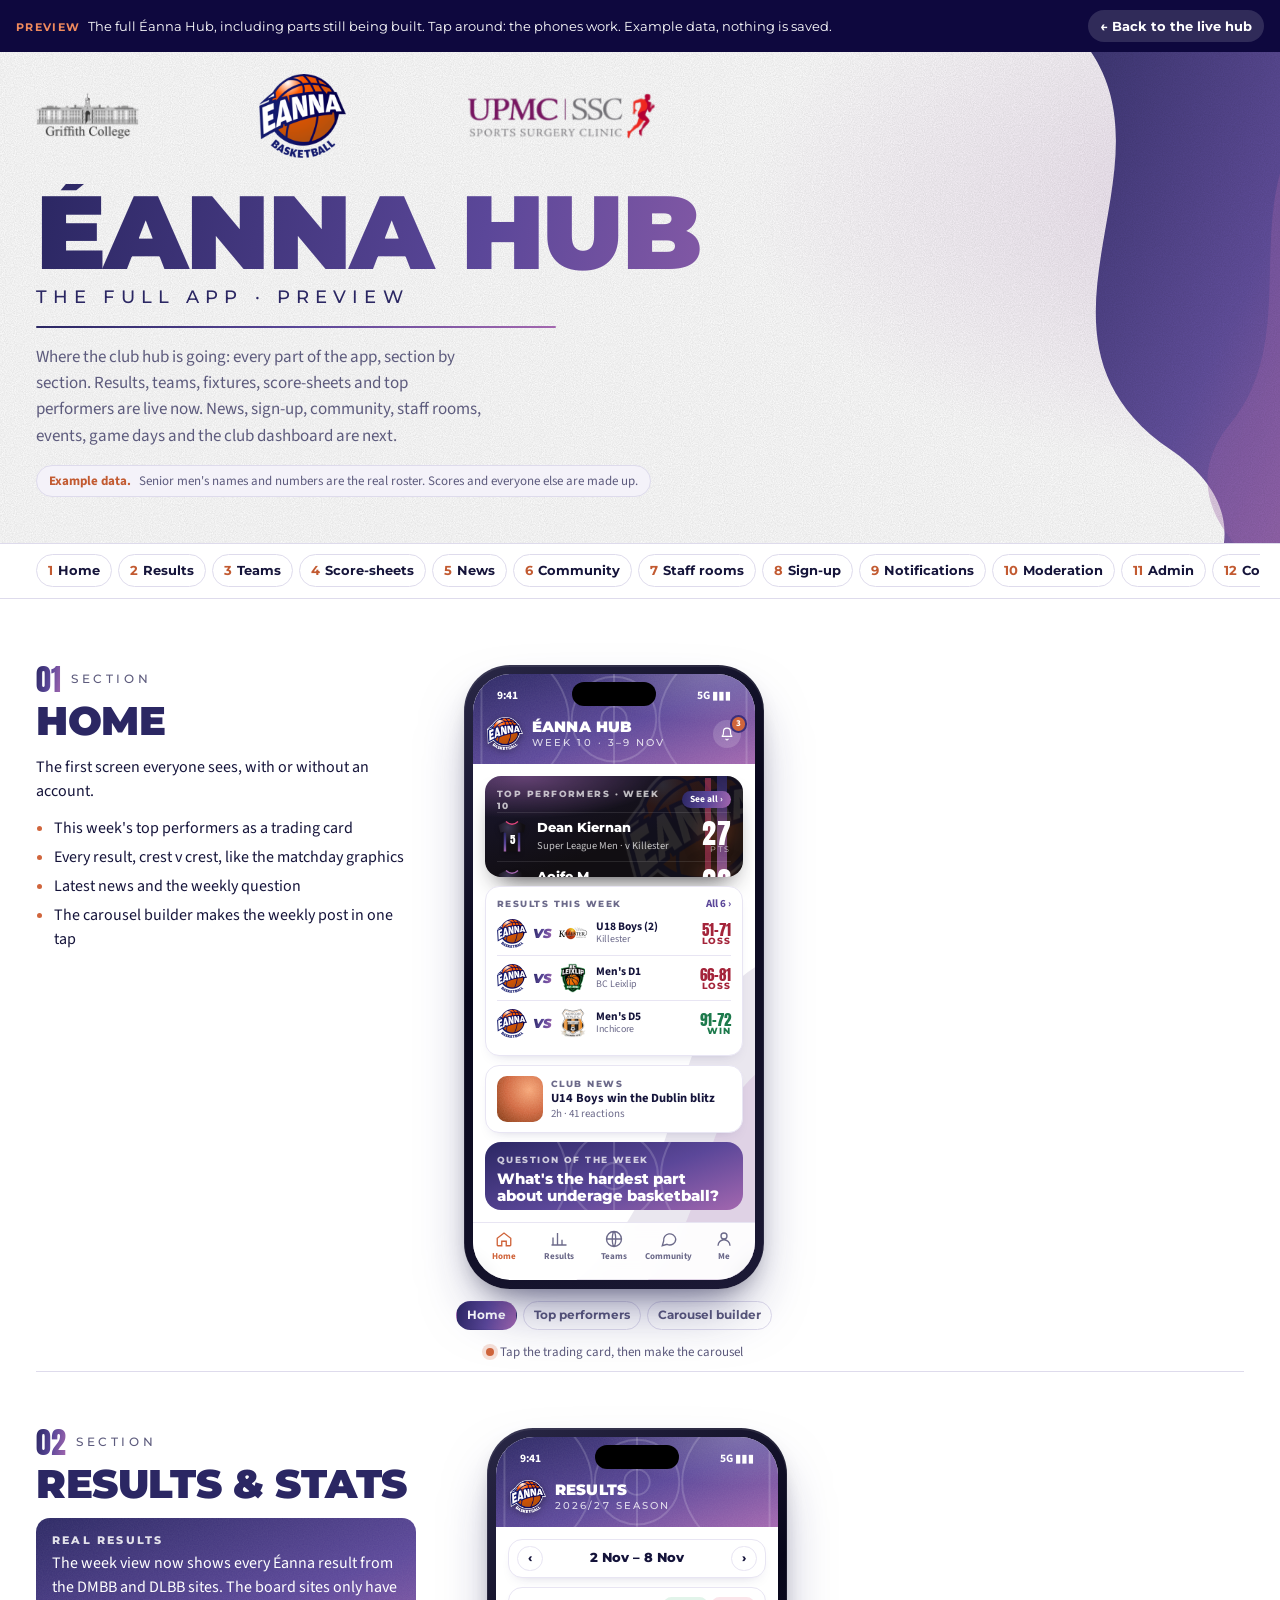
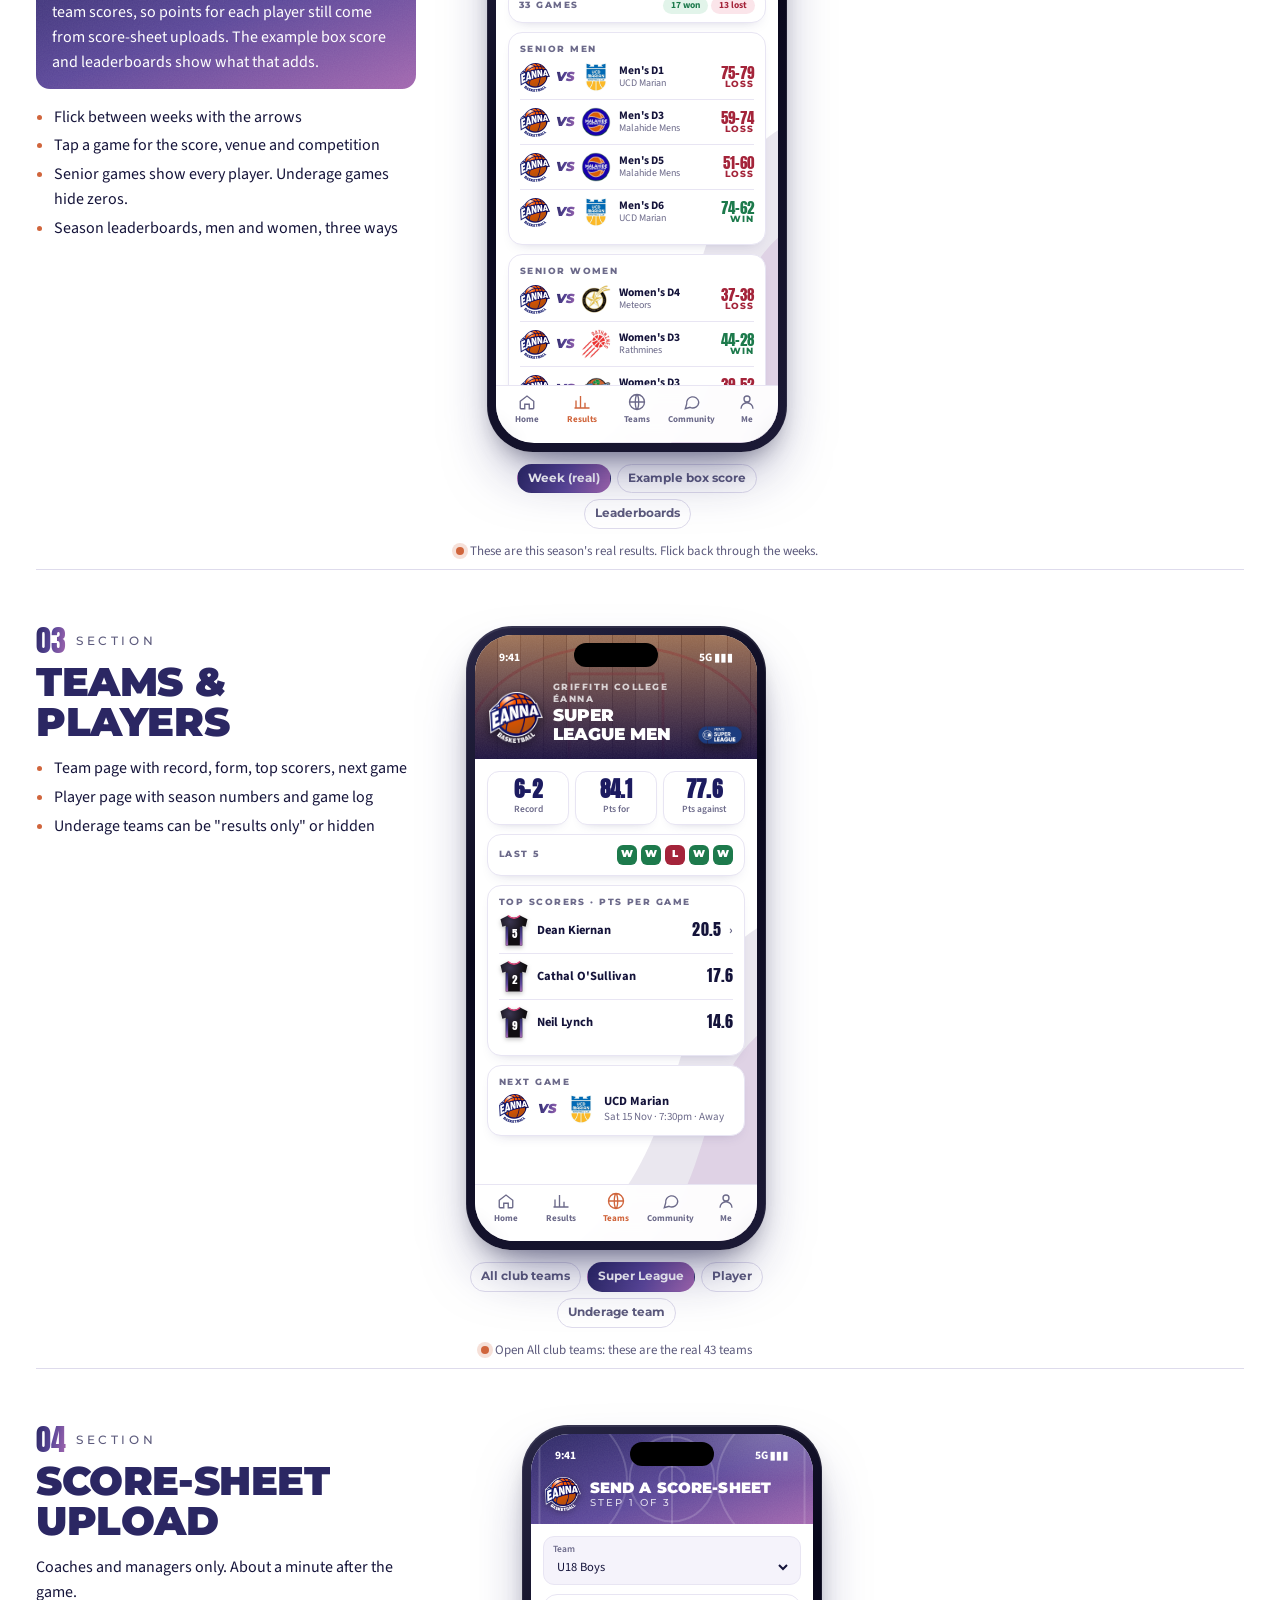
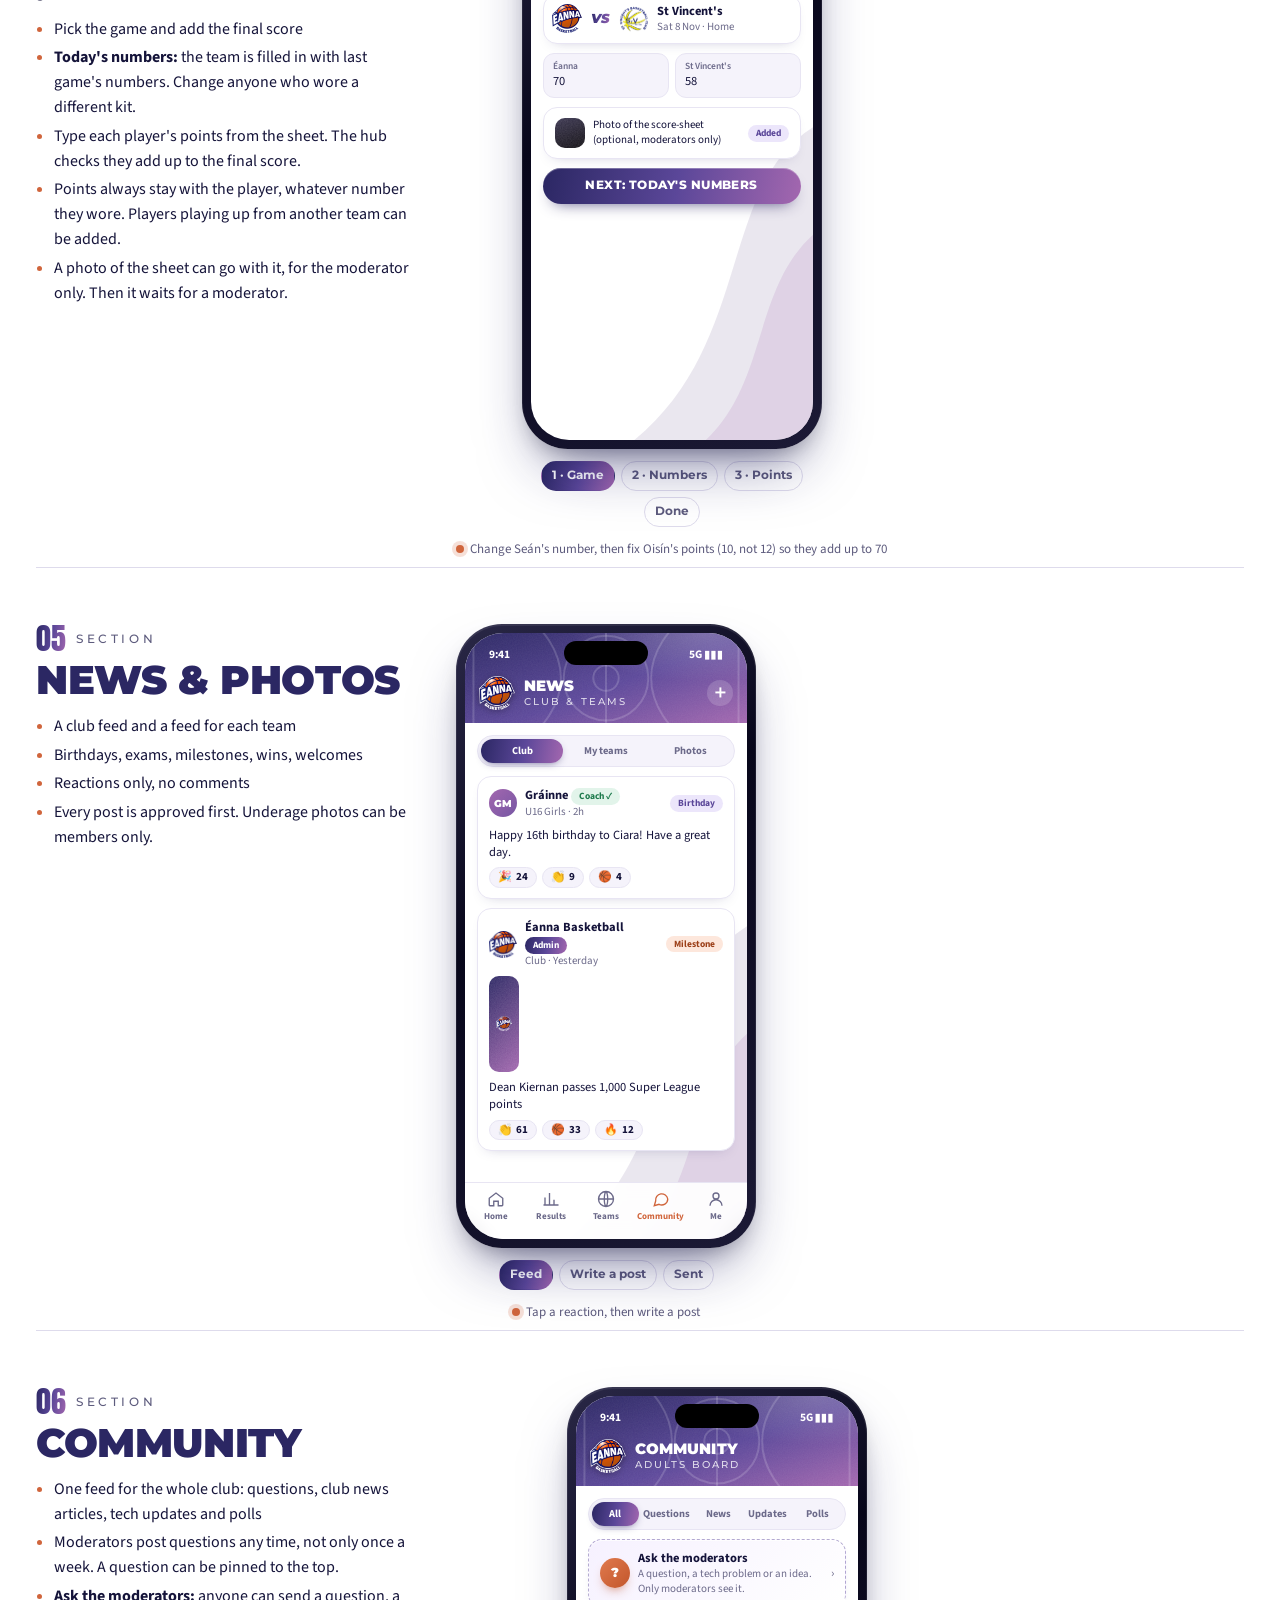
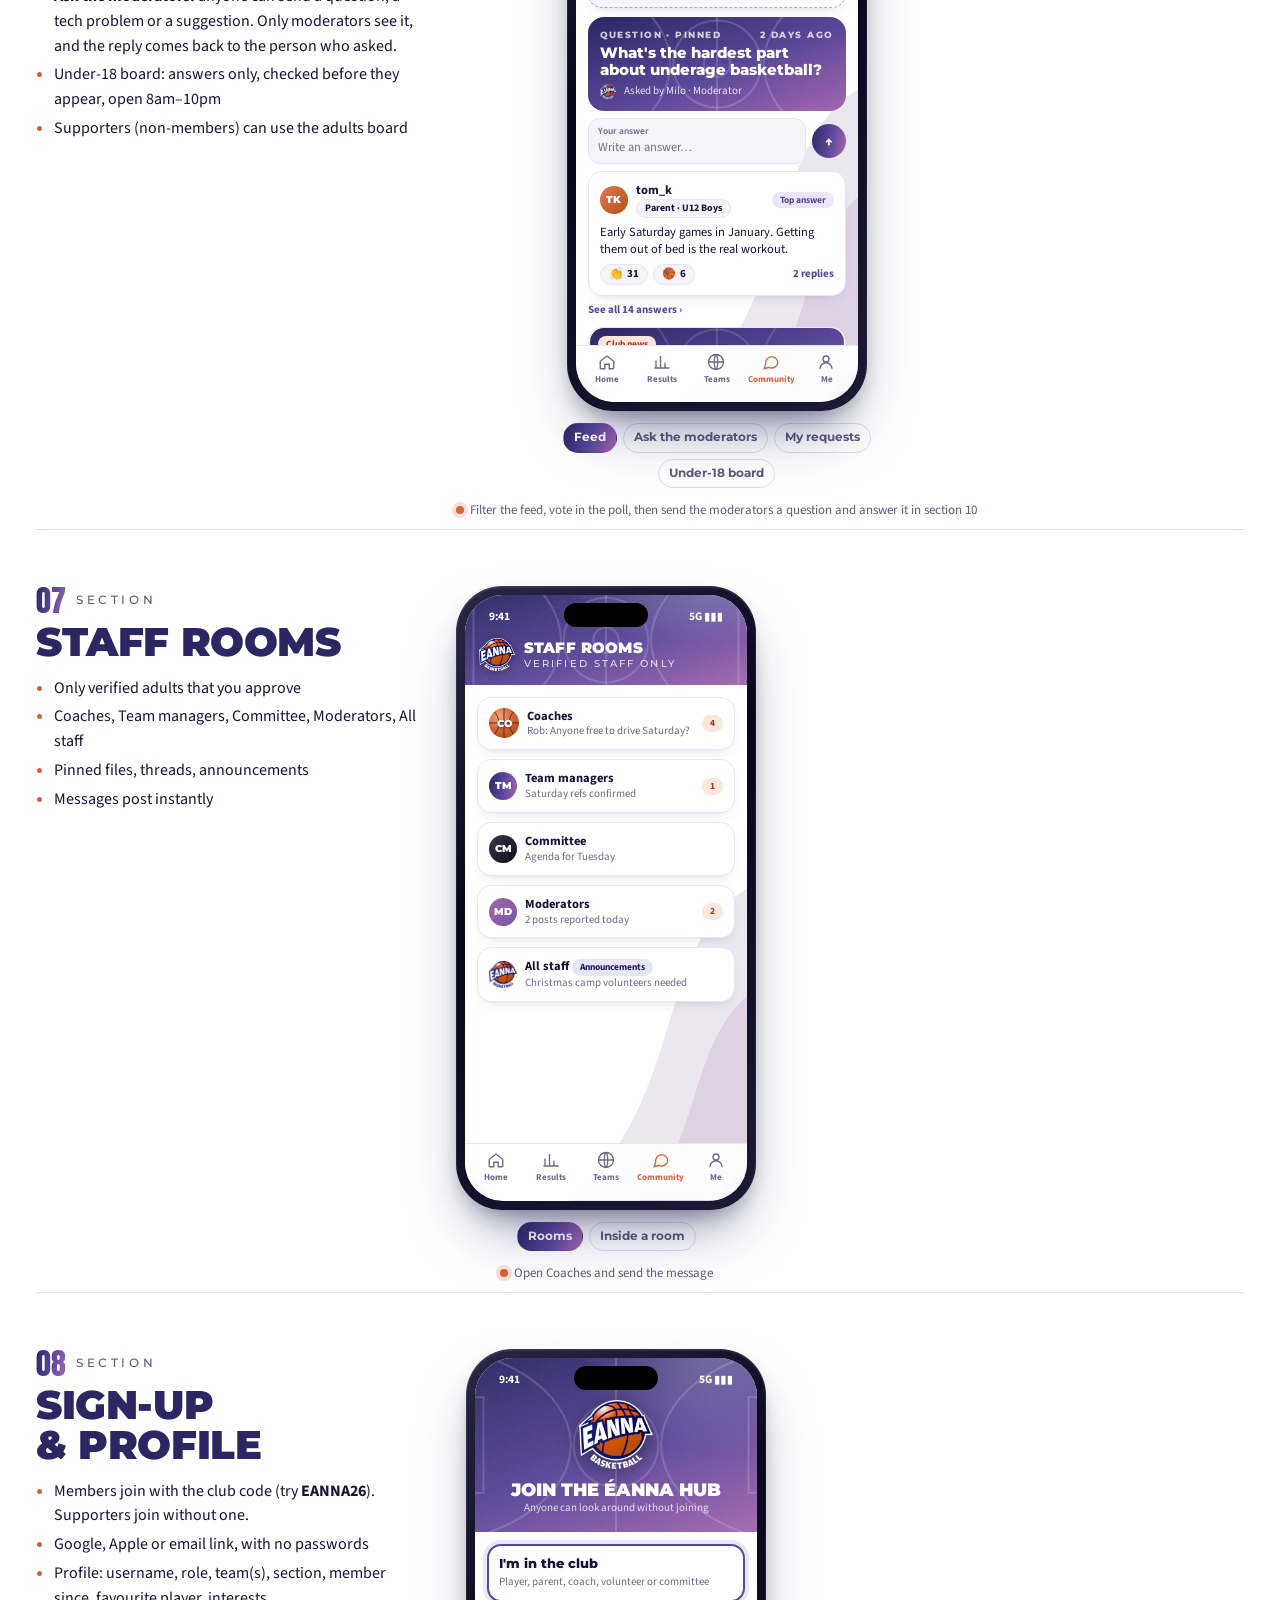
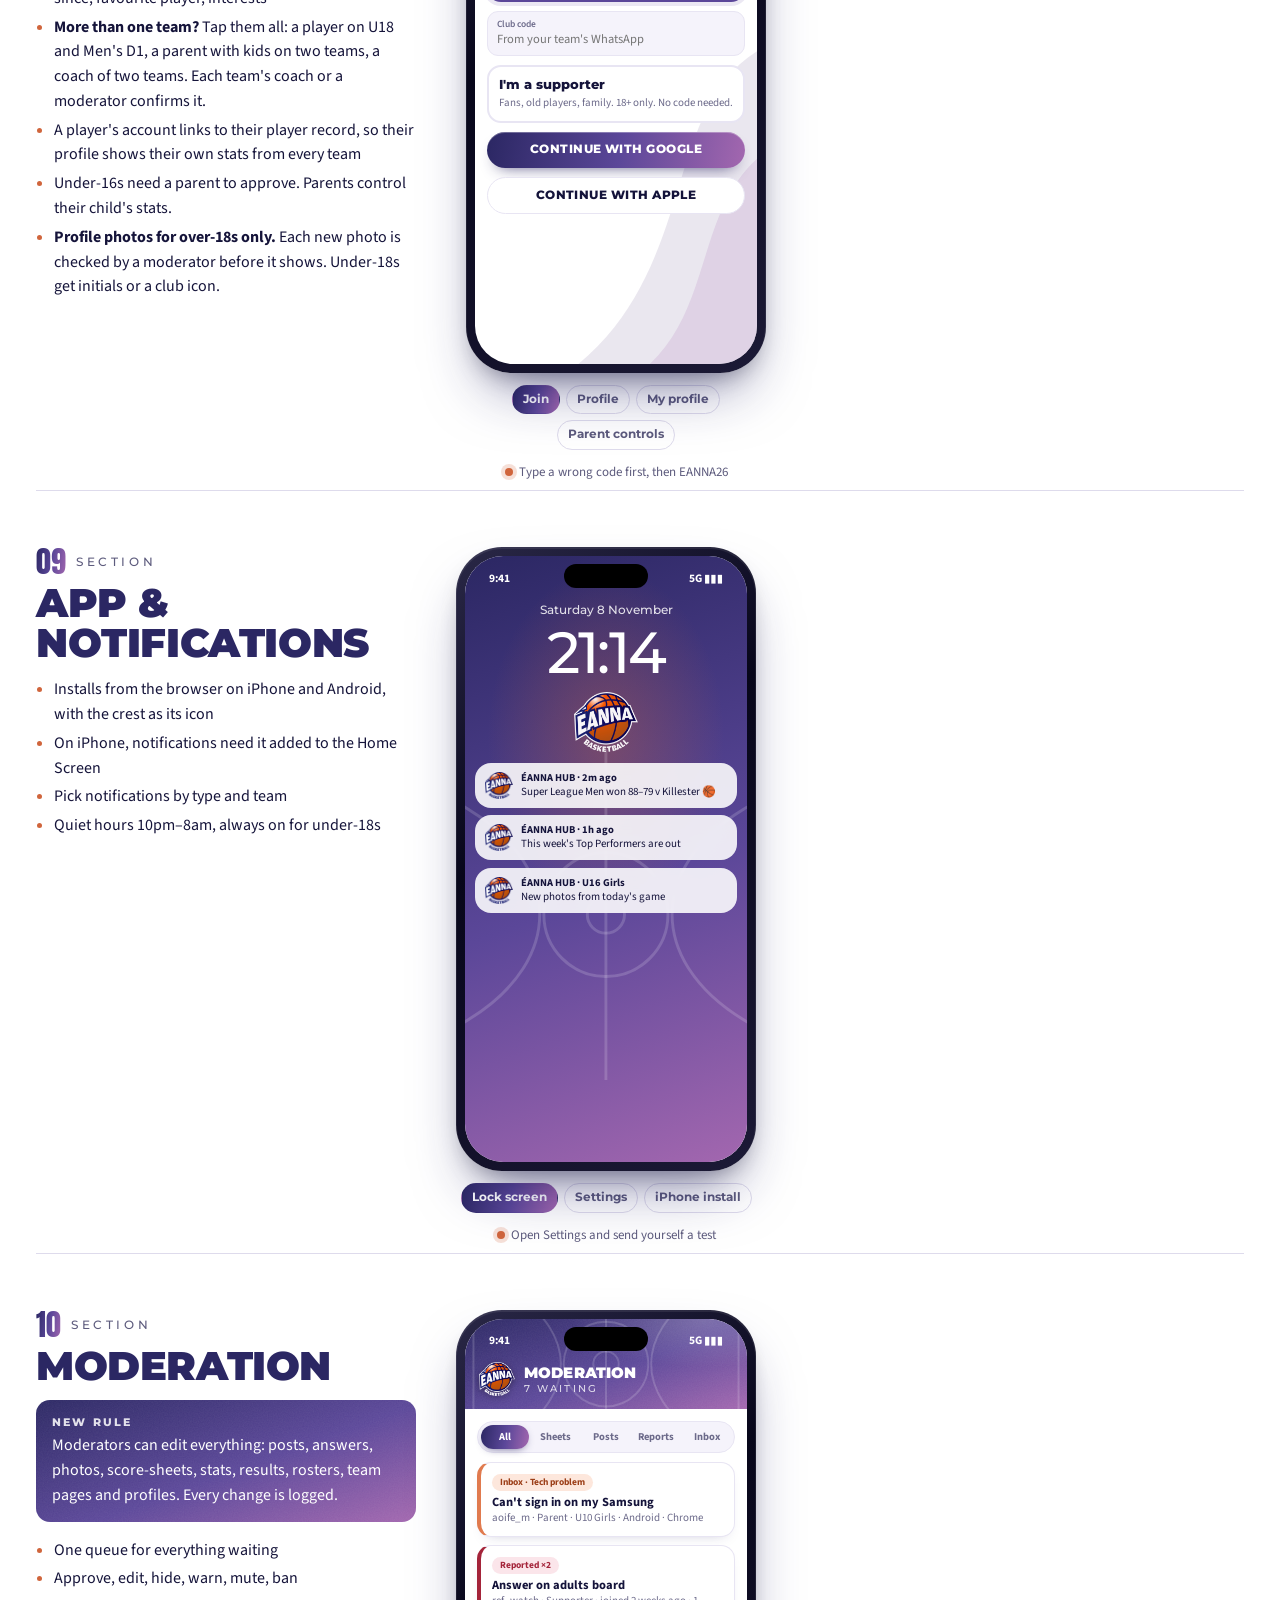
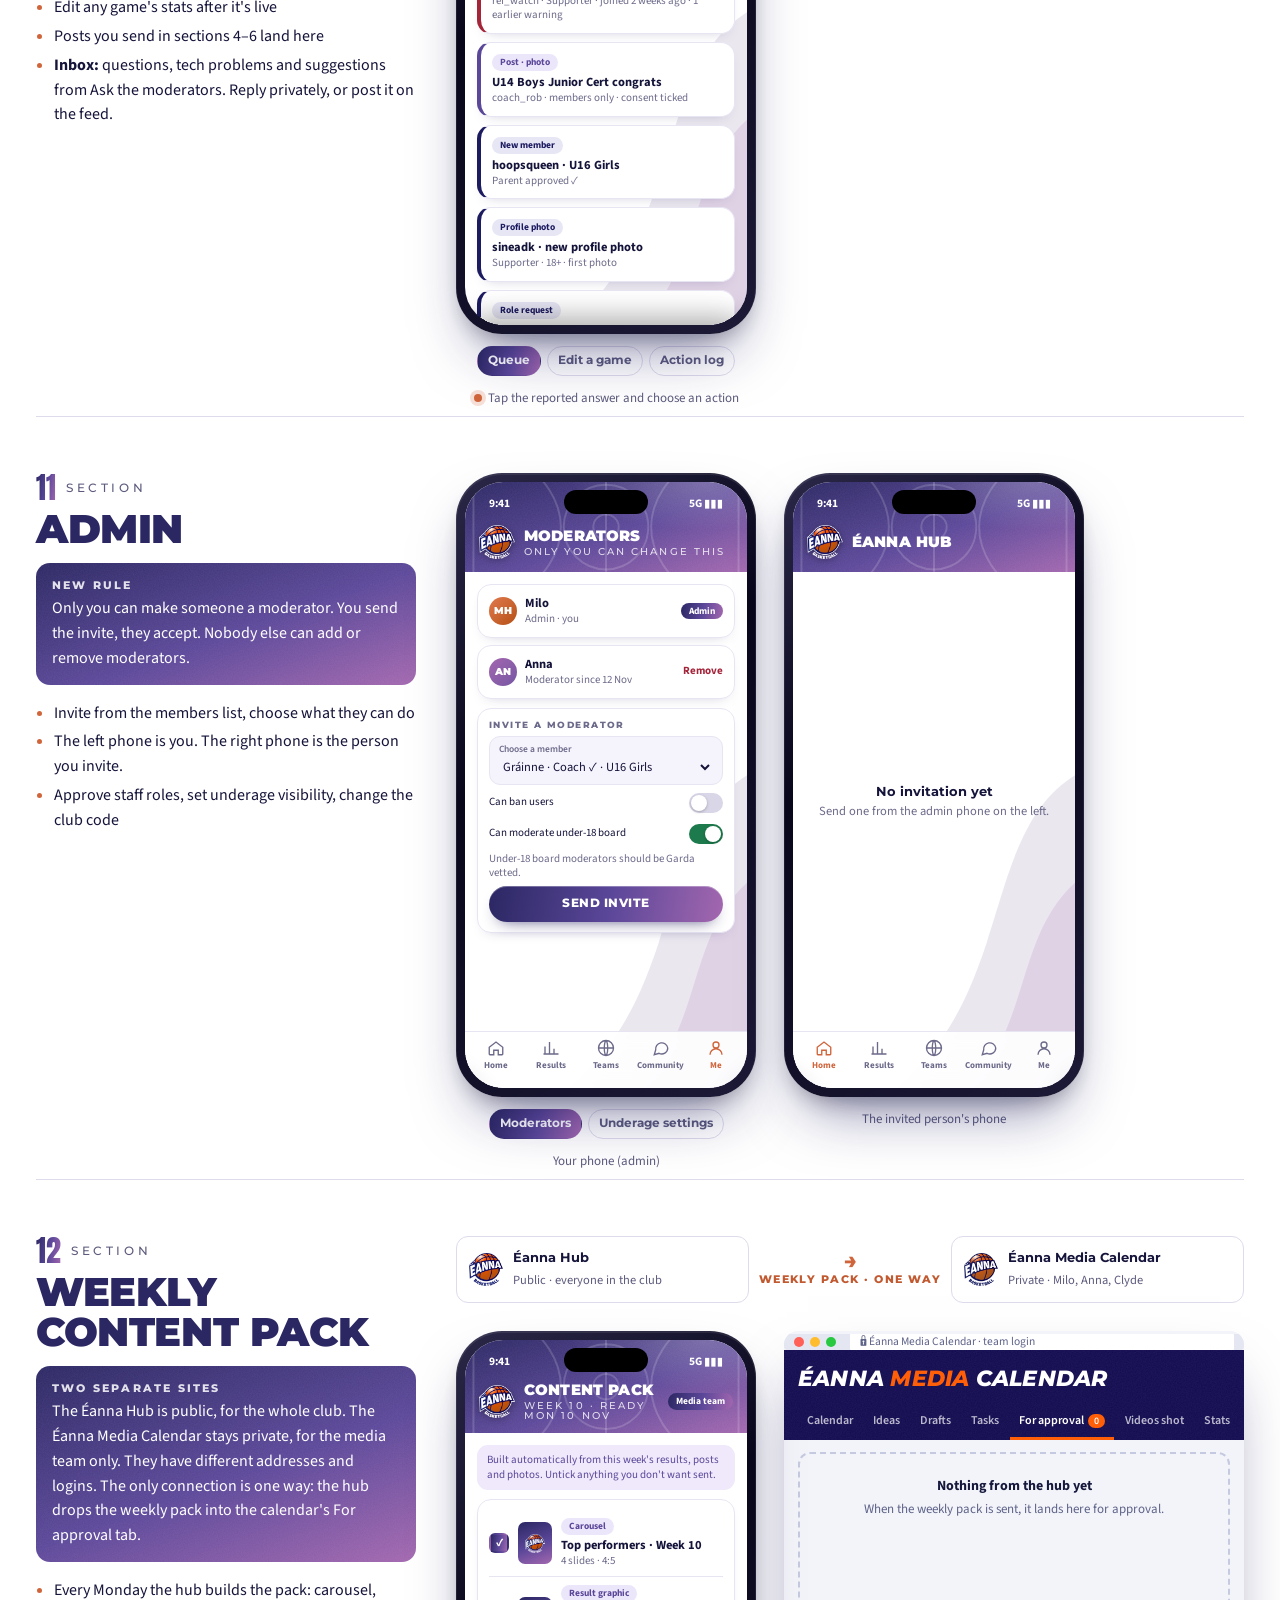
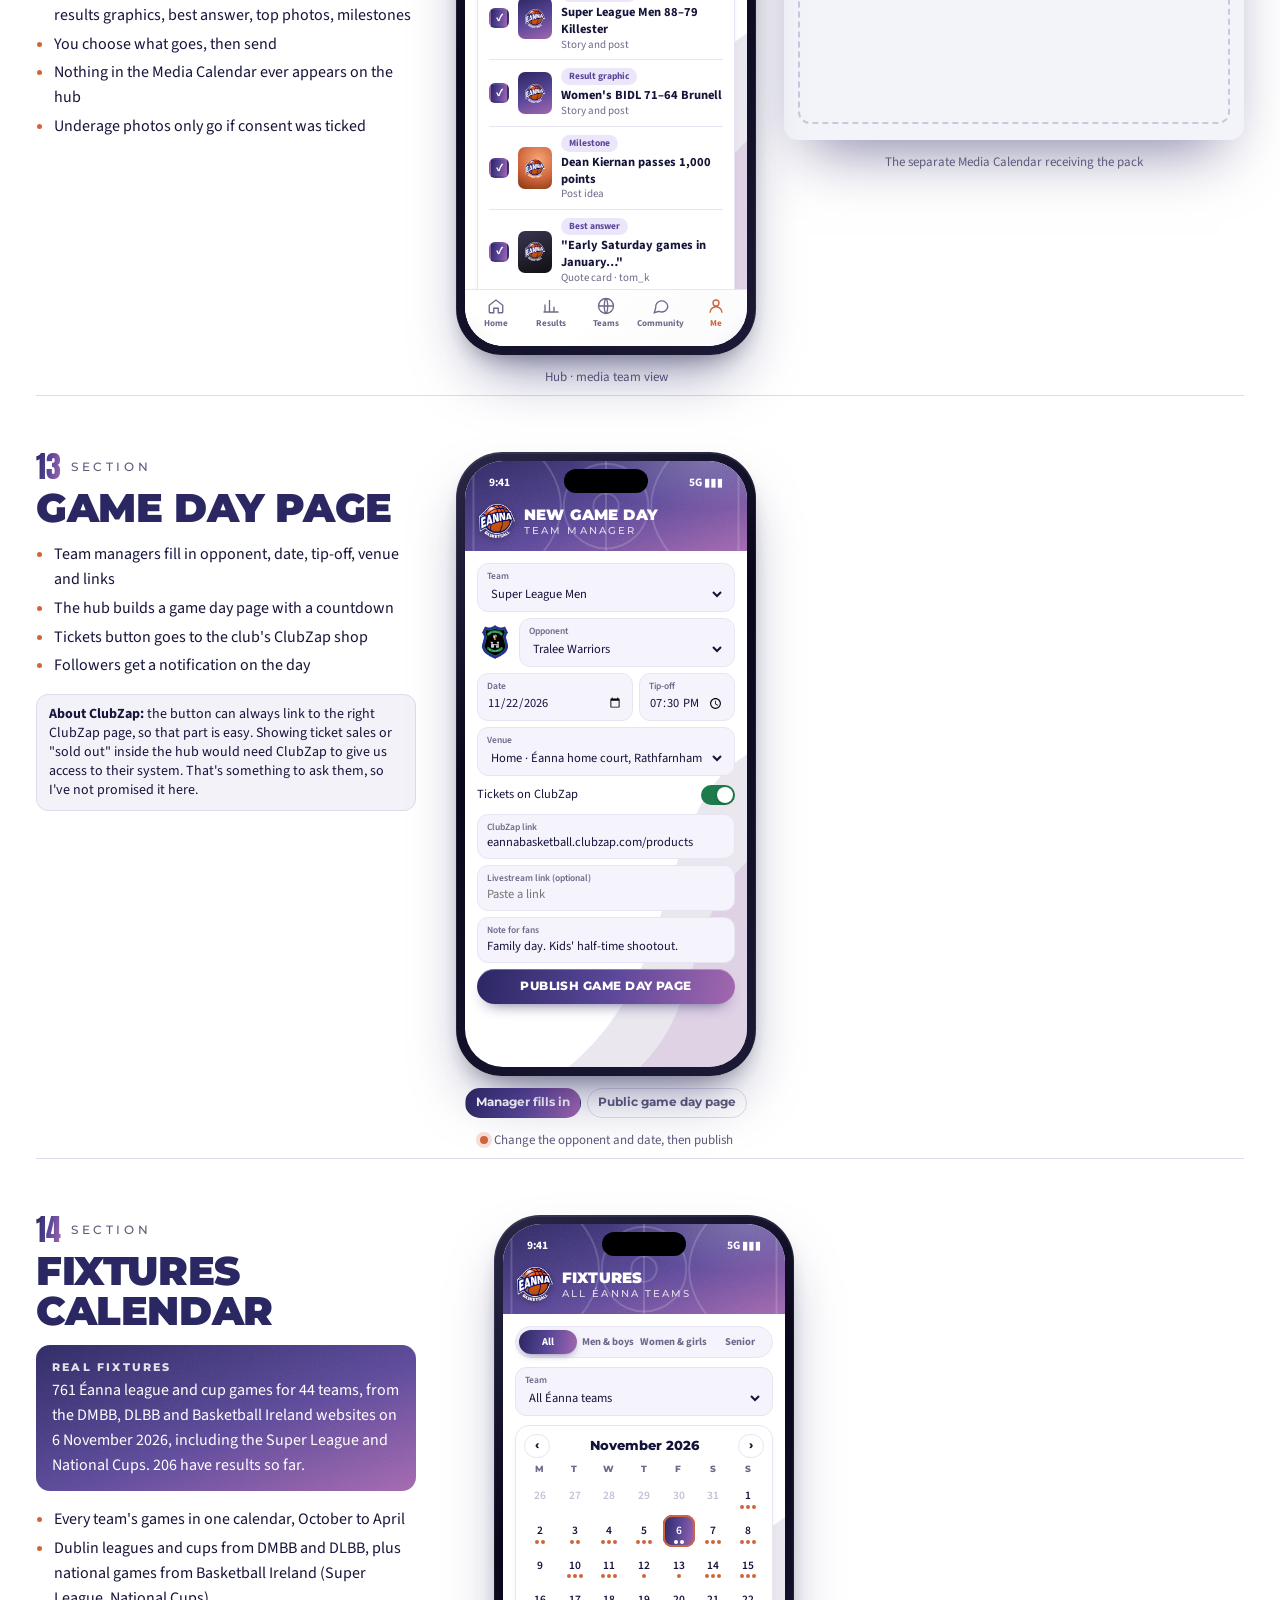
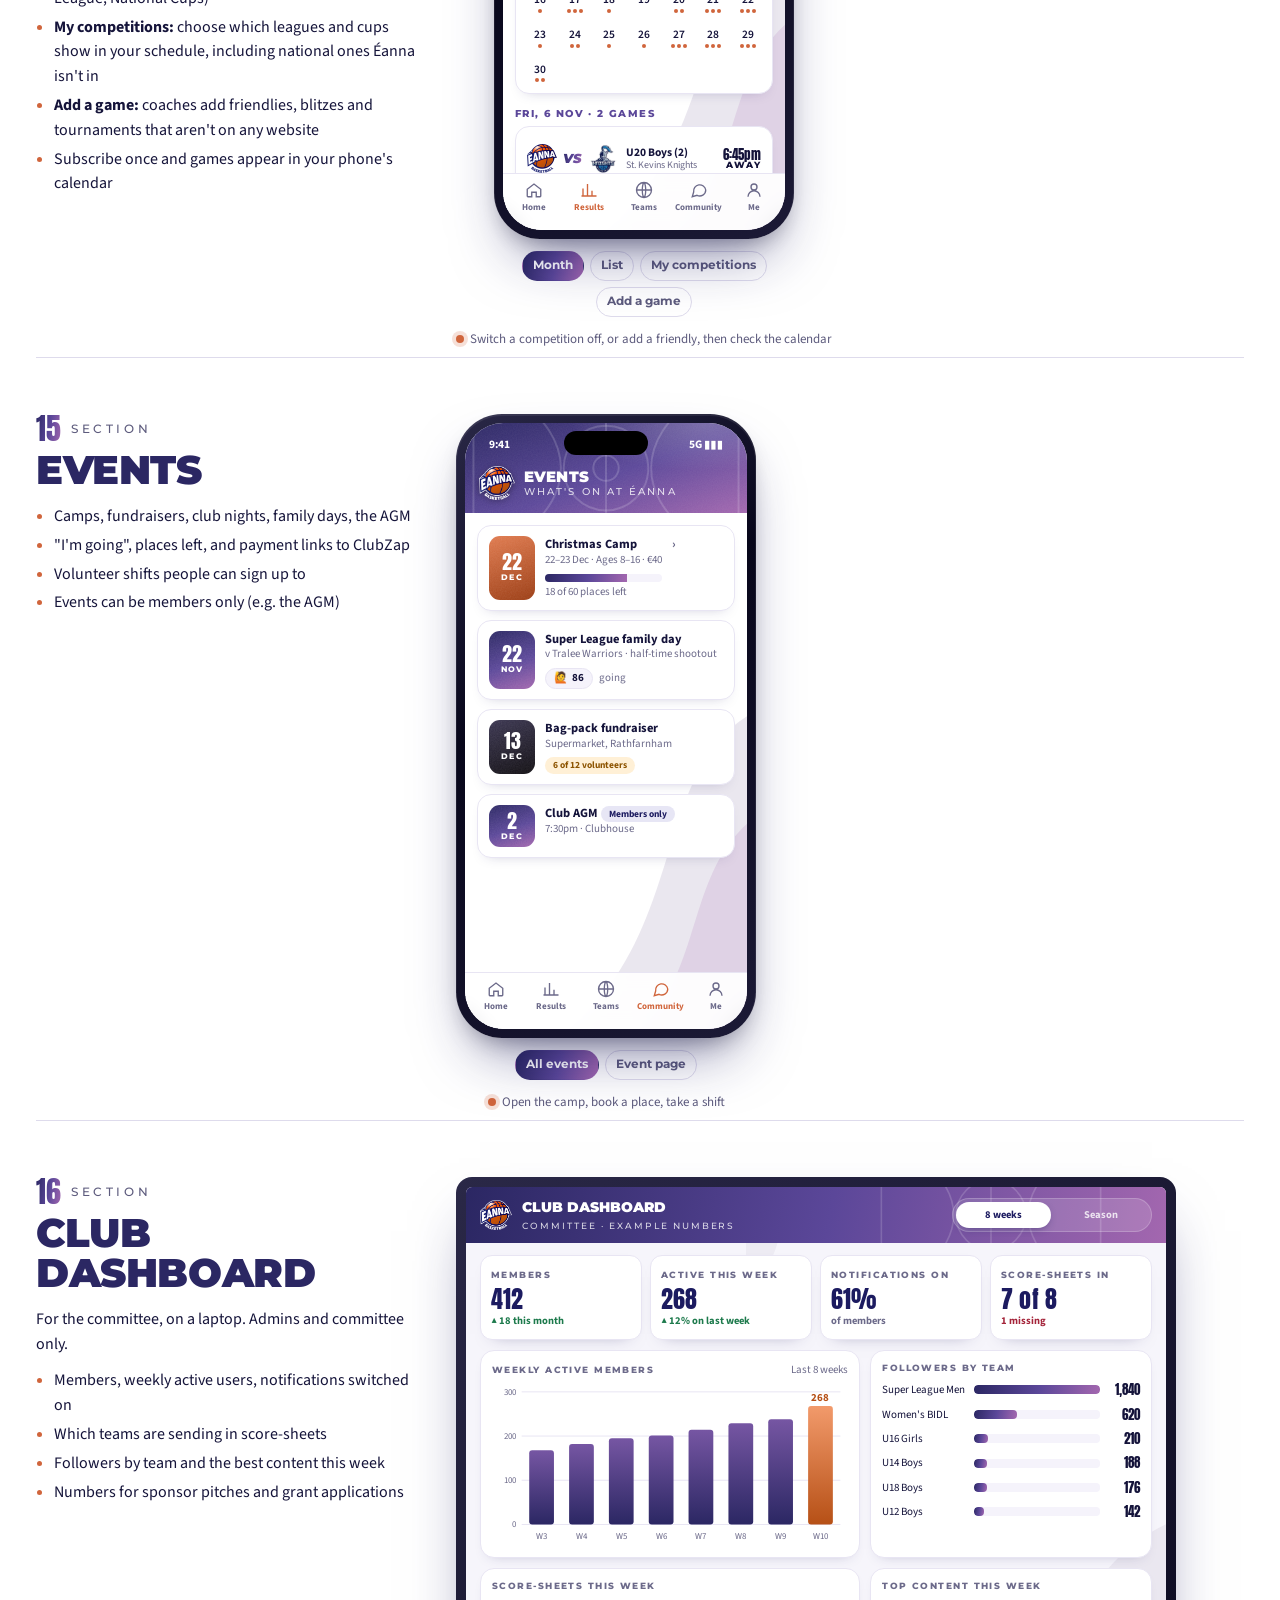
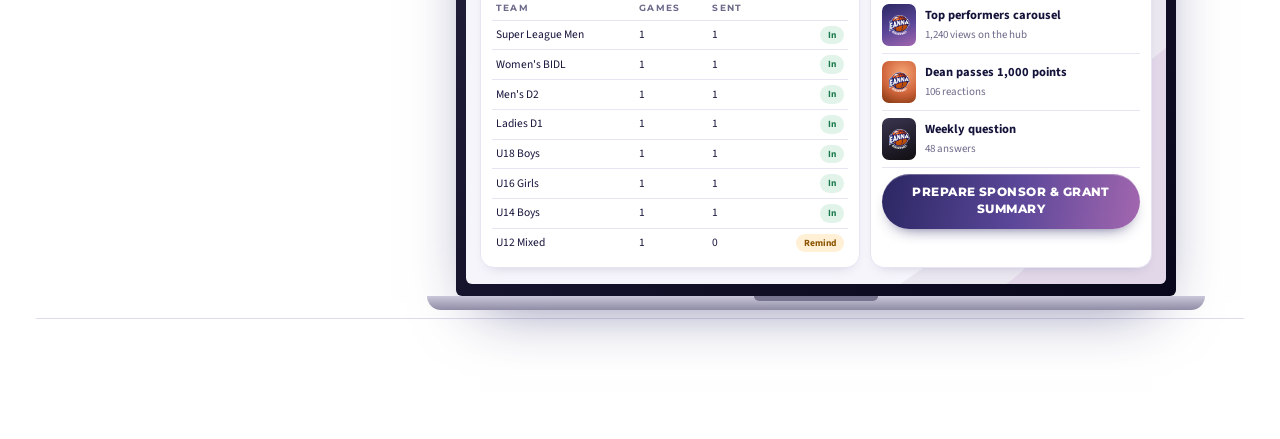
<file: preview.html>
<!doctype html>
<html lang="en-IE">
<head>
<meta name="viewport" content="width=device-width, initial-scale=1, viewport-fit=cover">
<meta name="robots" content="noindex">
<meta charset="utf-8">
<title>Éanna Hub · Full app preview</title>
<meta name="claude:viewport-fit-sides" content="cover">
<link rel="preconnect" href="https://fonts.googleapis.com">
<link rel="preconnect" href="https://fonts.gstatic.com" crossorigin>
<link href="https://fonts.googleapis.com/css2?family=Anton&family=Montserrat:ital,wght@0,400;0,500;0,700;0,800;0,900;1,800;1,900&family=Source+Sans+3:wght@400;600;700&display=swap" rel="stylesheet">
<style>
/* Layout: matchday-graphic walkthrough. Hero styled like the club's IG posts (sponsor bar, gradient caps, purple swoosh). Each section = notes + questions on the left, a live phone on the right. Layering: texture -> court lines -> subject -> light -> grain. */
:root{
  --navy:#1C1B60; --midnight:#0E083E; --orange:#D0653C; --orange-dk:#B65016;
  --indigo:#2B2763; --purple:#5B4799; --violet:#7656A3; --orchid:#A367AF; --mist:#DFDBE7; --kit:#110E12; --pink:#E0457B;
  --grad:linear-gradient(100deg,#2B2763 0%,#5B4799 52%,#A367AF 100%);
  --grad-v:linear-gradient(160deg,#2B2763 0%,#5B4799 55%,#A367AF 100%);
  /* page (theme-aware) */
  --bg:#ffffff; --bg2:#f4f2f9; --ink:#15143a; --muted:#5d5b7d; --line:#dedbec; --card:#ffffff; --accent:#C25A31; --head:#2B2763;
  --show-lt:block; --show-dk:none;
  /* app (fixed light, like the club graphics) */
  --a-bg:#ffffff; --a-ink:#14133a; --a-mut:#6c6a8a; --a-line:#e8e5f3; --a-soft:#f5f3fb;
  --ok:#1d7a4c; --okbg:#e2f4ea; --warn:#8d5400; --warnbg:#fff0d6; --no:#a4243a; --nobg:#fbe5ea;
  --display:"Montserrat",system-ui,sans-serif; --num:"Anton","Impact",system-ui,sans-serif; --body:"Source Sans 3",system-ui,-apple-system,"Segoe UI",sans-serif;
  --grain:url("data:image/svg+xml,%3Csvg xmlns='http://www.w3.org/2000/svg' width='180' height='180'%3E%3Cfilter id='n'%3E%3CfeTurbulence type='fractalNoise' baseFrequency='.9' numOctaves='3' stitchTiles='stitch'/%3E%3CfeColorMatrix values='0 0 0 0 0 0 0 0 0 0 0 0 0 0 0 0 0 0 .55 0'/%3E%3C/filter%3E%3Crect width='100%25' height='100%25' filter='url(%23n)'/%3E%3C/svg%3E");
  --grain-w:url("data:image/svg+xml,%3Csvg xmlns='http://www.w3.org/2000/svg' width='180' height='180'%3E%3Cfilter id='n'%3E%3CfeTurbulence type='fractalNoise' baseFrequency='.8' numOctaves='3' stitchTiles='stitch'/%3E%3CfeColorMatrix values='0 0 0 0 1 0 0 0 0 1 0 0 0 0 1 0 0 0 .5 0'/%3E%3C/filter%3E%3Crect width='100%25' height='100%25' filter='url(%23n)'/%3E%3C/svg%3E");
  --court:url("data:image/svg+xml,%3Csvg xmlns='http://www.w3.org/2000/svg' viewBox='0 0 300 160'%3E%3Cg fill='none' stroke='%23fff' stroke-opacity='.16' stroke-width='1.4'%3E%3Ccircle cx='150' cy='80' r='30'/%3E%3Ccircle cx='150' cy='80' r='9'/%3E%3Cpath d='M150 0v160M0 46h56v68H0M300 46h-56v68h56'/%3E%3Cpath d='M0 8a118 72 0 0 1 0 144M300 8a118 72 0 0 0 0 144'/%3E%3C/g%3E%3C/svg%3E");
  --waves:url("data:image/svg+xml,%3Csvg xmlns='http://www.w3.org/2000/svg' viewBox='0 0 300 620' preserveAspectRatio='none'%3E%3Cpath d='M300 300C200 360 236 520 110 620H300Z' fill='%23DFDBE7' fill-opacity='.65'/%3E%3Cpath d='M300 410C236 466 252 560 186 620H300Z' fill='%23A367AF' fill-opacity='.16'/%3E%3Cpath d='M0 0C40 30 20 70 0 90Z' fill='%23DFDBE7' fill-opacity='.5'/%3E%3C/svg%3E");
  --seams:url("data:image/svg+xml,%3Csvg xmlns='http://www.w3.org/2000/svg' viewBox='0 0 40 40'%3E%3Cg fill='none' stroke='%233b1606' stroke-opacity='.75' stroke-width='1.3'%3E%3Cpath d='M20 0v40M0 20h40M7 5c8 8 8 22 0 30M33 5c-8 8-8 22 0 30'/%3E%3C/g%3E%3C/svg%3E");
}
@media (prefers-color-scheme:dark){:root:not([data-theme="light"]){--bg:#0b0820;--bg2:#120e2e;--ink:#eeecfa;--muted:#aaa7cc;--line:#2c2856;--card:#171338;--accent:#F08A5D;--head:#c9bff5;--show-lt:none;--show-dk:block;color-scheme:dark}}
:root[data-theme="dark"]{--bg:#0b0820;--bg2:#120e2e;--ink:#eeecfa;--muted:#aaa7cc;--line:#2c2856;--card:#171338;--accent:#F08A5D;--head:#c9bff5;--show-lt:none;--show-dk:block;color-scheme:dark}
*{box-sizing:border-box}
[hidden]{display:none!important}
body{background:var(--bg);color:var(--ink);font-family:var(--body);font-size:16px;line-height:1.55}
button{font:inherit;color:inherit;background:none;border:0;padding:0;cursor:pointer}
button:focus-visible,textarea:focus-visible,input:focus-visible,select:focus-visible{outline:2px solid var(--orange);outline-offset:2px}
.lt{display:var(--show-lt)} .dk{display:var(--show-dk)}
.grain{position:absolute;inset:0;background-image:var(--grain);opacity:.22;mix-blend-mode:multiply;pointer-events:none}
.grain.w{background-image:var(--grain-w);opacity:.14;mix-blend-mode:screen}

/* ---------- hero ---------- */
.hero{position:relative;overflow:hidden;background:var(--bg);border-bottom:1px solid var(--line)}
.hero::before{content:"";position:absolute;inset:0;background:radial-gradient(60% 80% at 100% 30%,rgba(163,103,175,.22),transparent 70%),var(--bg)}
.swoosh{position:absolute;right:-6%;top:-10%;width:58%;height:130%;pointer-events:none}
.hero-in{position:relative;max-width:1240px;margin:0 auto;padding-block:22px 46px;padding-left:max(16px,env(safe-area-inset-left,0px));padding-right:max(16px,env(safe-area-inset-right,0px))}
.spons{display:flex;align-items:center;justify-content:space-between;gap:16px;max-width:620px}
.spons img{height:46px;width:auto}
.spons .crest{height:84px}
.hero h1{margin:26px 0 4px;font-family:var(--display);font-weight:900;font-size:clamp(46px,9vw,104px);line-height:.92;letter-spacing:-.02em;text-transform:uppercase;background:var(--grad);-webkit-background-clip:text;background-clip:text;color:transparent;max-width:12ch}
.wide{font-family:var(--display);font-weight:500;letter-spacing:.34em;text-transform:uppercase;font-size:clamp(13px,1.8vw,18px);color:var(--head)}
.rule{height:2px;width:min(520px,80%);background:var(--grad);margin:14px 0 16px;border-radius:2px}
.hero p{max-width:56ch;margin:0;color:var(--muted);font-size:17px}
.hero .ex{display:inline-flex;gap:8px;align-items:center;margin-top:16px;font-size:13px;color:var(--muted);background:var(--bg2);border:1px solid var(--line);border-radius:999px;padding:5px 12px}
.hero .ex b{color:var(--accent)}

/* ---------- nav ---------- */
@media (max-width:700px){.swoosh{opacity:.3;width:80%}}
.nav{position:sticky;top:env(safe-area-inset-top,0px);z-index:20;background:var(--bg);background:color-mix(in srgb,var(--bg) 88%,transparent);backdrop-filter:blur(10px);-webkit-backdrop-filter:blur(10px);border-bottom:1px solid var(--line)}
body::before{content:"";position:fixed;inset:0 0 auto;height:env(safe-area-inset-top,0px);z-index:21;background:var(--bg)}
.nav-in{max-width:1240px;margin:0 auto;display:flex;gap:6px;overflow-x:auto;scrollbar-width:none;padding-block:10px;padding-left:max(16px,env(safe-area-inset-left,0px));padding-right:max(16px,env(safe-area-inset-right,0px))}
.nav-in::-webkit-scrollbar{display:none}
.nav a{flex:none;font-family:var(--display);font-weight:700;font-size:12.5px;text-decoration:none;color:var(--ink);padding:6px 11px;border-radius:999px;border:1px solid var(--line);background:var(--card);white-space:nowrap}
.nav a b{color:var(--accent);margin-right:5px}
.nav a:hover{border-color:var(--orange)}

/* ---------- sections ---------- */
.page{max-width:1240px;margin:0 auto;padding-block:10px 120px;padding-left:max(16px,env(safe-area-inset-left,0px));padding-right:max(16px,env(safe-area-inset-right,0px))}
section.s{display:grid;grid-template-columns:minmax(0,380px) minmax(0,1fr);gap:40px;padding-block:56px 8px;border-bottom:1px solid var(--line);scroll-margin-top:60px}
.notes{min-width:0}
.kick{display:flex;align-items:center;gap:10px;font-family:var(--display);font-weight:500;letter-spacing:.3em;font-size:12px;text-transform:uppercase;color:var(--muted)}
.kick .n{font-family:var(--num);font-size:30px;letter-spacing:0;line-height:1;background:var(--grad);-webkit-background-clip:text;background-clip:text;color:transparent}
.notes h2{font-family:var(--display);font-weight:900;text-transform:uppercase;font-size:clamp(28px,3.4vw,40px);line-height:1;margin:6px 0 14px;letter-spacing:-.01em;color:var(--head);text-wrap:balance}
.notes p{margin:0 0 12px;max-width:52ch}
.notes ul{margin:0 0 16px;padding-left:18px}
.notes li{margin:4px 0}
.notes li::marker{color:var(--orange)}
.rulebox{position:relative;overflow:hidden;border-radius:14px;padding:14px 16px;margin:0 0 16px;color:#fff;background:var(--grad-v)}
.rulebox b{display:block;font-family:var(--display);font-weight:800;font-size:11px;letter-spacing:.2em;text-transform:uppercase;opacity:.85;margin-bottom:2px}
.rulebox p{margin:0;position:relative}
.qs{border:1px solid var(--line);background:var(--card);border-radius:14px;padding:14px 16px}
.qs h3{margin:0 0 8px;font-family:var(--display);font-weight:800;font-size:11px;letter-spacing:.2em;text-transform:uppercase;color:var(--accent)}
.qs label{display:block;margin:0 0 12px}
.qs label:last-child{margin-bottom:0}
.qs label span{display:block;font-weight:600;font-size:15px;margin-bottom:4px}
.qs textarea{width:100%;min-height:44px;resize:vertical;border:1px solid var(--line);border-radius:10px;background:var(--bg2);color:var(--ink);font:inherit;font-size:15px;padding:8px 10px}
.stage{min-width:0;display:flex;flex-wrap:wrap;gap:28px;align-items:flex-start}
.unit{display:grid;gap:12px;justify-items:center}
.chips{display:flex;flex-wrap:wrap;justify-content:center;gap:6px;max-width:320px}
.chips button{font-family:var(--display);font-weight:700;font-size:11.5px;padding:5px 10px;border-radius:999px;border:1px solid var(--line);background:var(--card);color:var(--muted)}
.chips button.on{background:var(--grad);color:#fff;border-color:transparent}
.unit .cap{font-size:13px;color:var(--muted);text-align:center;max-width:300px}
.tip{font-size:13px;color:var(--muted);display:flex;gap:6px;align-items:center}
.tip::before{content:"";width:8px;height:8px;border-radius:50%;background:var(--orange);box-shadow:0 0 0 4px rgba(208,101,60,.2);animation:pulse 1.8s infinite}
@keyframes pulse{50%{box-shadow:0 0 0 7px rgba(208,101,60,0)}}

/* ---------- phone ---------- */
.ph{width:300px;max-width:100%;height:624px;border-radius:46px;padding:9px;background:linear-gradient(145deg,#2a2847,#07061a 40%,#1c1a36);box-shadow:0 1px 0 1px rgba(255,255,255,.08) inset,0 30px 60px -20px rgba(28,27,96,.55),0 12px 24px -12px rgba(0,0,0,.4);position:relative;flex:none}
.scrn{position:relative;width:100%;height:100%;border-radius:38px;overflow:hidden;background:var(--a-bg);color:var(--a-ink);font-family:var(--body);font-size:12.5px;line-height:1.35}
.scrn::before{content:"";position:absolute;inset:0;background:var(--waves) no-repeat center/100% 100%}
.island{position:absolute;top:8px;left:50%;transform:translateX(-50%);width:84px;height:24px;border-radius:14px;background:#000;z-index:30}
.scr{position:absolute;inset:0;display:flex;flex-direction:column;opacity:0;visibility:hidden;transform:translateX(14px);transition:opacity .28s ease,transform .28s ease,visibility 0s .28s}
.scr.on{opacity:1;visibility:visible;transform:none;transition:opacity .28s ease,transform .28s ease}
.sb{height:40px;flex:none;display:flex;justify-content:space-between;align-items:center;padding:4px 24px 0;font-size:11.5px;font-weight:700;position:relative;z-index:2}
.top{position:relative;flex:none;color:#fff;overflow:hidden;background:var(--grad-v)}
.top::before{content:"";position:absolute;inset:0;background:var(--court) center/150% auto no-repeat}
.top::after{content:"";position:absolute;inset:0;background:radial-gradient(80% 90% at 85% 0%,rgba(255,255,255,.22),transparent 60%)}
.top .sb{color:#fff}
.ah{position:relative;z-index:2;display:flex;align-items:center;gap:9px;padding:2px 14px 12px}
.ah .crest{width:36px;height:36px;object-fit:contain;filter:drop-shadow(0 2px 3px rgba(0,0,0,.35))}
.ah .t{flex:1;min-width:0;font-family:var(--display);font-weight:900;font-size:15px;line-height:1.05;text-transform:uppercase;letter-spacing:.01em}
.ah .t small{display:block;font-family:var(--display);font-weight:500;font-size:9.5px;letter-spacing:.22em;opacity:.8;margin-top:3px}
.ah .back{width:26px;height:26px;border-radius:50%;background:rgba(255,255,255,.16);display:grid;place-items:center;font-size:14px;font-weight:700}
.bell{position:relative;width:28px;height:28px;border-radius:50%;background:rgba(255,255,255,.16);display:grid;place-items:center}
.bell svg{width:14px;height:14px}
.bell i{position:absolute;top:-3px;right:-4px;background:var(--orange);color:#fff;font-style:normal;font-size:9px;font-weight:800;border-radius:999px;padding:0 4px;line-height:14px;box-shadow:0 0 0 2px #3b2f7c}
.bd{position:relative;z-index:1;flex:1;overflow-y:auto;overflow-x:hidden;padding:12px;display:flex;flex-direction:column;gap:9px;scrollbar-width:none}
.bd::-webkit-scrollbar{display:none}
.tb{position:relative;z-index:2;flex:none;display:grid;grid-template-columns:repeat(5,1fr);background:rgba(255,255,255,.92);backdrop-filter:blur(8px);border-top:1px solid var(--a-line);padding:7px 4px 16px}
.tb span{display:grid;justify-items:center;gap:3px;font-size:9px;font-weight:700;color:var(--a-mut)}
.tb svg{width:18px;height:18px;stroke:currentColor;fill:none;stroke-width:1.8}
.tb span.on{color:var(--orange)}

/* app components */
.cd{position:relative;background:#fff;border:1px solid var(--a-line);border-radius:14px;padding:10px 11px;box-shadow:0 1px 0 rgba(255,255,255,.8) inset,0 6px 14px -10px rgba(43,39,99,.35)}
.lbl{font-family:var(--display);font-weight:800;font-size:9px;letter-spacing:.16em;text-transform:uppercase;color:var(--a-mut)}
.gt{font-family:var(--display);font-weight:900;text-transform:uppercase;background:var(--grad);-webkit-background-clip:text;background-clip:text;color:transparent}
.h{font-family:var(--display);font-weight:800;font-size:14px;line-height:1.15}
.mut{color:var(--a-mut)} .sm{font-size:11px}
.row{display:flex;align-items:center;gap:8px;min-width:0}
.row>.f{flex:1;min-width:0}
.sp{justify-content:space-between}
.n{font-family:var(--num);font-weight:400;letter-spacing:.01em;font-variant-numeric:tabular-nums}
.pill{display:inline-block;font-size:9.5px;font-weight:700;border-radius:999px;padding:2px 8px;white-space:nowrap;font-family:var(--body)}
.p-ok{background:var(--okbg);color:var(--ok)} .p-warn{background:var(--warnbg);color:var(--warn)} .p-no{background:var(--nobg);color:var(--no)}
.p-pu{background:#ece6fb;color:var(--purple)} .p-or{background:#fde7dc;color:#9c3f18} .p-nv{background:#e7e6f5;color:var(--navy)}
.p-gr{background:var(--grad);color:#fff}
.btn{display:block;width:100%;text-align:center;font-family:var(--display);font-weight:800;font-size:11.5px;letter-spacing:.04em;text-transform:uppercase;border-radius:999px;padding:10px;background:var(--grad);color:#fff;box-shadow:0 8px 16px -10px rgba(43,39,99,.9),0 1px 0 rgba(255,255,255,.3) inset;transition:transform .12s}
.btn:active{transform:scale(.97)}
.btn.or{background:linear-gradient(180deg,#e07a4e,#c2562b)}
.btn.g{background:#fff;color:var(--a-ink);border:1px solid var(--a-line);box-shadow:none}
.btn.r{background:var(--nobg);color:var(--no);box-shadow:none}
.btns{display:grid;grid-template-columns:1fr 1fr;gap:6px}
.btns .btn{padding:8px 6px;font-size:10.5px}
.fld{display:block;background:var(--a-soft);border:1px solid var(--a-line);border-radius:11px;padding:6px 9px}
.fld>span{display:block;font-size:9.5px;color:var(--a-mut);font-weight:600}
.fld input,.fld select,.fld textarea{width:100%;border:0;background:transparent;font:inherit;font-size:12.5px;color:var(--a-ink);padding:1px 0;outline:none;resize:none}
.fld:focus-within{border-color:var(--purple);box-shadow:0 0 0 3px rgba(91,71,153,.15)}
.err{color:var(--no);font-size:11px;font-weight:600}
.tog{width:34px;height:20px;border-radius:999px;background:#d9d6e8;position:relative;flex:none;transition:background .2s}
.tog::after{content:"";position:absolute;top:2px;left:2px;width:16px;height:16px;border-radius:50%;background:#fff;box-shadow:0 1px 3px rgba(0,0,0,.25);transition:left .2s}
.tog.on{background:var(--ok)}
.tog.on::after{left:16px}
.trow{display:flex;justify-content:space-between;align-items:center;gap:8px;padding:3px 0}
.seg{display:flex;background:var(--a-soft);border:1px solid var(--a-line);border-radius:999px;padding:3px;gap:2px}
.seg button{flex:1;font-size:10.5px;font-weight:700;padding:5px 2px;border-radius:999px;color:var(--a-mut);white-space:nowrap}
.seg button.on{background:var(--grad);color:#fff;box-shadow:0 3px 8px -4px rgba(43,39,99,.8)}
.banner{border-radius:11px;padding:8px 10px;font-size:11px;line-height:1.35}
.b-warn{background:var(--warnbg);color:var(--warn)} .b-pu{background:#efe9fb;color:var(--purple)} .b-ok{background:var(--okbg);color:var(--ok)} .b-no{background:var(--nobg);color:var(--no)}
.rx{display:inline-flex;gap:4px;align-items:center;background:var(--a-soft);border:1px solid var(--a-line);border-radius:999px;padding:2px 8px;font-size:11px;transition:transform .15s}
.rx.on{background:#fde7dc;border-color:#f3c3ab;color:#9c3f18}
.rx.pop{transform:scale(1.18)}
.rxs{display:flex;gap:5px;flex-wrap:wrap}

/* crests & matches */
.cr{width:30px;height:30px;object-fit:contain;flex:none}
.oi{width:30px;height:30px;border-radius:50%;flex:none;display:grid;place-items:center;font-family:var(--display);font-weight:900;font-size:10px;color:var(--navy);background:radial-gradient(circle at 35% 30%,#fff,#e4e1f1);border:1px solid var(--a-line)}
.vs{font-family:var(--display);font-style:italic;font-weight:900;font-size:13px;background:var(--grad);-webkit-background-clip:text;background-clip:text;color:transparent;padding:0 1px}
.mt{display:grid;grid-template-columns:auto auto auto minmax(0,1fr) auto;align-items:center;gap:5px;padding:7px 0;border-bottom:1px solid var(--a-line);text-align:left;width:100%}
.mt:last-child{border-bottom:0}
.mt .who{min-width:0;padding-left:3px}
.mt .who b{display:block;font-size:11.5px;line-height:1.15;white-space:nowrap;overflow:hidden;text-overflow:ellipsis}
.mt .who span{font-size:10px;color:var(--a-mut);white-space:nowrap;overflow:hidden;text-overflow:ellipsis;display:block}
.sc{font-family:var(--num);font-size:15px;text-align:right;line-height:1}
.sc small{display:block;font-family:var(--display);font-weight:800;font-size:8.5px;letter-spacing:.12em}
.w{color:var(--ok)} .l{color:var(--no)}
button.mt:hover{background:var(--a-soft)}
.chev{color:var(--a-mut);font-weight:700}

/* jersey avatar & ball */
.jy{width:30px;height:33px;flex:none;filter:drop-shadow(0 2px 2px rgba(0,0,0,.25))}
.ball{width:30px;height:30px;border-radius:50%;flex:none;display:grid;place-items:center;font-family:var(--display);font-weight:900;font-size:10px;color:#fff;text-shadow:0 1px 2px rgba(0,0,0,.5);background:var(--seams) center/100% 100%,radial-gradient(circle at 34% 28%,#f6a676,#D0653C 46%,#B65016 78%,#7d330c)}

/* trading card */
.tc{position:relative;overflow:hidden;border-radius:16px;color:#fff;padding:12px;background:radial-gradient(90% 70% at 15% 0%,rgba(163,103,175,.55),transparent 60%),linear-gradient(160deg,#1a1730,#110E12 60%);box-shadow:0 14px 26px -14px rgba(17,14,18,.9)}
.tc::before{content:"";position:absolute;right:-30px;bottom:-30px;width:150px;height:150px;background:url("assets/crest-dark.png") center/contain no-repeat;opacity:.1;transform:rotate(-12deg)}
.tc::after{content:"";position:absolute;top:0;bottom:0;right:16px;width:10px;background:linear-gradient(180deg,#2B2763,#A367AF);opacity:.85;box-shadow:-14px 0 0 -2px rgba(224,69,123,.55)}
.tc>*{position:relative;z-index:1}
.tc .lbl{color:rgba(255,255,255,.7)}
.perf{display:flex;align-items:center;gap:10px;padding:7px 0;border-top:1px solid rgba(255,255,255,.1)}
.perf:first-of-type{border-top:0}
.perf .f{flex:1;min-width:0}
.perf b{font-family:var(--display);font-weight:800;font-size:12.5px;display:block}
.perf span{font-size:10.5px;opacity:.75}
.perf .n{font-size:28px;line-height:.9;color:#fff;text-shadow:0 0 18px rgba(208,101,60,.6)}
.perf .n small{display:block;font-family:var(--display);font-size:8px;letter-spacing:.2em;text-align:right;opacity:.7}

/* hardwood header */
.wood{position:relative;flex:none;overflow:hidden;color:#fff;background:repeating-linear-gradient(90deg,#c48a53 0 22px,#a8703d 22px 23px,#cf975f 23px 45px,#b47944 45px 46px,#c9905a 46px 68px,#a36b39 68px 69px)}
.wood::before{content:"";position:absolute;inset:0;background:linear-gradient(180deg,rgba(14,8,62,.25),rgba(14,8,62,.92)),url("data:image/svg+xml,%3Csvg xmlns='http://www.w3.org/2000/svg' viewBox='0 0 300 160'%3E%3Cg fill='none' stroke='%23D0653C' stroke-width='3' stroke-opacity='.7'%3E%3Cpath d='M-10 150a160 110 0 0 1 320 0'/%3E%3Crect x='100' y='70' width='100' height='100'/%3E%3C/g%3E%3C/svg%3E") center bottom/100% auto no-repeat}
.wood .sb{color:#fff}
.wood .in{position:relative;z-index:2;padding:6px 14px 14px;display:flex;align-items:flex-end;gap:10px}
.wood .in img{width:54px;height:54px;object-fit:contain;filter:drop-shadow(0 4px 6px rgba(0,0,0,.5))}

.stat3{display:grid;grid-template-columns:repeat(3,1fr);gap:6px}
.stat3>div{background:#fff;border:1px solid var(--a-line);border-radius:12px;padding:7px 4px;text-align:center;box-shadow:0 6px 12px -10px rgba(43,39,99,.4)}
.stat3 .n{font-size:21px;line-height:1;display:block;color:var(--navy)}
.stat3 span{font-size:9.5px;color:var(--a-mut);font-weight:600}
table.bx{width:100%;border-collapse:collapse;font-size:11.5px}
table.bx th{font-family:var(--display);font-size:8.5px;letter-spacing:.14em;text-transform:uppercase;color:var(--a-mut);text-align:left;font-weight:800;padding:4px 2px;border-bottom:1px solid var(--a-line)}
table.bx td{padding:5px 2px;border-bottom:1px solid var(--a-line);vertical-align:middle}
table.bx tr:last-child td{border-bottom:0}
table.bx .r{text-align:right}
table.bx .nn{font-family:var(--num);font-size:13px}
.bar{height:7px;border-radius:4px;background:var(--a-soft);overflow:hidden;margin-top:3px}
.bar i{display:block;height:100%;border-radius:4px;background:linear-gradient(90deg,#B65016,#D0653C,#f29a6b);transition:width .5s ease}
.form{display:flex;gap:4px}
.form span{width:20px;height:20px;border-radius:6px;display:grid;place-items:center;font-family:var(--display);font-weight:900;font-size:9.5px;color:#fff}
.form .W{background:var(--ok)} .form .L{background:var(--no)}

/* carousel slide */
.slide{position:relative;aspect-ratio:4/5;max-width:100%;border-radius:12px;overflow:hidden;background:#fff;box-shadow:0 14px 26px -14px rgba(43,39,99,.7)}
.slide .sw{position:absolute;inset:0;background:radial-gradient(70% 60% at 100% 100%,#A367AF,transparent 70%),linear-gradient(150deg,transparent 45%,#5B4799 45.5%,#2B2763 100%)}
.slide .sw2{position:absolute;inset:0;background:var(--court) right bottom/160% auto no-repeat;opacity:.9}
.slide .gr{position:absolute;inset:0;background-image:var(--grain);opacity:.25;mix-blend-mode:multiply}
.slide .sbar{position:relative;display:flex;justify-content:space-between;align-items:center;padding:8px 10px 0}
.slide .sbar img{height:20px;width:auto}
.slide .sbar .c{height:34px}
.slide .body{position:relative;padding:4px 12px}
.slide .tt{font-family:var(--display);font-weight:900;font-size:21px;line-height:.95;text-transform:uppercase;background:var(--grad);-webkit-background-clip:text;background-clip:text;color:transparent}
.slide .wd{font-family:var(--display);font-weight:500;font-size:7.5px;letter-spacing:.3em;color:var(--navy);margin-top:4px}
.slide .big{position:absolute;right:12px;bottom:16px;text-align:right;color:#fff}
.slide .big .n{font-size:64px;line-height:.85;display:block;text-shadow:0 6px 18px rgba(0,0,0,.35)}
.slide .big small{font-family:var(--display);font-weight:800;font-size:8px;letter-spacing:.25em}
.slide .who{position:absolute;left:12px;bottom:16px;color:#fff;max-width:55%}
.slide .who b{display:block;font-family:var(--display);font-weight:900;font-size:13px;text-transform:uppercase;line-height:1}
.slide .who span{font-size:9.5px;opacity:.85}
.slide .jbig{position:absolute;left:10px;top:86px;width:86px;height:95px;filter:drop-shadow(0 10px 14px rgba(0,0,0,.35))}
.slide .match{position:absolute;left:104px;top:108px;display:flex;align-items:center;gap:4px}
.slide .match img{width:30px;height:30px;object-fit:contain}
.dots{display:flex;gap:5px;justify-content:center}
.dots i{width:6px;height:6px;border-radius:50%;background:var(--a-line)}
.dots i.on{background:var(--orange);width:16px;border-radius:3px}

/* upload */
.sheetimg{position:relative;height:150px;border-radius:10px;overflow:hidden;border:1px solid var(--a-line);background:repeating-linear-gradient(0deg,#fff 0 11px,#eceef6 11px 12px),#fff;transform:rotate(-1.2deg)}
.sheetimg::before{content:"SCORESHEET · BASKETBALL IRELAND";position:absolute;top:6px;left:8px;font-family:var(--display);font-weight:800;font-size:7.5px;letter-spacing:.18em;color:#9aa0b8}
.sheetimg .cols{position:absolute;inset:22px 8px 8px;display:grid;grid-template-columns:1.4fr 1fr;gap:6px}
.sheetimg .cols div{border:1px solid #cfd3e2;border-radius:3px;background:repeating-linear-gradient(90deg,transparent 0 14px,#e3e6f0 14px 15px)}
.sheetimg .ink{position:absolute;font-family:"Segoe Print","Bradley Hand","Comic Sans MS",cursive;color:#2639a6;font-size:11px;transform:rotate(-3deg)}
.scanline{position:absolute;left:0;right:0;height:26px;background:linear-gradient(180deg,transparent,rgba(208,101,60,.35),transparent);border-bottom:2px solid var(--orange);top:-30px;animation:scan 1.4s ease-in-out infinite}
@keyframes scan{to{top:150px}}
.step{display:inline-flex;align-items:center;gap:2px}
.step button{width:20px;height:20px;border-radius:6px;background:var(--a-soft);border:1px solid var(--a-line);font-weight:800;line-height:1}
.step .n{min-width:22px;text-align:center;font-size:13px}
tr.flag td{background:#fff5e8}

/* photos */
.ph-img{border-radius:10px;position:relative;overflow:hidden;background:linear-gradient(135deg,#2B2763,#A367AF)}
.ph-img::after{content:"";position:absolute;inset:0;background-image:var(--grain-w);opacity:.25;mix-blend-mode:screen}
.ph-img.o{background:radial-gradient(circle at 70% 30%,#f6a676,#D0653C 50%,#7d330c)}
.ph-img.m{background:linear-gradient(135deg,#DFDBE7,#A367AF)}
.ph-img.k{background:linear-gradient(160deg,#3a3550,#110E12)}
.ph-img.cr::before{content:"";position:absolute;inset:22%;background:url("assets/crest-dark.png") center/contain no-repeat;opacity:.9;z-index:1}
.gal{display:grid;grid-template-columns:repeat(3,1fr);gap:4px}
.gal .ph-img{aspect-ratio:1}
.tags{display:flex;flex-wrap:wrap;gap:5px}
.tags button{font-size:10.5px;font-weight:700;border-radius:999px;padding:3px 9px;background:var(--a-soft);border:1px solid var(--a-line);color:var(--a-mut)}
.tags button.on{background:var(--grad);color:#fff;border-color:transparent}

/* community & chat */
.qhero{position:relative;overflow:hidden;border-radius:16px;padding:12px;color:#fff;background:var(--grad-v)}
.qhero::before{content:"";position:absolute;inset:0;background:var(--court) center/170% auto no-repeat}
.qhero>*{position:relative}
.qhero .lbl{color:rgba(255,255,255,.75)}
.qhero .h{font-size:15px;margin:3px 0 5px}
.ava{width:28px;height:28px;border-radius:50%;flex:none;display:grid;place-items:center;font-family:var(--display);font-weight:900;font-size:10px;color:#fff;background:var(--grad)}
.ava.o{background:linear-gradient(135deg,#e07a4e,#B65016)} .ava.k{background:linear-gradient(135deg,#3a3550,#110E12)} .ava.c{background:linear-gradient(135deg,#A367AF,#7656A3)}
.bub{max-width:86%;background:#fff;border:1px solid var(--a-line);border-radius:14px 14px 14px 4px;padding:7px 9px;box-shadow:0 4px 10px -8px rgba(43,39,99,.4)}
.bub.me{align-self:flex-end;background:var(--grad);color:#fff;border:0;border-radius:14px 14px 4px 14px}
.bub b{display:block;font-size:10px;color:var(--purple)}
.bub.me b{color:rgba(255,255,255,.8)}
.compose{display:flex;gap:6px;align-items:center}
.compose .fld{flex:1}
.send{width:34px;height:34px;border-radius:50%;background:var(--grad);color:#fff;display:grid;place-items:center;flex:none;font-weight:900}
.reps{border-left:2px solid var(--a-line);margin-left:12px;padding-left:9px;display:grid;gap:5px}

/* overlays */
.dim{position:absolute;inset:0;z-index:20;background:rgba(14,8,62,.5);opacity:0;visibility:hidden;transition:.25s}
.sheet{position:absolute;left:0;right:0;bottom:0;z-index:21;background:#fff;border-radius:22px 22px 0 0;padding:14px 14px 22px;display:grid;gap:7px;transform:translateY(105%);transition:transform .3s cubic-bezier(.2,.8,.2,1);box-shadow:0 -14px 30px rgba(0,0,0,.2)}
.sheet::before{content:"";justify-self:center;width:36px;height:4px;border-radius:2px;background:var(--a-line)}
.open .dim{opacity:1;visibility:visible}
.open .sheet{transform:none}
.toast{position:absolute;left:14px;right:14px;bottom:78px;z-index:40;background:var(--midnight);color:#fff;border-radius:12px;padding:9px 12px;font-size:11.5px;font-weight:600;opacity:0;transform:translateY(10px);transition:.25s;pointer-events:none;display:flex;gap:8px;align-items:center}
.toast::before{content:"✓";width:18px;height:18px;border-radius:50%;background:var(--ok);display:grid;place-items:center;font-size:11px;flex:none}
.toast.show{opacity:1;transform:none}
.push{position:absolute;left:10px;right:10px;top:-90px;z-index:45;background:rgba(255,255,255,.95);backdrop-filter:blur(10px);border-radius:16px;padding:9px 11px;display:flex;gap:9px;align-items:center;box-shadow:0 12px 26px -8px rgba(0,0,0,.35);transition:top .4s cubic-bezier(.2,.9,.3,1.2)}
.push.show{top:42px}
.push img{width:30px;height:30px;object-fit:contain;flex:none}
.push b{font-size:11px;display:block}
.push p{margin:0;font-size:11.5px}

/* lock screen */
.lock{position:absolute;inset:0;display:flex;flex-direction:column;align-items:center;color:#fff;background:radial-gradient(60% 40% at 50% 30%,rgba(208,101,60,.35),transparent 70%),var(--grad-v);overflow:hidden}
.lock::before{content:"";position:absolute;inset:0;background:var(--court) center 70%/220% auto no-repeat}
.lock>*{position:relative}
.lock .tm{font-family:var(--display);font-weight:500;font-size:58px;line-height:1;letter-spacing:-.03em;margin-top:6px}
.lock .dt{font-family:var(--display);font-weight:500;font-size:12px;margin-top:6px;opacity:.85}
.lock .crest{width:64px;margin:10px 0 4px;opacity:.95}
.nt{width:calc(100% - 20px);background:rgba(255,255,255,.88);backdrop-filter:blur(10px);color:var(--a-ink);border-radius:16px;padding:8px 10px;display:flex;gap:8px;align-items:center;margin-top:7px;animation:drop .5s both}
.nt:nth-of-type(2){animation-delay:.15s}.nt:nth-of-type(3){animation-delay:.3s}
@keyframes drop{from{opacity:0;transform:translateY(-10px)}}
.nt img{width:28px;height:28px;object-fit:contain;flex:none}
.nt b{font-size:10.5px;display:block}
.nt p{margin:0;font-size:11px}

/* choice cards */
.choice{display:block;width:100%;text-align:left;border:2px solid var(--a-line);border-radius:14px;padding:10px;background:#fff;transition:.2s}
.choice.on{border-color:var(--purple);box-shadow:0 0 0 4px rgba(91,71,153,.12)}
.choice b{font-family:var(--display);font-weight:800;font-size:12.5px;display:block}
.badge{display:inline-flex;align-items:center;gap:4px;font-size:10px;font-weight:700;border-radius:999px;padding:2px 8px;background:var(--a-soft);border:1px solid var(--a-line)}
.qitem{display:block;width:100%;text-align:left;border-left:4px solid var(--a-line)}
.qitem.report{border-left-color:var(--no)} .qitem.sheet{border-left-color:var(--orange)} .qitem.post{border-left-color:var(--purple)} .qitem.user,.qitem.role{border-left-color:var(--navy)}
.logi{font-size:11px;padding:6px 0;border-bottom:1px solid var(--a-line)}
.logi:last-child{border:0}
.askcard{width:100%;text-align:left;border:1.5px dashed rgba(91,71,153,.45);background:linear-gradient(135deg,#f6f1ff,#fff)}
.askic{width:30px;height:30px;border-radius:50%;flex:none;display:grid;place-items:center;font-family:var(--display);font-weight:900;color:#fff;background:linear-gradient(135deg,#e07a4e,#c2562b);box-shadow:0 6px 12px -6px rgba(194,86,43,.9)}
.artimg{position:relative;height:84px;margin:-10px -10px 0;border-radius:14px 14px 0 0;overflow:hidden;background:var(--grad-v);display:flex;align-items:flex-start;padding:8px}
.artimg::before{content:"";position:absolute;inset:0;background:var(--court) center/160% auto no-repeat;opacity:.9}
.artimg>*{position:relative}.artimg img{position:absolute;right:10px;bottom:-14px;width:76px;opacity:.9;transform:rotate(-8deg)}
.pollopt{position:relative;display:flex;justify-content:space-between;width:100%;text-align:left;border:1px solid var(--a-line);border-radius:10px;padding:7px 9px;font-size:11.5px;font-weight:700;overflow:hidden;background:#fff}
.pollopt i{position:absolute;inset:0 auto 0 0;background:rgba(91,71,153,.14);transition:width .45s cubic-bezier(.2,.8,.2,1)}
.pollopt span{position:relative}.pollopt.me{border-color:var(--purple)}
.req{display:grid;gap:5px}.req .rep{border-left:3px solid var(--purple);padding:4px 8px;background:#f6f1ff;border-radius:0 8px 8px 0}
.qitem.help{border-left-color:#e07a4e}
.pfpic{width:40px;height:40px;font-size:13px;background-size:cover!important;background-position:center!important}
.empty{text-align:center;color:var(--a-mut);padding:16px 6px}
.empty b{display:block;font-family:var(--display);color:var(--a-ink);font-size:13px;margin-bottom:3px}

/* copy answers */
.fab{position:fixed;z-index:30;right:max(16px,calc(env(safe-area-inset-right,0px) + 16px));bottom:calc(env(safe-area-inset-bottom,0px) + 16px);display:flex;align-items:center;gap:8px;font-family:var(--display);font-weight:800;font-size:12.5px;letter-spacing:.03em;text-transform:uppercase;color:#fff;background:var(--grad);border-radius:999px;padding:12px 18px;box-shadow:0 14px 30px -10px rgba(43,39,99,.8)}
.fab .c{background:#fff;color:var(--purple);border-radius:999px;font-size:11px;padding:1px 7px}
.modal{position:fixed;inset:0;z-index:50;background:rgba(14,8,62,.6);display:grid;place-items:center;padding:16px}
.modal .box{background:var(--card);color:var(--ink);border-radius:16px;padding:16px;width:min(560px,100%);display:grid;gap:10px}
.modal textarea{width:100%;height:260px;border:1px solid var(--line);border-radius:10px;background:var(--bg2);color:var(--ink);font:inherit;font-size:14px;padding:10px}
.modal .acts{display:flex;gap:8px;justify-content:flex-end}
.modal .acts button{font-family:var(--display);font-weight:800;font-size:12px;border-radius:999px;padding:8px 14px;border:1px solid var(--line)}
.modal .acts .pri{background:var(--grad);color:#fff;border:0}

/* ---------- new: browser window (Media Calendar) ---------- */
.flow{display:flex;align-items:center;gap:10px;flex-wrap:wrap;width:100%}
.flow .site{flex:1;min-width:150px;border:1px solid var(--line);background:var(--card);border-radius:12px;padding:10px 12px;display:flex;gap:10px;align-items:center}
.flow .site img{width:34px;height:34px;object-fit:contain}
.flow .site b{display:block;font-family:var(--display);font-size:13px}
.flow .site span{font-size:12.5px;color:var(--muted)}
.flow .arrow{flex:none;font-family:var(--display);font-weight:800;font-size:10.5px;letter-spacing:.14em;text-transform:uppercase;color:var(--accent);display:grid;justify-items:center}
.flow .arrow i{font-style:normal;font-size:22px;line-height:1;color:var(--orange);letter-spacing:0}
.win{width:min(500px,100%);border-radius:14px;overflow:hidden;background:#F3F4F9;color:#15173D;box-shadow:0 30px 60px -24px rgba(18,11,80,.55);font-family:"Barlow",var(--body);font-size:13px;flex:none}
.win .bar{display:flex;align-items:center;gap:6px;padding:8px 10px;background:#e4e6f1}
.win .bar i{width:10px;height:10px;border-radius:50%;background:#c6cae0}
.win .bar i:nth-child(1){background:#ff6058}.win .bar i:nth-child(2){background:#ffbd2e}.win .bar i:nth-child(3){background:#28c940}
.win .url{flex:1;margin-left:8px;background:#fff;border-radius:6px;padding:3px 10px;font-size:11.5px;color:#5E6389;white-space:nowrap;overflow:hidden;text-overflow:ellipsis}
.win .mh{background:#120B50;color:#fff;padding:12px 14px 0;position:relative;overflow:hidden}
.win .mh::after{content:"";position:absolute;inset:0;background-image:var(--grain-w);opacity:.12;pointer-events:none}
.win .mh h4{margin:0;font-family:"Barlow Condensed",var(--display);font-weight:800;font-style:italic;font-size:22px;text-transform:uppercase;letter-spacing:.01em}
.win .mh h4 span{color:#FF5A00}
.win .tabsr{display:flex;gap:2px;margin-top:10px;overflow-x:auto;scrollbar-width:none}
.win .tabsr span{flex:none;padding:6px 9px;font-weight:600;font-size:12px;opacity:.7;border-bottom:3px solid transparent}
.win .tabsr span.on{opacity:1;border-bottom-color:#FF5A00}
.win .tabsr em{font-style:normal;background:#FF5A00;border-radius:999px;font-size:10px;padding:0 6px;margin-left:4px}
.win .wb{padding:12px 14px 16px;display:grid;gap:8px;min-height:300px}
.win .grp{font-family:"Barlow Condensed",var(--display);font-weight:700;font-size:13px;text-transform:uppercase;letter-spacing:.06em;color:#5E6389;display:flex;gap:6px;align-items:center}
.win .it{background:#fff;border:1px solid #DDE0EE;border-radius:10px;padding:8px 10px;display:flex;gap:10px;align-items:center;animation:drop .4s both}
.win .it .th{width:40px;height:50px;border-radius:6px;flex:none;background:var(--grad-v);position:relative;overflow:hidden}
.win .it .th::after{content:"";position:absolute;inset:18%;background:url("assets/crest-dark.png") center/contain no-repeat}
.win .it b{display:block;font-weight:700}
.win .it .k{font-size:11px;color:#5E6389}
.win .chip{font-size:10.5px;font-weight:700;border-radius:999px;padding:1px 8px;background:#FFF1E8;color:#C4520F;white-space:nowrap}
.win .mb{font-weight:700;font-size:11.5px;border-radius:8px;padding:5px 10px;background:#1C2070;color:#fff}
.win .mb.ok{background:#16A34A}
.win .emp{border:2px dashed #C6CAE0;border-radius:12px;padding:22px 14px;text-align:center;color:#5E6389}
.win .emp b{display:block;color:#15173D;font-size:14px;margin-bottom:2px}
.pk{display:flex;align-items:center;gap:9px;padding:7px 0;border-bottom:1px solid var(--a-line)}
.pk:last-child{border-bottom:0}
.pk .th{width:34px;height:42px;border-radius:7px;flex:none;position:relative;overflow:hidden;background:var(--grad-v)}
.pk .th.o{background:radial-gradient(circle at 60% 30%,#f6a676,#D0653C 55%,#7d330c)}
.pk .th.k{background:linear-gradient(160deg,#3a3550,#110E12)}
.pk .th::after{content:"";position:absolute;inset:20%;background:url("assets/crest-dark.png") center/contain no-repeat}
.ck{width:20px;height:20px;border-radius:6px;border:2px solid var(--a-line);flex:none;display:grid;place-items:center;color:#fff;font-weight:900;font-size:11px}
.ck.on{background:var(--grad);border-color:transparent}
.ck.on::after{content:"✓"}

/* game day */
.gdh{position:relative;flex:none;overflow:hidden;color:#fff;background:radial-gradient(70% 60% at 50% 0%,rgba(208,101,60,.45),transparent 70%),var(--grad-v)}
.gdh::before{content:"";position:absolute;inset:0;background:var(--court) center 30%/190% auto no-repeat}
.gdh .in{position:relative;z-index:2;padding:4px 14px 16px;text-align:center}
.gdh .crs{display:flex;align-items:center;justify-content:center;gap:10px;margin:6px 0}
.gdh .crs img{width:64px;height:64px;object-fit:contain;filter:drop-shadow(0 6px 10px rgba(0,0,0,.45))}
.gdh .crs .vs{font-size:24px;background:linear-gradient(180deg,#fff,#DFDBE7);-webkit-background-clip:text;background-clip:text}
.cdn{display:flex;justify-content:center;gap:6px;margin-top:8px}
.cdn div{background:rgba(255,255,255,.14);border:1px solid rgba(255,255,255,.2);border-radius:10px;padding:5px 8px;min-width:50px}
.cdn .n{font-size:22px;line-height:1;display:block}
.cdn span{font-family:var(--display);font-size:7.5px;letter-spacing:.2em;font-weight:700;opacity:.8}
.info{display:flex;gap:10px;align-items:center;padding:8px 0;border-bottom:1px solid var(--a-line)}
.info:last-child{border-bottom:0}
.info .ic{width:30px;height:30px;border-radius:9px;flex:none;display:grid;place-items:center;background:var(--a-soft);color:var(--purple);font-size:14px}
.zap{display:flex;align-items:center;justify-content:center;gap:8px;text-decoration:none;font-family:var(--display);font-weight:800;font-size:11.5px;letter-spacing:.04em;text-transform:uppercase;color:#fff;border-radius:999px;padding:10px;background:linear-gradient(180deg,#e07a4e,#c2562b);box-shadow:0 8px 16px -10px rgba(194,86,43,.9)}
.zap small{font-family:var(--body);text-transform:none;letter-spacing:0;font-weight:600;opacity:.85}

/* fixtures */
.cal{display:grid;grid-template-columns:repeat(7,1fr);gap:3px;text-align:center}
.cal .dh{font-family:var(--display);font-size:8.5px;font-weight:800;letter-spacing:.1em;color:var(--a-mut);padding-bottom:2px}
.cal button{aspect-ratio:1;border-radius:9px;font-size:11.5px;font-weight:600;position:relative;display:grid;place-items:center;color:var(--a-ink)}
.cal button.x{color:#c3c0d6}
.cal button.today{box-shadow:inset 0 0 0 2px var(--orange)}
.cal button.sel{background:var(--grad);color:#fff}
.cal button .dots{position:absolute;bottom:3px;left:0;right:0;display:flex;gap:2px;justify-content:center}
.cal button .dots i{width:4px;height:4px;border-radius:50%;background:var(--orange)}
.cal button.sel .dots i{background:#fff}
.src{font-size:8.5px;font-weight:800;letter-spacing:.06em;border-radius:4px;padding:1px 5px;background:#e7e6f5;color:var(--navy);white-space:nowrap}
.src.bi{background:#e2f4ea;color:var(--ok)} .src.dl{background:#fbe5f0;color:#a0276a}
.dayh{font-family:var(--display);font-weight:800;font-size:10px;letter-spacing:.14em;text-transform:uppercase;color:var(--purple);margin:4px 0 -2px}

/* events */
.ev{display:flex;gap:10px;align-items:stretch;text-align:left;width:100%}
.ev .dt{width:46px;flex:none;border-radius:11px;color:#fff;display:grid;place-items:center;align-content:center;background:var(--grad-v);position:relative;overflow:hidden;padding:6px 0}
.ev .dt::after{content:"";position:absolute;inset:0;background-image:var(--grain-w);opacity:.18}
.ev .dt b{font-family:var(--num);font-size:20px;line-height:1;font-weight:400}
.ev .dt span{font-family:var(--display);font-size:8px;font-weight:800;letter-spacing:.16em}
.ev .dt.o{background:linear-gradient(160deg,#e07a4e,#9b3c13)}
.ev .dt.k{background:linear-gradient(160deg,#3a3550,#110E12)}
.places{height:8px;border-radius:4px;background:var(--a-soft);overflow:hidden}
.places i{display:block;height:100%;background:var(--grad);transition:width .4s}
.shift{display:flex;align-items:center;gap:8px;padding:6px 0;border-bottom:1px solid var(--a-line)}
.shift:last-child{border-bottom:0}
.shift .btn{width:auto;padding:5px 10px;font-size:9.5px}

/* laptop dashboard */
.lap{width:min(720px,100%);flex:none;position:relative}
.lap .lid{background:linear-gradient(145deg,#2a2847,#07061a);border-radius:16px 16px 6px 6px;padding:10px 10px 12px;box-shadow:0 30px 60px -24px rgba(28,27,96,.6)}
.lap .base{height:14px;margin:0 -4%;background:linear-gradient(180deg,#c9c7d8,#8f8ca6);border-radius:0 0 14px 14px;position:relative}
.lap .base::before{content:"";position:absolute;left:42%;right:42%;top:0;height:5px;border-radius:0 0 6px 6px;background:#77748f}
.dash{position:relative;background:#f6f5fb;border-radius:6px;overflow:hidden;color:var(--a-ink);font-family:var(--body);font-size:12.5px}
.dash::before{content:"";position:absolute;inset:0;background:var(--waves) no-repeat right bottom/60% 100%;opacity:.8;pointer-events:none}
.dash .dh{position:relative;display:flex;align-items:center;gap:10px;padding:10px 14px;color:#fff;background:var(--grad);overflow:hidden;flex-wrap:wrap}
.dash .dh::before{content:"";position:absolute;inset:0;background:var(--court) right center/50% auto no-repeat}
.dash .dh>*{position:relative}
.dash .dh img{width:32px;height:32px;object-fit:contain}
.dash .dh b{font-family:var(--display);font-weight:900;text-transform:uppercase;font-size:14px;flex:1;min-width:140px}
.dash .dh b small{display:block;font-weight:500;font-size:9px;letter-spacing:.22em;opacity:.8}
.dash .dh .seg{background:rgba(255,255,255,.14);border-color:rgba(255,255,255,.2);width:200px}
.dash .dh .seg button{color:rgba(255,255,255,.8)}
.dash .dh .seg button.on{background:#fff;color:var(--navy)}
.dash .db{position:relative;padding:12px 14px 16px;display:grid;gap:10px}
.kpis{display:grid;grid-template-columns:repeat(4,minmax(0,1fr));gap:8px}
.kpi{background:#fff;border:1px solid var(--a-line);border-radius:12px;padding:9px 10px;box-shadow:0 8px 16px -14px rgba(43,39,99,.5)}
.kpi .n{font-size:24px;line-height:1;display:block;color:var(--navy);margin-top:3px}
.kpi .d{font-size:10.5px;font-weight:700}
.up{color:var(--ok)} .dn{color:var(--no)}
.dgrid{display:grid;grid-template-columns:minmax(0,1.35fr) minmax(0,1fr);gap:10px}
.dgrid>div{min-width:0}
.chart svg{width:100%;height:auto;display:block}
.hb{display:grid;grid-template-columns:86px minmax(0,1fr) 34px;gap:6px;align-items:center;font-size:11px;margin:5px 0}
.hb .bar{margin:0;height:9px}
.hb .bar i{background:var(--grad)}
.hb b{text-align:right;font-family:var(--num);font-weight:400;font-size:12.5px}
table.up-t{width:100%;border-collapse:collapse;font-size:11.5px}
table.up-t td,table.up-t th{padding:5px 4px;border-bottom:1px solid var(--a-line);text-align:left}
table.up-t th{font-family:var(--display);font-size:8.5px;letter-spacing:.14em;text-transform:uppercase;color:var(--a-mut)}
table.up-t tr:last-child td{border-bottom:0}
.lap .toast{bottom:20px;left:auto;right:20px;width:auto}
@media (max-width:640px){.kpis{grid-template-columns:repeat(2,minmax(0,1fr))}.dgrid{grid-template-columns:minmax(0,1fr)}}

@media (max-width:920px){section.s{grid-template-columns:minmax(0,1fr);gap:24px}.stage{justify-content:center}}
@media (prefers-reduced-motion:reduce){*,*::before,*::after{animation:none!important;transition:none!important}}
body{margin:0}
.pv-bar{position:sticky;top:0;z-index:40;display:flex;flex-wrap:wrap;gap:8px 16px;align-items:center;justify-content:space-between;padding:10px max(16px,env(safe-area-inset-right,0px)) 10px max(16px,env(safe-area-inset-left,0px));background:#0E083E;color:#fff;font-family:var(--display);font-size:13px}
.pv-bar b{color:#F08A5D;letter-spacing:.12em;font-size:11px;margin-right:8px}
.pv-bar a{color:#fff;text-decoration:none;background:rgba(255,255,255,.14);border-radius:999px;padding:6px 12px;font-weight:700}
.nav{top:42px}
.qs,.fab,#modal{display:none!important}
</style>

<svg width="0" height="0" style="position:absolute" aria-hidden="true">
  <defs>
    <linearGradient id="jpan" x1="0" y1="0" x2="0" y2="1"><stop offset="0" stop-color="#2B2763"/><stop offset=".6" stop-color="#5B4799"/><stop offset="1" stop-color="#A367AF"/></linearGradient>
    <linearGradient id="jpanw" x1="0" y1="0" x2="0" y2="1"><stop offset="0" stop-color="#A367AF"/><stop offset="1" stop-color="#E0457B"/></linearGradient>
    <radialGradient id="jsh" cx=".35" cy=".2" r=".9"><stop offset="0" stop-color="#3a3550"/><stop offset=".6" stop-color="#110E12"/></radialGradient>
    <symbol id="jsy" viewBox="0 0 40 44"><path d="M12 2Q20 8 28 2L38 7 35.5 17 31 15.5V42H9V15.5L4.5 17 2 7Z" fill="url(#jsh)"/><path d="M9 17h3.2v25H9zM27.8 17H31v25h-3.2z" fill="url(#jpan)"/><path d="M12 2Q20 9.5 28 2" fill="none" stroke="#E0457B" stroke-width="1.8"/></symbol>
    <symbol id="jsyw" viewBox="0 0 40 44"><path d="M12 2Q20 8 28 2L38 7 35.5 17 31 15.5V42H9V15.5L4.5 17 2 7Z" fill="url(#jsh)"/><path d="M9 17h3.2v25H9zM27.8 17H31v25h-3.2z" fill="url(#jpanw)"/><path d="M12 2Q20 9.5 28 2" fill="none" stroke="#A367AF" stroke-width="1.8"/></symbol>
  </defs>
</svg>

</head>
<body>
<div class="pv-bar"><span><b>PREVIEW</b>The full Éanna Hub, including parts still being built. Tap around: the phones work. Example data, nothing is saved.</span><a href="./#home">← Back to the live hub</a></div>
<header class="hero">
  <svg class="swoosh" viewBox="0 0 400 600" preserveAspectRatio="none" aria-hidden="true">
    <defs><linearGradient id="sw" x1="0" y1="0" x2="1" y2="1"><stop offset="0" stop-color="#2B2763"/><stop offset=".55" stop-color="#5B4799"/><stop offset="1" stop-color="#A367AF"/></linearGradient></defs>
    <path d="M400 0H230C330 120 200 300 300 420C350 480 330 560 280 600H400Z" fill="url(#sw)" opacity=".95"/>
    <path d="M400 60C320 160 380 300 330 400C300 470 340 540 400 580Z" fill="#A367AF" opacity=".35"/>
  </svg>
  <div class="grain"></div>
  <div class="hero-in">
    <div class="spons">
      <img class="lt" src="assets/griffith-college-black.png" alt="Griffith College">
      <img class="dk" src="assets/griffith-college-white.png" alt="Griffith College">
      <img class="crest lt" src="assets/crest.png" alt="Éanna Basketball crest">
      <img class="crest dk" src="assets/crest-dark.png" alt="Éanna Basketball crest">
      <img class="lt" src="assets/upmc-ssc-colour.png" alt="UPMC Sports Surgery Clinic">
      <img class="dk" src="assets/upmc-ssc-white.png" alt="UPMC Sports Surgery Clinic">
    </div>
    <h1>Éanna Hub</h1>
    <div class="wide">The full app · preview</div>
    <div class="rule"></div>
    <p>Where the club hub is going: every part of the app, section by section. Results, teams, fixtures, score-sheets and top performers are live now. News, sign-up, community, staff rooms, events, game days and the club dashboard are next.</p>
    <div class="ex"><b>Example data.</b> Senior men's names and numbers are the real roster. Scores and everyone else are made up.</div>
  </div>
</header>

<nav class="nav" aria-label="Sections"><div class="nav-in">
  <a href="#s1"><b>1</b>Home</a><a href="#s2"><b>2</b>Results</a><a href="#s3"><b>3</b>Teams</a><a href="#s4"><b>4</b>Score-sheets</a><a href="#s5"><b>5</b>News</a><a href="#s6"><b>6</b>Community</a><a href="#s7"><b>7</b>Staff rooms</a><a href="#s8"><b>8</b>Sign-up</a><a href="#s9"><b>9</b>Notifications</a><a href="#s10"><b>10</b>Moderation</a><a href="#s11"><b>11</b>Admin</a><a href="#s12"><b>12</b>Content pack</a><a href="#s13"><b>13</b>Game day</a><a href="#s14"><b>14</b>Fixtures</a><a href="#s15"><b>15</b>Events</a><a href="#s16"><b>16</b>Club dashboard</a>
</div></nav>

<div class="page">

<!-- ===== 1 HOME ===== -->
<section class="s" id="s1">
  <div class="notes">
    <div class="kick"><span class="n">01</span>Section</div>
    <h2>Home</h2>
    <p>The first screen everyone sees, with or without an account.</p>
    <ul><li>This week's top performers as a trading card</li><li>Every result, crest v crest, like the matchday graphics</li><li>Latest news and the weekly question</li><li>The carousel builder makes the weekly post in one tap</li></ul>
    <div class="qs"><h3>Your answers</h3>
      <label><span>Top performers: highest scorer from each game, or the top 3 across the whole club?</span><textarea class="ans" id="q1a" data-q="1 Home · Top performers: per game or top 3 club-wide?"></textarea></label>
      <label><span>Anything else you want on the home screen?</span><textarea class="ans" id="q1b" data-q="1 Home · Anything else on the home screen?"></textarea></label>
    </div>
  </div>
  <div class="stage">
    <div class="unit">
      <div class="ph" id="p1"><div class="scrn"><div class="island"></div>
        <div class="scr on" data-s="home">
          <div class="top"><div class="sb"><span>9:41</span><span>5G ▮▮▮</span></div>
            <div class="ah"><img class="crest" src="assets/crest-dark.png" alt=""><div class="t">Éanna Hub<small>Week 10 · 3–9 Nov</small></div><div class="bell"><svg viewBox="0 0 24 24" fill="none" stroke="#fff" stroke-width="2"><path d="M6 8a6 6 0 1 1 12 0c0 7 3 8 3 8H3s3-1 3-8M10 20a2 2 0 0 0 4 0"/></svg><i>3</i></div></div>
            <div class="grain w"></div></div>
          <div class="bd">
            <button class="tc" data-go="top" style="text-align:left">
              <div class="row sp"><span class="lbl">Top performers · Week 10</span><span class="pill p-gr">See all ›</span></div>
              <div class="perf"><svg class="jy" viewBox="0 0 40 44"><use href="#jsy" width="40" height="44"/><text x="20" y="25.5" dominant-baseline="central" text-anchor="middle" font-family="Anton" font-size="14" fill="#fff">5</text></svg><div class="f"><b>Dean Kiernan</b><span>Super League Men · v Killester</span></div><div class="n">27<small>PTS</small></div></div>
              <div class="perf"><svg class="jy" viewBox="0 0 40 44"><use href="#jsyw" width="40" height="44"/><text x="20" y="25.5" dominant-baseline="central" text-anchor="middle" font-family="Anton" font-size="14" fill="#fff">11</text></svg><div class="f"><b>Aoife M.</b><span>Women's BIDL · v Brunell</span></div><div class="n">22<small>PTS</small></div></div>
            </button>
            <div class="cd">
              <div class="row sp"><span class="lbl">Results this week</span><button class="sm" style="color:var(--purple);font-weight:700" data-ph="p2" data-go="week" data-scroll="s2">All 6 ›</button></div>
              <div id="homeRes"></div>
            </div>
            <div class="cd row"><div class="ph-img o" style="width:46px;height:46px;flex:none"></div><div class="f"><div class="lbl">Club news</div><b>U14 Boys win the Dublin blitz</b><div class="sm mut">2h · 41 reactions</div></div></div>
            <div class="qhero"><div class="lbl">Question of the week</div><div class="h">What's the hardest part about underage basketball?</div><div class="sm" style="opacity:.8">48 answers</div></div>
          </div>
          <div class="tb" data-tab="0"></div>
        </div>
        <div class="scr" data-s="top">
          <div class="top"><div class="sb"><span>9:41</span><span>5G ▮▮▮</span></div>
            <div class="ah"><button class="back" data-go="home" aria-label="Back">‹</button><div class="t">Top performers<small>Week 10 · 3–9 Nov</small></div></div><div class="grain w"></div></div>
          <div class="bd">
            <div class="seg" data-seg="tp"><button class="on" data-v="m">Men &amp; boys</button><button data-v="w">Women &amp; girls</button></div>
            <div id="topList" style="display:grid;gap:7px"></div>
            <div class="banner b-pu">Under-13s aren't listed. That's set in Admin › Underage settings.</div>
            <button class="btn or" data-go="car">Make this week's carousel</button>
          </div>
          <div class="tb" data-tab="0"></div>
        </div>
        <div class="scr" data-s="car">
          <div class="top"><div class="sb"><span>9:41</span><span>5G ▮▮▮</span></div>
            <div class="ah"><button class="back" data-go="top" aria-label="Back">‹</button><div class="t">Carousel<small>Instagram · 4:5</small></div><span class="pill p-gr">Media team</span></div><div class="grain w"></div></div>
          <div class="bd">
            <div id="slide"></div>
            <div class="row sp"><button class="btn g" style="width:auto;padding:7px 14px" data-act="slide" data-d="-1">‹ Back</button><div class="dots" id="dots"></div><button class="btn g" style="width:auto;padding:7px 14px" data-act="slide" data-d="1">Next ›</button></div>
            <button class="btn" data-act="toast" data-msg="Sent to the Media Calendar for approval">Send to Media Calendar</button>
          </div>
        </div>
        <div class="toast"></div>
      </div></div>
      <div class="chips" data-for="p1"><button class="on" data-go="home">Home</button><button data-go="top">Top performers</button><button data-go="car">Carousel builder</button></div>
      <div class="tip">Tap the trading card, then make the carousel</div>
    </div>
  </div>
</section>

<!-- ===== 2 RESULTS ===== -->
<section class="s" id="s2">
  <div class="notes">
    <div class="kick"><span class="n">02</span>Section</div>
    <h2>Results &amp; stats</h2>
    <div class="rulebox"><div class="grain w"></div><b>Real results</b><p>The week view now shows every Éanna result from the DMBB and DLBB sites. The board sites only have team scores, so points for each player still come from score-sheet uploads. The example box score and leaderboards show what that adds.</p></div>
    <ul><li>Flick between weeks with the arrows</li><li>Tap a game for the score, venue and competition</li><li>Senior games show every player. Underage games hide zeros.</li><li>Season leaderboards, men and women, three ways</li></ul>
    <div class="qs"><h3>Your answers</h3>
      <label><span>Show the score by quarter too (it's on the sheet)?</span><textarea class="ans" id="q2a" data-q="2 Results · Show quarter scores?"></textarea></label>
      <label><span>Leaderboards: total points, points per game, best game, or all three?</span><textarea class="ans" id="q2b" data-q="2 Results · Which leaderboards?"></textarea></label>
    </div>
  </div>
  <div class="stage">
    <div class="unit">
      <div class="ph" id="p2"><div class="scrn"><div class="island"></div>
        <div class="scr on" data-s="week">
          <div class="top"><div class="sb"><span>9:41</span><span>5G ▮▮▮</span></div>
            <div class="ah"><img class="crest" src="assets/crest-dark.png" alt=""><div class="t">Results<small>2026/27 season</small></div></div><div class="grain w"></div></div>
          <div class="bd">
            <div class="cd row sp" style="padding:6px 8px"><button class="btn g" style="width:auto;padding:4px 10px" data-act="wk" data-d="-1">‹</button><b class="h" id="wkLabel" style="font-size:12.5px"></b><button class="btn g" style="width:auto;padding:4px 10px" data-act="wk" data-d="1">›</button></div>
            <div id="wkList" style="display:grid;gap:9px"></div>
          </div>
          <div class="tb" data-tab="1"></div>
        </div>
        <div class="scr" data-s="game">
          <div class="top"><div class="sb"><span>9:41</span><span>5G ▮▮▮</span></div>
            <div class="ah"><button class="back" data-go="week" aria-label="Back">‹</button><div class="t" id="gTitle">Game</div></div><div class="grain w"></div></div>
          <div class="bd" id="gBody"></div>
          <div class="tb" data-tab="1"></div>
        </div>
        <div class="scr" data-s="lead">
          <div class="top"><div class="sb"><span>9:41</span><span>5G ▮▮▮</span></div>
            <div class="ah"><img class="crest" src="assets/crest-dark.png" alt=""><div class="t">Leaderboards<small>Season so far</small></div></div><div class="grain w"></div></div>
          <div class="bd">
            <div class="seg" data-seg="lg"><button class="on" data-v="m">Men</button><button data-v="w">Women</button></div>
            <div class="seg" data-seg="lm"><button class="on" data-v="t">Total</button><button data-v="p">Per game</button><button data-v="b">Best game</button></div>
            <div class="cd" id="leadList" style="display:grid;gap:9px"></div>
          </div>
          <div class="tb" data-tab="1"></div>
        </div>
        <div class="toast"></div>
      </div></div>
      <div class="chips" data-for="p2"><button class="on" data-go="week">Week (real)</button><button data-go="game" data-act="openGame" data-g="sl10">Example box score</button><button data-go="lead">Leaderboards</button></div>
      <div class="tip">These are this season's real results. Flick back through the weeks.</div>
    </div>
  </div>
</section>

<!-- ===== 3 TEAMS ===== -->
<section class="s" id="s3">
  <div class="notes">
    <div class="kick"><span class="n">03</span>Section</div>
    <h2>Teams &amp; players</h2>
    <ul><li>Team page with record, form, top scorers, next game</li><li>Player page with season numbers and game log</li><li>Underage teams can be "results only" or hidden</li></ul>
    <div class="qs"><h3>Your answers</h3>
      <label><span>Should underage players have their own player pages, or senior only?</span><textarea class="ans" id="q3a" data-q="3 Teams · Underage player pages?"></textarea></label>
      <label><span>Fixtures (upcoming games) on team pages?</span><textarea class="ans" id="q3b" data-q="3 Teams · Fixtures on team pages?"></textarea></label>
    </div>
  </div>
  <div class="stage">
    <div class="unit">
      <div class="ph" id="p3"><div class="scrn"><div class="island"></div>
        <div class="scr on" data-s="team">
          <div class="wood"><div class="sb"><span>9:41</span><span>5G ▮▮▮</span></div>
            <div class="in"><img src="assets/crest-dark.png" alt=""><div class="f"><div class="lbl" style="color:rgba(255,255,255,.75)">Griffith College Éanna</div><div class="h" style="font-size:17px;font-weight:900;text-transform:uppercase">Super League Men</div></div><img src="assets/mens-super-league.png" alt="Men's Super League" style="width:46px;height:auto"></div><div class="grain w"></div></div>
          <div class="bd">
            <div class="stat3"><div><span class="n">6–2</span><span>Record</span></div><div><span class="n">84.1</span><span>Pts for</span></div><div><span class="n">77.6</span><span>Pts against</span></div></div>
            <div class="cd row sp"><span class="lbl">Last 5</span><span class="form"><span class="W">W</span><span class="W">W</span><span class="L">L</span><span class="W">W</span><span class="W">W</span></span></div>
            <div class="cd">
              <div class="lbl">Top scorers · pts per game</div>
              <button class="row" style="width:100%;padding:6px 0;border-bottom:1px solid var(--a-line)" data-go="player"><svg class="jy" viewBox="0 0 40 44"><use href="#jsy" width="40" height="44"/><text x="20" y="25.5" dominant-baseline="central" text-anchor="middle" font-family="Anton" font-size="14" fill="#fff">5</text></svg><b class="f" style="text-align:left">Dean Kiernan</b><span class="n" style="font-size:16px">20.5</span><span class="chev">›</span></button>
              <div class="row" style="padding:6px 0;border-bottom:1px solid var(--a-line)"><svg class="jy" viewBox="0 0 40 44"><use href="#jsy" width="40" height="44"/><text x="20" y="25.5" dominant-baseline="central" text-anchor="middle" font-family="Anton" font-size="14" fill="#fff">2</text></svg><b class="f">Cathal O'Sullivan</b><span class="n" style="font-size:16px">17.6</span></div>
              <div class="row" style="padding:6px 0"><svg class="jy" viewBox="0 0 40 44"><use href="#jsy" width="40" height="44"/><text x="20" y="25.5" dominant-baseline="central" text-anchor="middle" font-family="Anton" font-size="14" fill="#fff">9</text></svg><b class="f">Neil Lynch</b><span class="n" style="font-size:16px">14.6</span></div>
            </div>
            <div class="cd"><div class="lbl">Next game</div><div class="row" style="margin-top:5px"><img class="cr" src="assets/crest.png" alt=""><span class="vs">VS</span><img class="cr" src="assets/ucd-marian.png" alt="UCD Marian"><div class="f"><b>UCD Marian</b><div class="sm mut">Sat 15 Nov · 7:30pm · Away</div></div></div></div>
          </div>
          <div class="tb" data-tab="2"></div>
        </div>
        <div class="scr" data-s="player">
          <div class="top" style="background:radial-gradient(80% 70% at 20% 0%,rgba(163,103,175,.6),transparent 60%),linear-gradient(160deg,#1a1730,#110E12)"><div class="sb"><span>9:41</span><span>5G ▮▮▮</span></div>
            <div class="ah"><button class="back" data-go="team" aria-label="Back">‹</button><div class="t">Player</div></div>
            <div class="row" style="position:relative;z-index:2;padding:0 16px 16px;gap:12px"><svg viewBox="0 0 40 44" style="width:70px;height:77px;filter:drop-shadow(0 8px 12px rgba(0,0,0,.5))"><use href="#jsy" width="40" height="44"/><text x="20" y="25.5" dominant-baseline="central" text-anchor="middle" font-family="Anton" font-size="14" fill="#fff">5</text></svg><div class="f"><div class="h" style="font-size:19px;font-weight:900;text-transform:uppercase;line-height:1">Dean<br>Kiernan</div><div class="sm" style="opacity:.75;margin-top:4px">Super League Men · Guard</div><span class="badge" style="margin-top:6px;background:rgba(255,255,255,.12);border-color:rgba(255,255,255,.2);color:#fff">Member since 2015</span></div></div>
            <div class="grain w"></div></div>
          <div class="bd">
            <div class="stat3"><div><span class="n">8</span><span>Games</span></div><div><span class="n">20.5</span><span>Pts/game</span></div><div><span class="n">31</span><span>Season high</span></div></div>
            <div class="cd"><div class="lbl">Game log</div>
              <table class="bx"><thead><tr><th>Date</th><th>Opponent</th><th class="r">Pts</th></tr></thead><tbody>
                <tr><td>8 Nov</td><td><div class="row" style="gap:5px"><img src="assets/killester.png" alt="" style="width:18px;height:18px;object-fit:contain">Killester <span class="w">W</span></div></td><td class="r nn">27</td></tr>
                <tr><td>1 Nov</td><td><div class="row" style="gap:5px"><img src="assets/neptune.png" alt="" style="width:18px;height:18px;object-fit:contain">Neptune <span class="w">W</span></div></td><td class="r nn">18</td></tr>
                <tr><td>25 Oct</td><td><div class="row" style="gap:5px"><img src="assets/tralee-warriors.png" alt="" style="width:18px;height:18px;object-fit:contain">Tralee <span class="l">L</span></div></td><td class="r nn">31</td></tr>
                <tr><td>18 Oct</td><td><div class="row" style="gap:5px"><img src="assets/belfast-star.png" alt="" style="width:18px;height:18px;object-fit:contain">Belfast Star <span class="w">W</span></div></td><td class="r nn">14</td></tr>
              </tbody></table></div>
            <div class="cd sm"><span class="lbl">Favourite player</span><br>Stephen Curry</div>
          </div>
          <div class="tb" data-tab="2"></div>
        </div>
        <div class="scr" data-s="clubteams">
          <div class="top"><div class="sb"><span>9:41</span><span>5G ▮▮▮</span></div>
            <div class="ah"><img class="crest" src="assets/crest-dark.png" alt=""><div class="t">Club teams<small id="ctSub">From DMBB &amp; DLBB</small></div></div><div class="grain w"></div></div>
          <div class="bd">
            <div class="seg" data-seg="ct"><button class="on" data-v="all">All</button><button data-v="m">Men &amp; boys</button><button data-v="w">Women &amp; girls</button></div>
            <div id="ctList" style="display:grid;gap:9px"><div class="empty"><b>Loading teams…</b></div></div>
          </div>
          <div class="tb" data-tab="2"></div>
        </div>
        <div class="scr" data-s="rteam">
          <div class="wood"><div class="sb"><span>9:41</span><span>5G ▮▮▮</span></div>
            <div class="in"><button class="back" data-go="clubteams" aria-label="Back" style="width:26px;height:26px;border-radius:50%;background:rgba(255,255,255,.18);font-weight:800;align-self:flex-start">‹</button><img src="assets/crest-dark.png" alt=""><div class="f"><div class="lbl" style="color:rgba(255,255,255,.75)" id="rtComp">DMBB</div><div class="h" style="font-size:17px;font-weight:900;text-transform:uppercase" id="rtName">Team</div></div></div><div class="grain w"></div></div>
          <div class="bd" id="rtBody"></div>
          <div class="tb" data-tab="2"></div>
        </div>
        <div class="scr" data-s="u12">
          <div class="wood"><div class="sb"><span>9:41</span><span>5G ▮▮▮</span></div>
            <div class="in"><img src="assets/crest-dark.png" alt=""><div class="f"><div class="lbl" style="color:rgba(255,255,255,.75)">Girls underage</div><div class="h" style="font-size:17px;font-weight:900;text-transform:uppercase">U12 Girls</div></div></div><div class="grain w"></div></div>
          <div class="bd">
            <div class="banner b-pu"><b>Results only.</b> This age group shows team results, not individual stats.</div>
            <div class="stat3"><div><span class="n">4–3</span><span>Record</span></div><div><span class="n">7</span><span>Games</span></div><div><span class="n">2</span><span>Blitzes</span></div></div>
            <div class="cd"><div class="lbl">Results</div>
              <div class="mt"><img class="cr" src="assets/crest.png" alt=""><span class="vs">VS</span><img class="cr" src="assets/malahide.png" alt="Malahide"><div class="who"><b>Malahide</b><span>1 Nov · Home</span></div><div class="sc w">24–18<small>WIN</small></div></div>
              <div class="mt"><img class="cr" src="assets/crest.png" alt=""><span class="vs">VS</span><img class="cr" src="assets/templeogue.png" alt="Templeogue"><div class="who"><b>Templeogue</b><span>25 Oct · Away</span></div><div class="sc l">16–22<small>LOSS</small></div></div>
            </div>
            <div class="cd row"><div class="ph-img m cr" style="width:46px;height:46px;flex:none"></div><div class="f"><div class="lbl">Team news · members only</div><b>Great effort at the Swords blitz</b></div></div>
          </div>
          <div class="tb" data-tab="2"></div>
        </div>
        <div class="toast"></div>
      </div></div>
      <div class="chips" data-for="p3"><button data-go="clubteams">All club teams</button><button class="on" data-go="team">Super League</button><button data-go="player">Player</button><button data-go="u12">Underage team</button></div>
      <div class="tip">Open All club teams: these are the real 43 teams</div>
    </div>
  </div>
</section>

<!-- ===== 4 UPLOAD ===== -->
<section class="s" id="s4">
  <div class="notes">
    <div class="kick"><span class="n">04</span>Section</div>
    <h2>Score-sheet upload</h2>
    <p>Coaches and managers only. About a minute after the game.</p>
    <ul><li>Pick the game and add the final score</li><li><b>Today's numbers:</b> the team is filled in with last game's numbers. Change anyone who wore a different kit.</li><li>Type each player's points from the sheet. The hub checks they add up to the final score.</li><li>Points always stay with the player, whatever number they wore. Players playing up from another team can be added.</li><li>A photo of the sheet can go with it, for the moderator only. Then it waits for a moderator.</li></ul>
    <div class="qs"><h3>Your answers</h3>
      <label><span>Should the coach check the points, or only the moderator?</span><textarea class="ans" id="q4a" data-q="4 Score-sheets · Who checks the points?"></textarea></label>
      <label><span>Add a "player of the game" pick here?</span><textarea class="ans" id="q4b" data-q="4 Score-sheets · Player of the game pick?"></textarea></label>
    </div>
  </div>
  <div class="stage">
    <div class="unit">
      <div class="ph" id="p4"><div class="scrn"><div class="island"></div>
        <div class="scr on" data-s="snap">
          <div class="top"><div class="sb"><span>9:41</span><span>5G ▮▮▮</span></div>
            <div class="ah"><img class="crest" src="assets/crest-dark.png" alt=""><div class="t">Send a score-sheet<small>Step 1 of 3</small></div></div><div class="grain w"></div></div>
          <div class="bd">
            <label class="fld"><span>Team</span><select id="upTeam"><option>U18 Boys</option><option>Super League Men</option><option>U16 Girls</option></select></label>
            <div class="cd row" style="padding:8px"><img class="cr" src="assets/crest.png" alt=""><span class="vs">VS</span><img class="cr" src="assets/st-vincents.png" alt="St Vincent's"><div class="f"><b>St Vincent's</b><div class="sm mut">Sat 8 Nov · Home</div></div></div>
            <div class="row" style="gap:6px"><label class="fld f"><span>Éanna</span><input id="usA" value="70" inputmode="numeric"></label><label class="fld f"><span>St Vincent's</span><input id="usB" value="58" inputmode="numeric"></label></div>
            <div class="cd row sm"><div class="ph-img k" style="width:30px;height:30px;flex:none"></div><span class="f">Photo of the score-sheet (optional, moderators only)</span><span class="pill p-pu">Added</span></div>
            <button class="btn" data-go="nums">Next: today's numbers</button>
          </div>
        </div>
        <div class="scr" data-s="nums">
          <div class="top"><div class="sb"><span>9:41</span><span>5G ▮▮▮</span></div>
            <div class="ah"><button class="back" data-go="snap" aria-label="Back">‹</button><div class="t">Today's numbers<small>Step 2 of 3</small></div></div><div class="grain w"></div></div>
          <div class="bd">
            <div class="banner b-pu">Filled in from last game. Change anyone who wore a different number today.</div>
            <div class="cd" id="numRows" style="display:grid;gap:0"></div>
            <button class="btn g" data-act="playUp" id="upBtn">+ Playing up from another team</button>
            <button class="btn" data-go="check">Next: points</button>
          </div>
        </div>
        <div class="scr" data-s="check">
          <div class="top"><div class="sb"><span>9:41</span><span>5G ▮▮▮</span></div>
            <div class="ah"><button class="back" data-go="nums" aria-label="Back">‹</button><div class="t">Points<small>Step 3 of 3</small></div></div><div class="grain w"></div></div>
          <div class="bd">
            <div id="chkBanner" class="banner"></div>
            <div class="cd"><table class="bx"><thead><tr><th>#</th><th>Player</th><th class="r">Pts</th></tr></thead><tbody id="chkRows"></tbody></table></div>
            <div class="sm mut">Type the points from the sheet. Leave blank if they didn't play.</div>
            <button class="btn" id="chkSend" data-act="sendSheet">Send for checking</button>
          </div>
        </div>
        <div class="scr" data-s="sent">
          <div class="top"><div class="sb"><span>9:41</span><span>5G ▮▮▮</span></div>
            <div class="ah"><img class="crest" src="assets/crest-dark.png" alt=""><div class="t">Send a score-sheet<small>Done</small></div></div><div class="grain w"></div></div>
          <div class="bd" style="justify-content:center;text-align:center;gap:12px">
            <div class="ball" style="width:66px;height:66px;margin:0 auto;font-size:26px">✓</div>
            <div class="h" style="font-size:17px;text-transform:uppercase;font-weight:900"><span class="gt">Sent for checking</span></div>
            <p class="mut" style="margin:0">A moderator will check it, usually within a day. You'll get a notification when it's live.</p>
            <div class="cd" style="text-align:left"><div class="row sp"><b>U18 Boys v St Vincent's</b><span class="pill p-warn">Waiting</span></div><div class="sm mut">Sent by Coach Mark ✓ · it's now in the moderation queue (section 10)</div></div>
            <button class="btn g" data-go="snap">Send another</button>
          </div>
        </div>
        <div class="toast"></div>
      </div></div>
      <div class="chips" data-for="p4"><button class="on" data-go="snap">1 · Game</button><button data-go="nums">2 · Numbers</button><button data-go="check">3 · Points</button><button data-go="sent">Done</button></div>
      <div class="tip">Change Seán's number, then fix Oisín's points (10, not 12) so they add up to 70</div>
    </div>
  </div>
</section>

<!-- ===== 5 NEWS ===== -->
<section class="s" id="s5">
  <div class="notes">
    <div class="kick"><span class="n">05</span>Section</div>
    <h2>News &amp; photos</h2>
    <ul><li>A club feed and a feed for each team</li><li>Birthdays, exams, milestones, wins, welcomes</li><li>Reactions only, no comments</li><li>Every post is approved first. Underage photos can be members only.</li></ul>
    <div class="qs"><h3>Your answers</h3>
      <label><span>Which reactions (up to 4)?</span><textarea class="ans" id="q5a" data-q="5 News · Which reactions?"></textarea></label>
      <label><span>Should the media team post without approval?</span><textarea class="ans" id="q5b" data-q="5 News · Media team skips approval?"></textarea></label>
    </div>
  </div>
  <div class="stage">
    <div class="unit">
      <div class="ph" id="p5"><div class="scrn"><div class="island"></div>
        <div class="scr on" data-s="feed">
          <div class="top"><div class="sb"><span>9:41</span><span>5G ▮▮▮</span></div>
            <div class="ah"><img class="crest" src="assets/crest-dark.png" alt=""><div class="t">News<small>Club &amp; teams</small></div><button class="back" data-go="new" aria-label="New post" style="font-size:18px">＋</button></div><div class="grain w"></div></div>
          <div class="bd">
            <div class="seg" data-seg="nf"><button class="on" data-v="c">Club</button><button data-v="t">My teams</button><button data-v="p">Photos</button></div>
            <div data-pane="nf:c" style="display:grid;gap:9px">
              <div class="cd" style="display:grid;gap:7px">
                <div class="row"><div class="ava c">GM</div><div class="f"><b>Gráinne</b> <span class="pill p-ok">Coach ✓</span><div class="sm mut">U16 Girls · 2h</div></div><span class="pill p-pu">Birthday</span></div>
                <div>Happy 16th birthday to Ciara! Have a great day.</div>
                <div class="rxs"><button class="rx" data-c="24">🎉 <b>24</b></button><button class="rx" data-c="9">👏 <b>9</b></button><button class="rx" data-c="4">🏀 <b>4</b></button></div>
              </div>
              <div class="cd" style="display:grid;gap:7px">
                <div class="row"><img src="assets/crest.png" alt="" style="width:28px;height:28px;object-fit:contain"><div class="f"><b>Éanna Basketball</b> <span class="pill p-gr">Admin</span><div class="sm mut">Club · Yesterday</div></div><span class="pill p-or">Milestone</span></div>
                <div class="ph-img cr" style="height:96px"></div>
                <div>Dean Kiernan passes 1,000 Super League points</div>
                <div class="rxs"><button class="rx" data-c="61">👏 <b>61</b></button><button class="rx" data-c="33">🏀 <b>33</b></button><button class="rx" data-c="12">🔥 <b>12</b></button></div>
              </div>
            </div>
            <div data-pane="nf:t" hidden style="display:grid;gap:9px">
              <div class="cd" style="display:grid;gap:7px"><div class="row"><div class="ava o">RB</div><div class="f"><b>coach_rob</b> <span class="pill p-ok">Coach ✓</span><div class="sm mut">U14 Boys · 5h</div></div><span class="pill p-ok">Win</span></div><div>Back-to-back wins for the U14s. Defence was brilliant.</div><div class="rxs"><button class="rx" data-c="18">👏 <b>18</b></button><button class="rx" data-c="5">🏀 <b>5</b></button></div></div>
            </div>
            <div data-pane="nf:p" hidden>
              <div class="lbl" style="margin-bottom:5px">v Killester · 8 Nov</div>
              <div class="gal"><div class="ph-img"></div><div class="ph-img o"></div><div class="ph-img k cr"></div><div class="ph-img m"></div><div class="ph-img"></div><div class="ph-img o"></div></div>
            </div>
          </div>
          <div class="tb" data-tab="3"></div>
        </div>
        <div class="scr" data-s="new">
          <div class="top"><div class="sb"><span>9:41</span><span>5G ▮▮▮</span></div>
            <div class="ah"><button class="back" data-go="feed" aria-label="Back">‹</button><div class="t">New post</div></div><div class="grain w"></div></div>
          <div class="bd">
            <label class="fld"><span>Team</span><select id="npTeam"><option>U14 Boys</option><option>U16 Girls</option><option>Super League Men</option><option>Whole club</option></select></label>
            <div class="tags" id="npTags"><button data-act="tag">Birthday</button><button class="on" data-act="tag">Achievement</button><button data-act="tag">Milestone</button><button data-act="tag">Win</button><button data-act="tag">Welcome</button></div>
            <label class="fld"><span>Your post</span><textarea id="npText" rows="3">Huge congrats to the lads who passed their Junior Cert maths with flying colours</textarea></label>
            <div class="gal"><div class="ph-img o"></div><div class="ph-img"></div><div class="cd" style="display:grid;place-items:center;padding:0;font-size:20px;color:var(--a-mut)">＋</div></div>
            <div class="banner b-warn">Underage photo: tick to confirm everyone in it has photo consent.</div>
            <div class="trow"><span>Everyone in the photo has consent</span><button class="tog on" data-t="consent" aria-label="Consent"></button></div>
            <div class="trow"><span>Members only (hide from public)</span><button class="tog on" data-t="mo" aria-label="Members only"></button></div>
            <button class="btn" data-act="post">Send for approval</button>
          </div>
        </div>
        <div class="scr" data-s="posted">
          <div class="top"><div class="sb"><span>9:41</span><span>5G ▮▮▮</span></div>
            <div class="ah"><img class="crest" src="assets/crest-dark.png" alt=""><div class="t">New post</div></div><div class="grain w"></div></div>
          <div class="bd" style="justify-content:center;text-align:center;gap:12px">
            <div class="ball" style="width:66px;height:66px;margin:0 auto;font-size:26px">✓</div>
            <div class="h" style="font-size:17px;text-transform:uppercase;font-weight:900"><span class="gt">Sent for approval</span></div>
            <p class="mut" style="margin:0">It's now in the moderation queue (section 10). Approve it there and it goes live.</p>
            <button class="btn g" data-go="feed">Back to news</button>
          </div>
        </div>
        <div class="toast"></div>
      </div></div>
      <div class="chips" data-for="p5"><button class="on" data-go="feed">Feed</button><button data-go="new">Write a post</button><button data-go="posted">Sent</button></div>
      <div class="tip">Tap a reaction, then write a post</div>
    </div>
  </div>
</section>

<!-- ===== 6 COMMUNITY ===== -->
<section class="s" id="s6">
  <div class="notes">
    <div class="kick"><span class="n">06</span>Section</div>
    <h2>Community</h2>
    <ul><li>One feed for the whole club: questions, club news articles, tech updates and polls</li><li>Moderators post questions any time, not only once a week. A question can be pinned to the top.</li><li><b>Ask the moderators:</b> anyone can send a question, a tech problem or a suggestion. Only moderators see it, and the reply comes back to the person who asked.</li><li>Under-18 board: answers only, checked before they appear, open 8am–10pm</li><li>Supporters (non-members) can use the adults board</li></ul>
    <div class="qs"><h3>Your answers</h3>
      <label><span>Who can post articles and tech updates: moderators only, or the media team too?</span><textarea class="ans" id="q6a" data-q="6 Community · Who posts articles and updates?"></textarea></label>
      <label><span>Should good suggestions be shared on the feed (with the person's OK)?</span><textarea class="ans" id="q6b" data-q="6 Community · Share suggestions on the feed?"></textarea></label>
    </div>
  </div>
  <div class="stage">
    <div class="unit">
      <div class="ph" id="p6"><div class="scrn"><div class="island"></div>
        <div class="scr on" data-s="feed">
          <div class="top"><div class="sb"><span>9:41</span><span>5G ▮▮▮</span></div>
            <div class="ah"><img class="crest" src="assets/crest-dark.png" alt=""><div class="t">Community<small>Adults board</small></div></div><div class="grain w"></div></div>
          <div class="bd">
            <div class="seg" data-seg="cf"><button class="on" data-v="all">All</button><button data-v="q">Questions</button><button data-v="news">News</button><button data-v="tech">Updates</button><button data-v="poll">Polls</button></div>
            <button class="cd row askcard" data-go="ask"><span class="askic">?</span><div class="f"><b>Ask the moderators</b><div class="sm mut">A question, a tech problem or an idea. Only moderators see it.</div></div><span class="mut">›</span></button>
            <div id="feedList" style="display:grid;gap:9px">
              <div class="fi" data-k="q">
                <div class="qhero"><div class="row sp"><span class="lbl">Question · pinned</span><span class="lbl">2 days ago</span></div><div class="h">What's the hardest part about underage basketball?</div><div class="row sm" style="opacity:.85"><img src="assets/crest-dark.png" alt="" style="width:16px;height:16px;object-fit:contain">Asked by Milo · Moderator</div></div>
                <div class="compose" style="margin-top:7px"><label class="fld"><span>Your answer</span><input id="ansA" placeholder="Write an answer…"></label><button class="send" data-act="answer" data-b="a" aria-label="Post answer">↑</button></div>
                <div id="ansListA" style="display:grid;gap:7px;margin-top:7px">
                  <div class="cd" style="display:grid;gap:6px">
                    <div class="row"><div class="ava o">TK</div><div class="f"><b>tom_k</b> <span class="badge">Parent · U12 Boys</span></div><span class="pill p-pu">Top answer</span></div>
                    <div>Early Saturday games in January. Getting them out of bed is the real workout.</div>
                    <div class="row sp"><div class="rxs"><button class="rx" data-c="31">👏 <b>31</b></button><button class="rx" data-c="6">🏀 <b>6</b></button></div><button class="sm" style="color:var(--purple);font-weight:700" data-act="reps">2 replies</button></div>
                    <div class="reps" hidden><div class="sm"><b>coach_rob</b> <span class="pill p-ok">Coach ✓</span> Ha, the coaches too.</div><div class="sm"><b>sineadk</b> <span class="badge">Supporter</span> Every single week!</div></div>
                  </div>
                  <button class="sm" style="color:var(--purple);font-weight:700;text-align:left" data-act="toast" data-msg="All 14 answers would open here">See all 14 answers ›</button>
                </div>
              </div>
              <div class="cd fi art" data-k="news">
                <div class="artimg"><span class="pill p-or">Club news</span><img src="assets/crest-dark.png" alt=""></div>
                <div class="lbl" style="margin-top:8px">Committee · 5 hours ago</div>
                <b class="h" style="font-size:14px;display:block;margin:2px 0 4px">Christmas camp is back: 22–23 December</b>
                <div class="sm">Two mornings at the club for U8–U14, all levels welcome. Coaches from the Super League squads will be helping out.</div>
                <div class="more sm" hidden>Places are €25 and booking opens on the Events page this Friday. We also need parent volunteers for the registration desk: sign up for a slot on the camp page.</div>
                <div class="row sp" style="margin-top:6px"><div class="rxs"><button class="rx" data-c="22">🎉 <b>22</b></button><button class="rx" data-c="9">❤️ <b>9</b></button></div><button class="sm" style="color:var(--purple);font-weight:700" data-act="readMore">Read more</button></div>
              </div>
              <div class="cd fi" data-k="poll">
                <div class="row"><span class="pill p-pu">Poll</span><span class="sm mut f">Milo · Moderator · closes Sunday</span></div>
                <b class="h" style="font-size:13.5px;display:block;margin:6px 0">Which jersey should we wear for the cup final?</b>
                <div id="pollOpts" style="display:grid;gap:5px"></div>
                <div class="sm mut" id="pollN" style="margin-top:5px"></div>
              </div>
              <div class="cd fi" data-k="tech">
                <div class="row"><span class="pill p-nv">Tech update</span><span class="sm mut f">Hub team · yesterday</span><span class="pill p-gr">v1.3</span></div>
                <b class="h" style="font-size:13.5px;display:block;margin:6px 0 4px">Favourites are here ★</b>
                <ul class="sm" style="margin:0;padding-left:16px;display:grid;gap:3px"><li>Tap ☆ on any team or player and they show first on Home</li><li>Coaches can type in a final score when DMBB is slow</li><li>Fixed: some cup games showing the wrong date</li></ul>
                <div class="sm mut" style="margin-top:6px">Something not working? <button style="color:var(--purple);font-weight:700" data-go="ask">Tell us</button></div>
              </div>
              <div class="cd fi" data-k="q">
                <div class="row"><span class="pill p-pu">Question</span><span class="sm mut f">Anna · Media team · 3 days ago</span></div>
                <b class="h" style="font-size:13.5px;display:block;margin:6px 0 4px">What song should be on the Super League warm-up playlist?</b>
                <div class="row sp"><span class="sm mut">27 answers</span><button class="sm" style="color:var(--purple);font-weight:700" data-act="toast" data-msg="The answers would open here">Answer ›</button></div>
              </div>
            </div>
          </div>
          <div class="tb" data-tab="3"></div>
        </div>
        <div class="scr" data-s="ask">
          <div class="top"><div class="sb"><span>9:41</span><span>5G ▮▮▮</span></div>
            <div class="ah"><img class="crest" src="assets/crest-dark.png" alt=""><div class="t">Ask the moderators<small>Only moderators see this</small></div></div><div class="grain w"></div></div>
          <div class="bd">
            <div class="lbl">What is it?</div>
            <div style="display:grid;gap:6px">
              <button class="choice on" data-act="askType" data-v="Question"><b>❓ A question</b><span class="sm mut">About the club, the hub, a team, anything</span></button>
              <button class="choice" data-act="askType" data-v="Tech problem"><b>🛠 Something isn't working</b><span class="sm mut">A bug, a wrong score, can't sign in</span></button>
              <button class="choice" data-act="askType" data-v="Suggestion"><b>💡 An idea or suggestion</b><span class="sm mut">Something you'd like the hub or club to do</span></button>
            </div>
            <label class="fld"><span id="askLbl">Your question</span><textarea id="askText" rows="3" placeholder="Write it here…">When do U12 Girls trials start this year?</textarea></label>
            <div class="banner b-pu" id="askDev" hidden>We'll add your phone and browser (iPhone · Safari) so the problem is easier to fix. No other information is sent.</div>
            <button class="btn" data-act="askSend">Send to moderators</button>
            <button class="btn g" data-go="mine">My requests</button>
          </div>
          <div class="tb" data-tab="3"></div>
        </div>
        <div class="scr" data-s="mine">
          <div class="top"><div class="sb"><span>9:41</span><span>5G ▮▮▮</span></div>
            <div class="ah"><img class="crest" src="assets/crest-dark.png" alt=""><div class="t">My requests<small>Replies from the moderators</small></div></div><div class="grain w"></div></div>
          <div class="bd"><div id="mineList" style="display:grid;gap:8px"></div><button class="btn g" data-go="feed">Back to the community</button></div>
          <div class="tb" data-tab="3"></div>
        </div>
        <div class="scr" data-s="u18">
          <div class="top"><div class="sb"><span>9:41</span><span>5G ▮▮▮</span></div>
            <div class="ah"><img class="crest" src="assets/crest-dark.png" alt=""><div class="t">Community<small>Under-18 board</small></div><span class="pill p-gr">Open till 10pm</span></div><div class="grain w"></div></div>
          <div class="bd">
            <div class="qhero"><div class="lbl">Question</div><div class="h">What's your pre-game ritual?</div></div>
            <div class="banner b-pu">Answers are checked before they appear. You can react, but replies are off on this board.</div>
            <div class="compose"><label class="fld"><span>Your answer</span><input id="ansU" placeholder="Write an answer…"></label><button class="send" data-act="answer" data-b="u" aria-label="Post answer">↑</button></div>
            <div id="ansListU" style="display:grid;gap:9px">
              <div class="cd" style="display:grid;gap:5px"><div class="row"><div class="ava c">HQ</div><b class="f">hoopsqueen</b><span class="badge">U16 Girls</span></div><div>Same playlist every time, no changes allowed.</div><div class="rxs"><button class="rx" data-c="12">🎉 <b>12</b></button></div></div>
              <div class="cd" style="display:grid;gap:5px"><div class="row"><div class="ava k">B7</div><b class="f">baller_07</b><span class="badge">U14 Boys</span></div><div>Left shoe on first. Always.</div><div class="rxs"><button class="rx" data-c="8">🏀 <b>8</b></button></div></div>
            </div>
            <button class="cd row askcard" data-go="ask"><span class="askic">?</span><div class="f"><b>Ask the moderators</b><div class="sm mut">Under-18s can ask too</div></div><span class="mut">›</span></button>
          </div>
          <div class="tb" data-tab="3"></div>
        </div>
        <div class="toast"></div>
      </div></div>
      <div class="chips" data-for="p6"><button class="on" data-go="feed">Feed</button><button data-go="ask">Ask the moderators</button><button data-go="mine">My requests</button><button data-go="u18">Under-18 board</button></div>
      <div class="tip">Filter the feed, vote in the poll, then send the moderators a question and answer it in section 10</div>
    </div>
  </div>
</section>

<!-- ===== 7 STAFF ===== -->
<section class="s" id="s7">
  <div class="notes">
    <div class="kick"><span class="n">07</span>Section</div>
    <h2>Staff rooms</h2>
    <ul><li>Only verified adults that you approve</li><li>Coaches, Team managers, Committee, Moderators, All staff</li><li>Pinned files, threads, announcements</li><li>Messages post instantly</li></ul>
    <div class="qs"><h3>Your answers</h3>
      <label><span>Any other rooms (Media team, Super League staff)?</span><textarea class="ans" id="q7a" data-q="7 Staff rooms · Other rooms?"></textarea></label>
      <label><span>Should the committee room be read-only for everyone except committee members?</span><textarea class="ans" id="q7b" data-q="7 Staff rooms · Committee room read-only for others?"></textarea></label>
    </div>
  </div>
  <div class="stage">
    <div class="unit">
      <div class="ph" id="p7"><div class="scrn"><div class="island"></div>
        <div class="scr on" data-s="rooms">
          <div class="top"><div class="sb"><span>9:41</span><span>5G ▮▮▮</span></div>
            <div class="ah"><img class="crest" src="assets/crest-dark.png" alt=""><div class="t">Staff rooms<small>Verified staff only</small></div></div><div class="grain w"></div></div>
          <div class="bd">
            <button class="cd row" data-go="room" style="text-align:left"><div class="ball">CO</div><div class="f"><b>Coaches</b><div class="sm mut">Rob: Anyone free to drive Saturday?</div></div><span class="pill p-or">4</span></button>
            <div class="cd row"><div class="ava">TM</div><div class="f"><b>Team managers</b><div class="sm mut">Saturday refs confirmed</div></div><span class="pill p-or">1</span></div>
            <div class="cd row"><div class="ava k">CM</div><div class="f"><b>Committee</b><div class="sm mut">Agenda for Tuesday</div></div></div>
            <div class="cd row"><div class="ava c">MD</div><div class="f"><b>Moderators</b><div class="sm mut">2 posts reported today</div></div><span class="pill p-or">2</span></div>
            <div class="cd row"><img src="assets/crest.png" alt="" style="width:28px;height:28px;object-fit:contain"><div class="f"><b>All staff</b> <span class="pill p-nv">Announcements</span><div class="sm mut">Christmas camp volunteers needed</div></div></div>
          </div>
          <div class="tb" data-tab="3"></div>
        </div>
        <div class="scr" data-s="room">
          <div class="top"><div class="sb"><span>9:41</span><span>5G ▮▮▮</span></div>
            <div class="ah"><button class="back" data-go="rooms" aria-label="Back">‹</button><div class="t">Coaches<small>23 members</small></div></div><div class="grain w"></div></div>
          <div class="bd" id="chat">
            <div class="banner b-pu">📌 Training times 2026/27.pdf</div>
            <div class="lbl" style="text-align:center">Thread · U14 Boys away game Sat</div>
            <div class="bub"><b>Rob · U14 Boys</b>Anyone free to drive 3 lads to Kilcock Saturday?</div>
            <div class="bub"><b>Gráinne · U16 Girls</b>I can take two, we're there anyway.</div>
          </div>
          <div class="compose" style="padding:8px 12px 18px;position:relative;z-index:2;background:#fff;border-top:1px solid var(--a-line)"><label class="fld"><span>Message Coaches</span><input id="msg" value="I'll take the third. Leaving the school at 9."></label><button class="send" data-act="chat" aria-label="Send">↑</button></div>
        </div>
        <div class="toast"></div>
      </div></div>
      <div class="chips" data-for="p7"><button class="on" data-go="rooms">Rooms</button><button data-go="room">Inside a room</button></div>
      <div class="tip">Open Coaches and send the message</div>
    </div>
  </div>
</section>

<!-- ===== 8 SIGN-UP ===== -->
<section class="s" id="s8">
  <div class="notes">
    <div class="kick"><span class="n">08</span>Section</div>
    <h2>Sign-up &amp; profile</h2>
    <ul><li>Members join with the club code (try <b>EANNA26</b>). Supporters join without one.</li><li>Google, Apple or email link, with no passwords</li><li>Profile: username, role, team(s), section, member since, favourite player, interests</li><li><b>More than one team?</b> Tap them all: a player on U18 and Men's D1, a parent with kids on two teams, a coach of two teams. Each team's coach or a moderator confirms it.</li><li>A player's account links to their player record, so their profile shows their own stats from every team</li><li>Under-16s need a parent to approve. Parents control their child's stats.</li><li><b>Profile photos for over-18s only.</b> Each new photo is checked by a moderator before it shows. Under-18s get initials or a club icon.</li></ul>
    <div class="qs"><h3>Your answers</h3>
      <label><span>Should supporters get a different badge colour?</span><textarea class="ans" id="q8a" data-q="8 Sign-up · Supporter badge colour?"></textarea></label>
      <label><span>Anything missing from the profile?</span><textarea class="ans" id="q8b" data-q="8 Sign-up · Anything missing from profile?"></textarea></label>
    </div>
  </div>
  <div class="stage">
    <div class="unit">
      <div class="ph" id="p8"><div class="scrn"><div class="island"></div>
        <div class="scr on" data-s="join">
          <div class="top" style="padding-bottom:16px"><div class="sb"><span>9:41</span><span>5G ▮▮▮</span></div>
            <div style="position:relative;z-index:2;text-align:center;padding:0 16px"><img src="assets/crest-dark.png" alt="Éanna crest" style="width:74px;height:74px;object-fit:contain;filter:drop-shadow(0 6px 10px rgba(0,0,0,.4))"><div class="h" style="font-size:18px;font-weight:900;text-transform:uppercase;margin-top:4px">Join the Éanna Hub</div><div class="sm" style="opacity:.8">Anyone can look around without joining</div></div><div class="grain w"></div></div>
          <div class="bd">
            <button class="choice on" data-act="pick" data-v="member"><b>I'm in the club</b><span class="sm mut">Player, parent, coach, volunteer or committee</span></button>
            <label class="fld" id="codeFld"><span>Club code</span><input id="code" placeholder="From your team's WhatsApp" autocomplete="off"></label>
            <div class="err" id="codeErr" hidden>That code doesn't match. Ask your coach for the club code.</div>
            <button class="choice" data-act="pick" data-v="supporter"><b>I'm a supporter</b><span class="sm mut">Fans, old players, family. 18+ only. No code needed.</span></button>
            <button class="btn" data-act="join">Continue with Google</button>
            <button class="btn g" data-act="join">Continue with Apple</button>
          </div>
        </div>
        <div class="scr" data-s="prof">
          <div class="top"><div class="sb"><span>9:41</span><span>5G ▮▮▮</span></div>
            <div class="ah"><button class="back" data-go="join" aria-label="Back">‹</button><div class="t">Your profile<small id="profStep">Member · Step 2 of 3</small></div></div><div class="grain w"></div></div>
          <div class="bd" style="gap:6px">
            <div class="cd row" id="pfPhoto" style="padding:8px 10px"><div class="ava o pfpic" id="pfPic">TK</div><div class="f"><b style="font-size:12px">Profile photo</b><div class="sm mut">18+ only · checked by a moderator first</div></div><label class="btn g" style="width:auto;padding:6px 11px;cursor:pointer">Add photo<input type="file" accept="image/*" id="pfFile" hidden></label></div>
            <div class="banner b-pu" id="pfNoPhoto" hidden>Under-18s don't have photos. Pick a club icon instead: 🏀 ⭐ 🔥 🦅</div>
            <label class="fld"><span>Username</span><input id="pfUser" value="tom_k"></label>
            <label class="fld" id="pfRoleF"><span>Role</span><select id="pfRole"><option>Parent / Guardian</option><option>Player</option><option>Coach</option><option>Team manager</option><option>Committee</option><option>Volunteer</option><option>Table official</option><option>Former player</option></select></label>
            <div class="fld"><span>Team(s) · tap every team you're on</span><div class="tags" id="pfTeams" style="margin-top:4px"><button class="on" data-act="tag">U12 Boys</button><button class="on" data-act="tag">U16 Girls</button><button data-act="tag">U14 Boys</button><button data-act="tag">U18 Boys</button><button data-act="tag">Men's D1</button><button data-act="tag">Super League Men</button><button data-act="tag">Women's BIDL</button><button data-act="tag">U16 Boys</button></div><div class="sm mut" style="margin-top:4px">Each team's coach or a moderator confirms you're on it.</div></div>
            <label class="fld"><span>Section</span><select id="pfSec"><option>Boys' &amp; girls' underage</option><option>Men's</option><option>Women's</option></select></label>
            <div class="seg" data-seg="age"><button data-v="u">Under 18</button><button class="on" data-v="a">18+</button></div>
            <div class="row" style="gap:6px"><label class="fld f"><span>Member since</span><input id="pfSince" value="2019" inputmode="numeric"></label><label class="fld f"><span>Favourite player/team</span><input id="pfFav" value="Boston Celtics"></label></div>
            <label class="fld"><span>Notify me about</span><input id="pfInt" value="U12 Boys, U16 Girls, Super League"></label>
            <button class="btn" data-act="finish">Finish</button>
          </div>
        </div>
        <div class="scr" data-s="me">
          <div class="top"><div class="sb"><span>9:41</span><span>5G ▮▮▮</span></div>
            <div style="position:relative;z-index:2;text-align:center;padding:4px 16px 16px"><div class="ava o" style="width:60px;height:60px;font-size:20px;margin:0 auto;box-shadow:0 0 0 3px rgba(255,255,255,.5)" id="meAva">TK</div><div class="h" style="font-size:17px;margin-top:6px" id="meName">tom_k</div><div id="meBadges" style="display:flex;gap:5px;justify-content:center;flex-wrap:wrap;margin-top:6px"></div></div><div class="grain w"></div></div>
          <div class="bd">
            <div class="cd" style="display:grid;gap:6px" id="meInfo"></div>
            <button class="btn g" data-go="parent" id="meParent">Link my child</button>
          </div>
          <div class="tb" data-tab="4"></div>
        </div>
        <div class="scr" data-s="parent">
          <div class="top"><div class="sb"><span>9:41</span><span>5G ▮▮▮</span></div>
            <div class="ah"><button class="back" data-go="me" aria-label="Back">‹</button><div class="t">Parent approval</div></div><div class="grain w"></div></div>
          <div class="bd">
            <div class="cd" style="display:grid;gap:7px">
              <div class="lbl">Request</div>
              <div class="row"><div class="ava c">HQ</div><div class="f"><b>hoopsqueen</b><div class="sm mut">U16 Girls · Player · Under 18</div></div></div>
              <div class="sm">wants to join and says you're their parent or guardian.</div>
              <div class="btns"><button class="btn" data-act="approveKid">Approve</button><button class="btn g" data-act="toast" data-msg="Request declined and flagged to a moderator">Not my child</button></div>
            </div>
            <div class="cd" style="display:grid;gap:4px">
              <div class="lbl">Ciara's settings · you control these</div>
              <div class="trow"><span>Show her points publicly</span><button class="tog" data-t="kidpts" aria-label="Show points"></button></div>
              <div class="trow"><span>Can answer weekly question</span><button class="tog on" data-t="kidq" aria-label="Weekly question"></button></div>
              <div class="trow"><span>Notifications</span><button class="tog on" data-t="kidn" aria-label="Notifications"></button></div>
              <div class="banner b-pu" id="kidPrev">Public sees: <b>U16 Girls won 54–41</b>, with no player points.</div>
            </div>
            <button class="btn r" data-act="toast" data-msg="Ciara's account and posts deleted">Delete Ciara's account</button>
          </div>
        </div>
        <div class="toast"></div>
      </div></div>
      <div class="chips" data-for="p8"><button class="on" data-go="join">Join</button><button data-go="prof">Profile</button><button data-go="me">My profile</button><button data-go="parent">Parent controls</button></div>
      <div class="tip">Type a wrong code first, then EANNA26</div>
    </div>
  </div>
</section>

<!-- ===== 9 NOTIFICATIONS ===== -->
<section class="s" id="s9">
  <div class="notes">
    <div class="kick"><span class="n">09</span>Section</div>
    <h2>App &amp; notifications</h2>
    <ul><li>Installs from the browser on iPhone and Android, with the crest as its icon</li><li>On iPhone, notifications need it added to the Home Screen</li><li>Pick notifications by type and team</li><li>Quiet hours 10pm–8am, always on for under-18s</li></ul>
    <div class="qs"><h3>Your answers</h3>
      <label><span>Which notifications should be on by default?</span><textarea class="ans" id="q9a" data-q="9 Notifications · Defaults?"></textarea></label>
      <label><span>App Store and Google Play apps later?</span><textarea class="ans" id="q9b" data-q="9 Notifications · Store apps later?"></textarea></label>
    </div>
  </div>
  <div class="stage">
    <div class="unit">
      <div class="ph" id="p9"><div class="scrn"><div class="island"></div>
        <div class="push" id="push"><img src="assets/crest.png" alt=""><div class="f"><b>ÉANNA HUB · now</b><p id="pushTxt">Super League Men won 88–79 v Killester</p></div></div>
        <div class="scr on" data-s="lock">
          <div class="lock"><div class="sb" style="width:100%;color:#fff"><span>9:41</span><span>5G ▮▮▮</span></div>
            <div class="dt">Saturday 8 November</div><div class="tm">21:14</div><img class="crest" src="assets/crest-dark.png" alt="">
            <div class="nt"><img src="assets/crest.png" alt=""><div class="f"><b>ÉANNA HUB · 2m ago</b><p>Super League Men won 88–79 v Killester 🏀</p></div></div>
            <div class="nt"><img src="assets/crest.png" alt=""><div class="f"><b>ÉANNA HUB · 1h ago</b><p>This week's Top Performers are out</p></div></div>
            <div class="nt"><img src="assets/crest.png" alt=""><div class="f"><b>ÉANNA HUB · U16 Girls</b><p>New photos from today's game</p></div></div>
            <div class="grain w"></div>
          </div>
        </div>
        <div class="scr" data-s="set">
          <div class="top"><div class="sb"><span>9:41</span><span>5G ▮▮▮</span></div>
            <div class="ah"><img class="crest" src="assets/crest-dark.png" alt=""><div class="t">Notifications</div></div><div class="grain w"></div></div>
          <div class="bd" style="gap:7px">
            <div class="cd" style="display:grid;gap:1px">
              <div class="lbl">What</div>
              <div class="trow"><span>Results</span><button class="tog on" data-t="n1" aria-label="Results"></button></div>
              <div class="trow"><span>Weekly top performers</span><button class="tog on" data-t="n2" aria-label="Top performers"></button></div>
              <div class="trow"><span>Team news &amp; photos</span><button class="tog on" data-t="n3" aria-label="News"></button></div>
              <div class="trow"><span>Weekly question</span><button class="tog on" data-t="n4" aria-label="Weekly question"></button></div>
              <div class="trow"><span>Reactions to my posts</span><button class="tog" data-t="n5" aria-label="Reactions"></button></div>
            </div>
            <div class="cd"><div class="lbl" style="margin-bottom:5px">Teams</div><div class="tags"><button class="on" data-act="tag">U12 Boys</button><button class="on" data-act="tag">U16 Girls</button><button class="on" data-act="tag">Super League</button><button data-act="tag">Women's BIDL</button></div></div>
            <div class="cd trow"><span><b>Quiet hours</b><br><span class="sm mut">10pm – 8am</span></span><button class="tog on" data-t="qh" aria-label="Quiet hours"></button></div>
            <button class="btn or" data-act="ping">Send me a test notification</button>
          </div>
          <div class="tb" data-tab="4"></div>
        </div>
        <div class="scr" data-s="ios">
          <div class="top"><div class="sb"><span>9:41</span><span>5G ▮▮▮</span></div>
            <div class="ah"><img class="crest" src="assets/crest-dark.png" alt=""><div class="t">Éanna Hub</div></div><div class="grain w"></div></div>
          <div class="bd" style="opacity:.4"><div class="tc" style="height:130px"></div><div class="cd" style="height:110px"></div></div>
          <div class="dim" style="opacity:1;visibility:visible"></div>
          <div class="sheet" style="transform:none">
            <div class="row"><img src="assets/crest.png" alt="" style="width:44px;height:44px;object-fit:contain;border-radius:10px;background:#fff;box-shadow:0 4px 10px rgba(0,0,0,.15)"><div class="f"><div class="h">Get notifications on iPhone</div><div class="sm mut">Add the hub to your Home Screen. It takes 10 seconds.</div></div></div>
            <div class="row"><span class="pill p-gr">1</span><span class="f">Tap <b>Share</b> at the bottom of Safari</span></div>
            <div class="row"><span class="pill p-gr">2</span><span class="f">Tap <b>Add to Home Screen</b></span></div>
            <div class="row"><span class="pill p-gr">3</span><span class="f">Open it from the new crest icon and turn on notifications</span></div>
            <button class="btn g" data-go="set">Maybe later</button>
          </div>
        </div>
        <div class="toast"></div>
      </div></div>
      <div class="chips" data-for="p9"><button class="on" data-go="lock">Lock screen</button><button data-go="set">Settings</button><button data-go="ios">iPhone install</button></div>
      <div class="tip">Open Settings and send yourself a test</div>
    </div>
  </div>
</section>

<!-- ===== 10 MODERATION ===== -->
<section class="s" id="s10">
  <div class="notes">
    <div class="kick"><span class="n">10</span>Section</div>
    <h2>Moderation</h2>
    <div class="rulebox"><div class="grain w"></div><b>New rule</b><p>Moderators can edit everything: posts, answers, photos, score-sheets, stats, results, rosters, team pages and profiles. Every change is logged.</p></div>
    <ul><li>One queue for everything waiting</li><li>Approve, edit, hide, warn, mute, ban</li><li>Edit any game's stats after it's live</li><li>Posts you send in sections 4–6 land here</li><li><b>Inbox:</b> questions, tech problems and suggestions from Ask the moderators. Reply privately, or post it on the feed.</li></ul>
    <div class="qs"><h3>Your answers</h3>
      <label><span>Can moderators ban, or only you?</span><textarea class="ans" id="q10a" data-q="10 Moderation · Who can ban?"></textarea></label>
      <label><span>Should moderators see stats hidden by parents (needed to fix mistakes)?</span><textarea class="ans" id="q10b" data-q="10 Moderation · Mods see hidden stats?"></textarea></label>
    </div>
  </div>
  <div class="stage">
    <div class="unit">
      <div class="ph" id="p10"><div class="scrn"><div class="island"></div>
        <div class="scr on" data-s="queue">
          <div class="top"><div class="sb"><span>9:41</span><span>5G ▮▮▮</span></div>
            <div class="ah"><img class="crest" src="assets/crest-dark.png" alt=""><div class="t">Moderation<small id="qCount">5 waiting</small></div></div><div class="grain w"></div></div>
          <div class="bd">
            <div class="seg" data-seg="qf"><button class="on" data-v="all">All</button><button data-v="sheet">Sheets</button><button data-v="post">Posts</button><button data-v="report">Reports</button><button data-v="help">Inbox</button></div>
            <div id="qList" style="display:grid;gap:8px"></div>
          </div>
          <div class="dim" data-act="closeSheet"></div>
          <div class="sheet" id="modSheet">
            <div class="row"><div class="ava k" id="msAva">RW</div><div class="f"><div class="h" id="msTitle">Item</div><div class="sm mut" id="msWho"></div></div></div>
            <div class="banner b-pu" id="msText"></div>
            <div id="msReply" hidden><label class="fld"><span>Your reply (only they see it)</span><textarea id="msReplyTxt" rows="2"></textarea></label><div class="btns"><button class="btn" data-act="modReply">Send reply</button><button class="btn g" data-act="modShare">Post on the feed</button></div></div>
            <div class="btns mb"><button class="btn g" data-act="mod" data-a="Approved">Approve</button><button class="btn g" data-act="mod" data-a="Edited and approved">Edit</button></div>
            <div class="btns mb"><button class="btn g" data-act="mod" data-a="Hidden">Hide</button><button class="btn g" data-act="mod" data-a="Hidden and warned">Warn</button></div>
            <div class="btns mb"><button class="btn g" data-act="mod" data-a="Muted for 7 days">Mute 7 days</button><button class="btn r" data-act="mod" data-a="Banned">Ban</button></div>
            <label class="fld"><span>Reason (saved to the log)</span><input id="msReason" value="Criticising referees, second time"></label>
          </div>
        </div>
        <div class="scr" data-s="edit">
          <div class="top"><div class="sb"><span>9:41</span><span>5G ▮▮▮</span></div>
            <div class="ah"><img class="crest" src="assets/crest-dark.png" alt=""><div class="t">Edit game<small>U18 Boys v St Vincent's · Live</small></div></div><div class="grain w"></div></div>
          <div class="bd">
            <div id="edBanner" class="banner"></div>
            <div class="cd"><table class="bx"><thead><tr><th>#</th><th>Player</th><th class="r">Pts</th><th class="r">Public</th></tr></thead><tbody id="edRows"></tbody></table></div>
            <div class="sm mut">Moderators see every player, including ones hidden by a parent.</div>
            <button class="btn" data-act="saveEdit">Save changes</button>
          </div>
        </div>
        <div class="scr" data-s="log">
          <div class="top"><div class="sb"><span>9:41</span><span>5G ▮▮▮</span></div>
            <div class="ah"><img class="crest" src="assets/crest-dark.png" alt=""><div class="t">Action log<small>Every change, by everyone</small></div></div><div class="grain w"></div></div>
          <div class="bd"><div class="cd" id="logList"></div></div>
        </div>
        <div class="toast"></div>
      </div></div>
      <div class="chips" data-for="p10"><button class="on" data-go="queue">Queue</button><button data-go="edit">Edit a game</button><button data-go="log">Action log</button></div>
      <div class="tip">Tap the reported answer and choose an action</div>
    </div>
  </div>
</section>

<!-- ===== 11 ADMIN ===== -->
<section class="s" id="s11">
  <div class="notes">
    <div class="kick"><span class="n">11</span>Section</div>
    <h2>Admin</h2>
    <div class="rulebox"><div class="grain w"></div><b>New rule</b><p>Only you can make someone a moderator. You send the invite, they accept. Nobody else can add or remove moderators.</p></div>
    <ul><li>Invite from the members list, choose what they can do</li><li>The left phone is you. The right phone is the person you invite.</li><li>Approve staff roles, set underage visibility, change the club code</li></ul>
    <div class="qs"><h3>Your answers</h3>
      <label><span>A backup admin in case you lose your phone or leave the club (e.g. club secretary)?</span><textarea class="ans" id="q11a" data-q="11 Admin · Backup admin?"></textarea></label>
      <label><span>Can moderators approve coach and manager roles, or only you?</span><textarea class="ans" id="q11b" data-q="11 Admin · Who approves staff roles?"></textarea></label>
    </div>
  </div>
  <div class="stage">
    <div class="unit">
      <div class="ph" id="p11"><div class="scrn"><div class="island"></div>
        <div class="scr on" data-s="mods">
          <div class="top"><div class="sb"><span>9:41</span><span>5G ▮▮▮</span></div>
            <div class="ah"><img class="crest" src="assets/crest-dark.png" alt=""><div class="t">Moderators<small>Only you can change this</small></div></div><div class="grain w"></div></div>
          <div class="bd">
            <div id="modList" style="display:grid;gap:7px"></div>
            <div class="cd" style="display:grid;gap:5px">
              <div class="lbl">Invite a moderator</div>
              <label class="fld"><span>Choose a member</span><select id="invWho"><option>Gráinne · Coach ✓ · U16 Girls</option><option>Clyde · Media team</option><option>Rob · Coach ✓ · U14 Boys</option><option>Sinéad · Committee ✓</option></select></label>
              <div class="trow sm"><span>Can ban users</span><button class="tog" data-t="invBan" aria-label="Can ban"></button></div>
              <div class="trow sm"><span>Can moderate under-18 board</span><button class="tog on" data-t="invU18" aria-label="Under-18 board"></button></div>
              <div class="sm mut">Under-18 board moderators should be Garda vetted.</div>
              <button class="btn" data-act="invite">Send invite</button>
            </div>
          </div>
          <div class="tb" data-tab="4"></div>
        </div>
        <div class="scr" data-s="ages">
          <div class="top"><div class="sb"><span>9:41</span><span>5G ▮▮▮</span></div>
            <div class="ah"><img class="crest" src="assets/crest-dark.png" alt=""><div class="t">Underage settings<small>Admin only</small></div></div><div class="grain w"></div></div>
          <div class="bd" style="gap:7px" id="ageList"></div>
          <div class="tb" data-tab="4"></div>
        </div>
        <div class="toast"></div>
      </div></div>
      <div class="chips" data-for="p11"><button class="on" data-go="mods">Moderators</button><button data-go="ages">Underage settings</button></div>
      <div class="cap">Your phone (admin)</div>
    </div>
    <div class="unit">
      <div class="ph" id="p12"><div class="scrn"><div class="island"></div>
        <div class="scr on" data-s="wait">
          <div class="top"><div class="sb"><span>9:41</span><span>5G ▮▮▮</span></div>
            <div class="ah"><img class="crest" src="assets/crest-dark.png" alt=""><div class="t">Éanna Hub</div></div><div class="grain w"></div></div>
          <div class="bd" style="justify-content:center"><div class="empty"><b>No invitation yet</b>Send one from the admin phone on the left.</div></div>
          <div class="tb" data-tab="0"></div>
        </div>
        <div class="scr" data-s="inv">
          <div class="top" style="padding-bottom:18px"><div class="sb"><span>9:41</span><span>5G ▮▮▮</span></div>
            <div style="position:relative;z-index:2;text-align:center;padding:4px 16px"><img src="assets/crest-dark.png" alt="" style="width:70px;height:70px;object-fit:contain;filter:drop-shadow(0 6px 10px rgba(0,0,0,.4))"><div class="lbl" style="color:rgba(255,255,255,.75);margin-top:6px">Invitation</div><div class="h" style="font-size:16px;font-weight:900;text-transform:uppercase" id="invHead">Milo invited you to be a moderator</div></div><div class="grain w"></div></div>
          <div class="bd">
            <p class="mut" style="margin:0">You'll be able to approve and edit posts, photos, score-sheets and stats, and deal with reports. Every action you take is logged.</p>
            <div class="cd sm" id="invPerms"></div>
            <div class="cd sm">By accepting, you agree to the club's moderator rules and safeguarding policy.</div>
            <button class="btn" data-act="accept">Accept</button>
            <button class="btn g" data-act="decline">Decline</button>
          </div>
        </div>
        <div class="scr" data-s="welcome">
          <div class="top"><div class="sb"><span>9:41</span><span>5G ▮▮▮</span></div>
            <div class="ah"><img class="crest" src="assets/crest-dark.png" alt=""><div class="t">You're a moderator</div></div><div class="grain w"></div></div>
          <div class="bd" style="justify-content:center;text-align:center;gap:10px">
            <div class="ball" style="width:66px;height:66px;margin:0 auto;font-size:26px">✓</div>
            <div class="h" style="font-size:16px;text-transform:uppercase;font-weight:900"><span class="gt">Welcome to the team</span></div>
            <p class="mut" style="margin:0">You now have a Moderation tab and access to the Moderators staff room.</p>
          </div>
        </div>
        <div class="toast"></div>
      </div></div>
      <div class="cap">The invited person's phone</div>
    </div>
  </div>
</section>

<!-- ===== 12 CONTENT PACK ===== -->
<section class="s" id="s12">
  <div class="notes">
    <div class="kick"><span class="n">12</span>Section</div>
    <h2>Weekly content pack</h2>
    <div class="rulebox"><div class="grain w"></div><b>Two separate sites</b><p>The Éanna Hub is public, for the whole club. The Éanna Media Calendar stays private, for the media team only. They have different addresses and logins. The only connection is one way: the hub drops the weekly pack into the calendar's For approval tab.</p></div>
    <ul><li>Every Monday the hub builds the pack: carousel, results graphics, best answer, top photos, milestones</li><li>You choose what goes, then send</li><li>Nothing in the Media Calendar ever appears on the hub</li><li>Underage photos only go if consent was ticked</li></ul>
    <div class="qs"><h3>Your answers</h3>
      <label><span>Which day should the pack arrive?</span><textarea class="ans" id="q12a" data-q="12 Content pack · Which day?"></textarea></label>
      <label><span>Anything else it should include (e.g. fixtures graphic for the week ahead)?</span><textarea class="ans" id="q12b" data-q="12 Content pack · Anything else to include?"></textarea></label>
    </div>
  </div>
  <div class="stage" style="flex-direction:column;align-items:stretch">
    <div class="flow">
      <div class="site"><img src="assets/crest.png" alt=""><div><b>Éanna Hub</b><span>Public · everyone in the club</span></div></div>
      <div class="arrow"><i>→</i>Weekly pack · one way</div>
      <div class="site"><img src="assets/crest.png" alt="" style="filter:grayscale(.2)"><div><b>Éanna Media Calendar</b><span>Private · Milo, Anna, Clyde</span></div></div>
    </div>
    <div style="display:flex;flex-wrap:wrap;gap:28px;align-items:flex-start">
    <div class="unit">
      <div class="ph" id="p13"><div class="scrn"><div class="island"></div>
        <div class="scr on" data-s="pack">
          <div class="top"><div class="sb"><span>9:41</span><span>5G ▮▮▮</span></div>
            <div class="ah"><img class="crest" src="assets/crest-dark.png" alt=""><div class="t">Content pack<small>Week 10 · Ready Mon 10 Nov</small></div><span class="pill p-gr">Media team</span></div><div class="grain w"></div></div>
          <div class="bd">
            <div class="banner b-pu">Built automatically from this week's results, posts and photos. Untick anything you don't want sent.</div>
            <div class="cd" id="packList"></div>
            <button class="btn or" data-act="sendPack" id="packBtn">Send 6 items to Media Calendar</button>
          </div>
          <div class="tb" data-tab="4"></div>
        </div>
        <div class="toast"></div>
      </div></div>
      <div class="cap">Hub · media team view</div>
    </div>
    <div class="unit" style="flex:1 1 380px;min-width:0">
      <div class="win">
        <div class="bar"><i></i><i></i><i></i><div class="url">🔒 Éanna Media Calendar · team login</div></div>
        <div class="mh"><h4>Éanna <span>Media</span> Calendar</h4>
          <div class="tabsr"><span>Calendar</span><span>Ideas</span><span>Drafts</span><span>Tasks</span><span class="on">For approval<em id="mcCount">0</em></span><span>Videos shot</span><span>Stats</span></div></div>
        <div class="wb" id="mcBody"><div class="emp"><b>Nothing from the hub yet</b>When the weekly pack is sent, it lands here for approval.</div></div>
      </div>
      <div class="cap">The separate Media Calendar receiving the pack</div>
    </div>
    </div>
  </div>
</section>

<!-- ===== 13 GAME DAY ===== -->
<section class="s" id="s13">
  <div class="notes">
    <div class="kick"><span class="n">13</span>Section</div>
    <h2>Game day page</h2>
    <ul><li>Team managers fill in opponent, date, tip-off, venue and links</li><li>The hub builds a game day page with a countdown</li><li>Tickets button goes to the club's ClubZap shop</li><li>Followers get a notification on the day</li></ul>
    <div class="banner b-pu" style="margin:0 0 14px;font-size:14px;border-radius:12px;padding:10px 12px;background:var(--bg2);color:var(--ink);border:1px solid var(--line)"><b>About ClubZap:</b> the button can always link to the right ClubZap page, so that part is easy. Showing ticket sales or "sold out" inside the hub would need ClubZap to give us access to their system. That's something to ask them, so I've not promised it here.</div>
    <div class="qs"><h3>Your answers</h3>
      <label><span>Which teams get game day pages (Super League and BIDL only, or every team)?</span><textarea class="ans" id="q13a" data-q="13 Game day · Which teams?"></textarea></label>
      <label><span>Is there a livestream link you use (e.g. YouTube, Clubforce TV)?</span><textarea class="ans" id="q13b" data-q="13 Game day · Livestream link?"></textarea></label>
    </div>
  </div>
  <div class="stage">
    <div class="unit">
      <div class="ph" id="p14"><div class="scrn"><div class="island"></div>
        <div class="scr on" data-s="form">
          <div class="top"><div class="sb"><span>9:41</span><span>5G ▮▮▮</span></div>
            <div class="ah"><img class="crest" src="assets/crest-dark.png" alt=""><div class="t">New game day<small>Team manager</small></div></div><div class="grain w"></div></div>
          <div class="bd" style="gap:6px">
            <label class="fld"><span>Team</span><select id="gdTeam"><option>Super League Men</option><option>Women's BIDL</option><option>U18 Boys</option></select></label>
            <div class="row" style="gap:6px"><img class="cr" id="gdCrest" src="assets/tralee-warriors.png" alt="" style="width:36px;height:36px"><label class="fld f"><span>Opponent</span><select id="gdOpp"><option value="tralee-warriors">Tralee Warriors</option><option value="ucd-marian">UCD Marian</option><option value="belfast-star">Belfast Star</option><option value="neptune">Neptune</option><option value="killester">Killester</option></select></label></div>
            <div class="row" style="gap:6px"><label class="fld f"><span>Date</span><input id="gdDate" type="date" value="2026-11-22"></label><label class="fld" style="width:96px"><span>Tip-off</span><input id="gdTime" type="time" value="19:30"></label></div>
            <label class="fld"><span>Venue</span><select id="gdVenue"><option>Home · Éanna home court, Rathfarnham</option><option>Away · opponent's venue</option></select></label>
            <div class="trow"><span>Tickets on ClubZap</span><button class="tog on" data-t="gdTix" aria-label="Tickets"></button></div>
            <label class="fld" id="gdTixF"><span>ClubZap link</span><input id="gdLink" value="eannabasketball.clubzap.com/products"></label>
            <label class="fld"><span>Livestream link (optional)</span><input id="gdStream" placeholder="Paste a link"></label>
            <label class="fld"><span>Note for fans</span><input id="gdNote" value="Family day. Kids' half-time shootout."></label>
            <button class="btn" data-act="gdPublish">Publish game day page</button>
          </div>
        </div>
        <div class="scr" data-s="page">
          <div class="gdh"><div class="sb"><span>9:41</span><span>5G ▮▮▮</span></div>
            <div class="in"><div class="lbl" style="color:rgba(255,255,255,.8)" id="gdLbl">Super League · Home</div>
              <div class="crs"><img src="assets/crest-dark.png" alt="Éanna"><span class="vs">VS</span><img id="gdOppImg" src="assets/tralee-warriors.png" alt=""></div>
              <div class="h" style="font-size:16px;font-weight:900;text-transform:uppercase" id="gdTitle">Éanna v Tralee Warriors</div>
              <div class="cdn" id="gdCount"></div></div><div class="grain w"></div></div>
          <div class="bd">
            <div class="cd">
              <div class="info"><span class="ic">📅</span><div class="f"><b id="gdWhen">Sat 22 Nov · 7:30pm</b><div class="sm mut">Doors open 45 minutes before</div></div></div>
              <div class="info"><span class="ic">📍</span><div class="f"><b id="gdWhere">Éanna home court, Rathfarnham</b><div class="sm mut">Tap for directions</div></div></div>
              <div class="info" id="gdNoteRow"><span class="ic">★</span><div class="f"><b id="gdNoteTxt">Family day</b></div></div>
            </div>
            <a class="zap" id="gdZap" href="https://eannabasketball.clubzap.com/products" target="_blank" rel="noopener">Buy tickets <small>on ClubZap</small></a>
            <div class="btns"><button class="btn g" data-act="toast" data-msg="Added to your calendar">Add to calendar</button><button class="btn g" data-act="toast" data-msg="You'll get a reminder 2 hours before">Remind me</button></div>
            <div class="cd row sp" style="padding:8px 10px"><img src="assets/griffith-college-black.png" alt="Griffith College" style="height:24px"><img src="assets/mens-super-league.png" alt="Men's Super League" style="height:22px"><img src="assets/upmc-ssc-colour.png" alt="UPMC SSC" style="height:24px"></div>
          </div>
          <div class="tb" data-tab="1"></div>
        </div>
        <div class="toast"></div>
      </div></div>
      <div class="chips" data-for="p14"><button class="on" data-go="form">Manager fills in</button><button data-go="page">Public game day page</button></div>
      <div class="tip">Change the opponent and date, then publish</div>
    </div>
  </div>
</section>

<!-- ===== 14 FIXTURES ===== -->
<section class="s" id="s14">
  <div class="notes">
    <div class="kick"><span class="n">14</span>Section</div>
    <h2>Fixtures calendar</h2>
    <div class="rulebox"><div class="grain w"></div><b>Real fixtures</b><p id="realNote">Every Éanna team's league and cup games, taken from the DMBB and DLBB websites on 6 November 2026.</p></div>
    <ul><li>Every team's games in one calendar, October to April</li><li>Dublin leagues and cups from DMBB and DLBB, plus national games from Basketball Ireland (Super League, National Cups)</li><li><b>My competitions:</b> choose which leagues and cups show in your schedule, including national ones Éanna isn't in</li><li><b>Add a game:</b> coaches add friendlies, blitzes and tournaments that aren't on any website</li><li>Subscribe once and games appear in your phone's calendar</li></ul>
    <div class="qs"><h3>Your answers</h3>
      <label><span>Do the team names look right (e.g. is "Men's D1" what the club calls that team)?</span><textarea class="ans" id="q14a" data-q="14 Fixtures · Team names right?"></textarea></label>
      <label><span>Should training sessions show in the calendar too?</span><textarea class="ans" id="q14b" data-q="14 Fixtures · Show training?"></textarea></label>
    </div>
  </div>
  <div class="stage">
    <div class="unit">
      <div class="ph" id="p15"><div class="scrn"><div class="island"></div>
        <div class="scr on" data-s="month">
          <div class="top"><div class="sb"><span>9:41</span><span>5G ▮▮▮</span></div>
            <div class="ah"><img class="crest" src="assets/crest-dark.png" alt=""><div class="t">Fixtures<small id="monSub">All Éanna teams</small></div></div><div class="grain w"></div></div>
          <div class="bd">
            <div class="seg" data-seg="fx"><button class="on" data-v="all">All</button><button data-v="m">Men &amp; boys</button><button data-v="w">Women &amp; girls</button><button data-v="sen">Senior</button></div>
            <label class="fld"><span>Team</span><select id="fxTeam"><option value="">All Éanna teams</option></select></label>
            <div class="cd" style="padding:8px"><div class="row sp" style="margin-bottom:6px"><button class="btn g" style="width:auto;padding:3px 10px" data-act="mon" data-d="-1" aria-label="Previous month">‹</button><b class="h" id="monLabel" style="font-size:12.5px">November 2026</b><button class="btn g" style="width:auto;padding:3px 10px" data-act="mon" data-d="1" aria-label="Next month">›</button></div><div class="cal" id="calGrid"></div></div>
            <div id="dayList" style="display:grid;gap:7px"></div>
            <button class="btn g" data-act="toast" data-msg="Subscribed. Games will appear in your phone's calendar">Subscribe in my phone's calendar</button>
          </div>
          <div class="tb" data-tab="1"></div>
        </div>
        <div class="scr" data-s="list">
          <div class="top"><div class="sb"><span>9:41</span><span>5G ▮▮▮</span></div>
            <div class="ah"><img class="crest" src="assets/crest-dark.png" alt=""><div class="t">Upcoming<small>Next 14 days</small></div></div><div class="grain w"></div></div>
          <div class="bd" id="fxList"></div>
          <div class="tb" data-tab="1"></div>
        </div>
        <div class="scr" data-s="follow">
          <div class="top"><div class="sb"><span>9:41</span><span>5G ▮▮▮</span></div>
            <div class="ah"><img class="crest" src="assets/crest-dark.png" alt=""><div class="t">My competitions<small>What shows in my schedule</small></div></div><div class="grain w"></div></div>
          <div class="bd">
            <div class="cd" style="display:grid;gap:2px"><div class="lbl">Dublin leagues &amp; cups</div>
              <div class="trow"><span><b>DMBB</b> · men's &amp; boys'<br><span class="sm mut">All Éanna teams</span></span><button class="tog on" data-t="fol-DMBB" aria-label="DMBB"></button></div>
              <div class="trow"><span><b>DLBB</b> · women's &amp; girls'<br><span class="sm mut">All Éanna teams</span></span><button class="tog on" data-t="fol-DLBB" aria-label="DLBB"></button></div></div>
            <div class="cd" style="display:grid;gap:2px"><div class="row sp"><div class="lbl">National · Basketball Ireland</div><img src="assets/basketball-ireland.png" alt="Basketball Ireland" style="height:16px;filter:invert(1) brightness(.35)"></div><div id="natList"></div></div>
            <div class="banner b-pu">Switching a competition off hides its games from your calendar and notifications. It doesn't change anything for anyone else.</div>
          </div>
          <div class="tb" data-tab="1"></div>
        </div>
        <div class="scr" data-s="addg">
          <div class="top"><div class="sb"><span>9:41</span><span>5G ▮▮▮</span></div>
            <div class="ah"><img class="crest" src="assets/crest-dark.png" alt=""><div class="t">Add a game<small>Friendlies, blitzes, tournaments</small></div></div><div class="grain w"></div></div>
          <div class="bd" style="gap:6px">
            <label class="fld"><span>Team</span><select id="agTeam"></select></label>
            <label class="fld"><span>Type</span><select id="agType"><option>Friendly</option><option>Blitz</option><option>Tournament</option><option>National Cup</option><option>Schools game</option><option>Other</option></select></label>
            <label class="fld"><span>Opponent or event name</span><input id="agOpp" value="Templeogue (friendly)"></label>
            <div class="row" style="gap:6px"><label class="fld f"><span>Date</span><input id="agDate" type="date" value="2026-11-21"></label><label class="fld" style="width:96px"><span>Time</span><input id="agTime" type="time" value="11:00"></label></div>
            <label class="fld"><span>Venue</span><input id="agVenue" value="Colaiste Eanna"></label>
            <div class="seg" data-seg="agHA"><button class="on" data-v="1">Home</button><button data-v="0">Away</button></div>
            <div class="trow"><span>Share with the whole team<br><span class="sm mut">A moderator checks it first</span></span><button class="tog on" data-t="agShare" aria-label="Share with team"></button></div>
            <button class="btn" data-act="addGame">Add to schedule</button>
          </div>
        </div>
        <div class="toast"></div>
      </div></div>
      <div class="chips" data-for="p15"><button class="on" data-go="month">Month</button><button data-go="list">List</button><button data-go="follow">My competitions</button><button data-go="addg">Add a game</button></div>
      <div class="tip">Switch a competition off, or add a friendly, then check the calendar</div>
    </div>
  </div>
</section>

<!-- ===== 15 EVENTS ===== -->
<section class="s" id="s15">
  <div class="notes">
    <div class="kick"><span class="n">15</span>Section</div>
    <h2>Events</h2>
    <ul><li>Camps, fundraisers, club nights, family days, the AGM</li><li>"I'm going", places left, and payment links to ClubZap</li><li>Volunteer shifts people can sign up to</li><li>Events can be members only (e.g. the AGM)</li></ul>
    <div class="qs"><h3>Your answers</h3>
      <label><span>Who can create events (committee only, or coaches too)?</span><textarea class="ans" id="q15a" data-q="15 Events · Who creates events?"></textarea></label>
      <label><span>Which events happen every year that we should set up first?</span><textarea class="ans" id="q15b" data-q="15 Events · Yearly events to set up?"></textarea></label>
    </div>
  </div>
  <div class="stage">
    <div class="unit">
      <div class="ph" id="p16"><div class="scrn"><div class="island"></div>
        <div class="scr on" data-s="evs">
          <div class="top"><div class="sb"><span>9:41</span><span>5G ▮▮▮</span></div>
            <div class="ah"><img class="crest" src="assets/crest-dark.png" alt=""><div class="t">Events<small>What's on at Éanna</small></div></div><div class="grain w"></div></div>
          <div class="bd">
            <button class="cd ev" data-go="camp"><div class="dt o"><b>22</b><span>DEC</span></div><div class="f"><b>Christmas Camp</b><div class="sm mut">22–23 Dec · Ages 8–16 · €40</div><div class="places" style="margin-top:6px"><i id="campBar" style="width:70%"></i></div><div class="sm mut" style="margin-top:3px"><span id="campLeft">18</span> of 60 places left</div></div><span class="chev">›</span></button>
            <div class="cd ev"><div class="dt"><b>22</b><span>NOV</span></div><div class="f"><b>Super League family day</b><div class="sm mut">v Tralee Warriors · half-time shootout</div><div class="row" style="margin-top:6px;gap:6px"><button class="rx" data-c="86">🙋 <b>86</b></button><span class="sm mut">going</span></div></div></div>
            <div class="cd ev"><div class="dt k"><b>13</b><span>DEC</span></div><div class="f"><b>Bag-pack fundraiser</b><div class="sm mut">Supermarket, Rathfarnham</div><span class="pill p-warn" style="margin-top:5px">6 of 12 volunteers</span></div></div>
            <div class="cd ev"><div class="dt"><b>2</b><span>DEC</span></div><div class="f"><b>Club AGM</b> <span class="pill p-nv">Members only</span><div class="sm mut">7:30pm · Clubhouse</div></div></div>
          </div>
          <div class="tb" data-tab="3"></div>
        </div>
        <div class="scr" data-s="camp">
          <div class="gdh" style="background:radial-gradient(70% 60% at 30% 0%,rgba(246,166,118,.5),transparent 70%),linear-gradient(160deg,#e07a4e,#9b3c13 60%,#2B2763)"><div class="sb"><span>9:41</span><span>5G ▮▮▮</span></div>
            <div class="in" style="text-align:left"><button class="back" data-go="evs" aria-label="Back" style="width:26px;height:26px;border-radius:50%;background:rgba(255,255,255,.18);font-weight:800">‹</button>
              <div class="h" style="font-size:22px;font-weight:900;text-transform:uppercase;line-height:1;margin-top:10px">Christmas<br>Camp 2026</div><div class="sm" style="opacity:.85;margin-top:4px">22–23 December · 10am – 2pm · Ages 8–16</div></div><div class="grain w"></div></div>
          <div class="bd">
            <div class="cd" style="display:grid;gap:5px"><div class="row sp"><b><span id="campLeft2">18</span> places left</b><span class="pill p-or">€40</span></div><div class="places"><i id="campBar2" style="width:70%"></i></div><div class="sm mut">Coached by our Super League players. Bring water and runners.</div></div>
            <button class="btn or" data-act="campBook" id="campBtn">Book a place</button>
            <a class="zap" href="https://eannabasketball.clubzap.com/products" target="_blank" rel="noopener" style="background:var(--grad)">Pay <small>on ClubZap</small></a>
            <div class="cd"><div class="lbl">Volunteer shifts</div>
              <div class="shift"><div class="f"><b>Day 1 · morning</b><div class="sm mut">Registration desk</div></div><span class="pill p-ok">2/2</span></div>
              <div class="shift"><div class="f"><b>Day 1 · lunch</b><div class="sm mut">Supervision</div></div><button class="btn g" data-act="shift">Sign up · <span>1</span>/3</button></div>
              <div class="shift"><div class="f"><b>Day 2 · morning</b><div class="sm mut">Registration desk</div></div><button class="btn g" data-act="shift">Sign up · <span>0</span>/2</button></div>
            </div>
          </div>
          <div class="tb" data-tab="3"></div>
        </div>
        <div class="toast"></div>
      </div></div>
      <div class="chips" data-for="p16"><button class="on" data-go="evs">All events</button><button data-go="camp">Event page</button></div>
      <div class="tip">Open the camp, book a place, take a shift</div>
    </div>
  </div>
</section>

<!-- ===== 16 DASHBOARD ===== -->
<section class="s" id="s16">
  <div class="notes">
    <div class="kick"><span class="n">16</span>Section</div>
    <h2>Club dashboard</h2>
    <p>For the committee, on a laptop. Admins and committee only.</p>
    <ul><li>Members, weekly active users, notifications switched on</li><li>Which teams are sending in score-sheets</li><li>Followers by team and the best content this week</li><li>Numbers for sponsor pitches and grant applications</li></ul>
    <div class="qs"><h3>Your answers</h3>
      <label><span>Who should see the dashboard (committee, coaches, sponsors)?</span><textarea class="ans" id="q16a" data-q="16 Dashboard · Who sees it?"></textarea></label>
      <label><span>Any number the committee always asks for?</span><textarea class="ans" id="q16b" data-q="16 Dashboard · Numbers the committee wants?"></textarea></label>
    </div>
  </div>
  <div class="stage">
    <div class="lap">
      <div class="lid"><div class="dash">
        <div class="dh"><img src="assets/crest-dark.png" alt=""><b>Club dashboard<small>COMMITTEE · EXAMPLE NUMBERS</small></b><div class="seg" data-seg="dr"><button class="on" data-v="8">8 weeks</button><button data-v="s">Season</button></div></div>
        <div class="db">
          <div class="kpis" id="kpis"></div>
          <div class="dgrid">
            <div class="cd chart"><div class="row sp"><span class="lbl">Weekly active members</span><span class="sm mut" id="chLbl">Last 8 weeks</span></div><div id="chart"></div></div>
            <div class="cd"><div class="lbl">Followers by team</div><div id="fol"></div></div>
          </div>
          <div class="dgrid">
            <div class="cd"><div class="lbl" style="margin-bottom:4px">Score-sheets this week</div>
              <table class="up-t"><thead><tr><th>Team</th><th>Games</th><th>Sent</th><th></th></tr></thead><tbody id="upT"></tbody></table></div>
            <div class="cd"><div class="lbl" style="margin-bottom:4px">Top content this week</div>
              <div class="pk"><div class="th"></div><div class="f"><b>Top performers carousel</b><div class="sm mut">1,240 views on the hub</div></div></div>
              <div class="pk"><div class="th o"></div><div class="f"><b>Dean passes 1,000 points</b><div class="sm mut">106 reactions</div></div></div>
              <div class="pk"><div class="th k"></div><div class="f"><b>Weekly question</b><div class="sm mut">48 answers</div></div></div>
              <button class="btn" data-act="grant" style="margin-top:6px">Prepare sponsor &amp; grant summary</button></div>
          </div>
        </div>
        <div class="toast"></div>
      </div></div>
      <div class="base"></div>
    </div>
  </div>
</section>

</div>

<button class="fab" data-act="copyAns">Copy my answers <span class="c" id="ansCount">0</span></button>
<div class="modal" id="modal" hidden><div class="box"><b style="font-family:var(--display)">Your answers</b><span style="font-size:14px;color:var(--muted)">Copied. If it didn't copy, select all the text below and copy it. Then paste it into our chat.</span><textarea id="modalTxt" readonly></textarea><div class="acts"><button data-act="closeModal">Close</button><button class="pri" data-act="selAll">Select all</button></div></div></div>

<script>
(function(){
const $=(s,r=document)=>r.querySelector(s), $$=(s,r=document)=>[...r.querySelectorAll(s)];
const esc=s=>String(s).replace(/[&<>"]/g,c=>({'&':'&amp;','<':'&lt;','>':'&gt;','"':'&quot;'}[c]));
const jsy=(n,w)=>`<svg class="jy" viewBox="0 0 40 44"><use href="#${w?'jsyw':'jsy'}" width="40" height="44"/><text x="20" y="25.5" dominant-baseline="central" text-anchor="middle" font-family="Anton" font-size="${String(n).length>1?13:15.5}" fill="#fff">${n}</text></svg>`;
const crestImg=k=>k?`<img class="cr" src="assets/${k}.png" alt="">`:'';
const opp=(g)=>g.crest?crestImg(g.crest):`<span class="oi">${g.opp.slice(0,2).toUpperCase()}</span>`;

/* tab bar */
const tabs=[['Home','M3 11l9-7 9 7v9a1 1 0 0 1-1 1h-5v-6h-6v6H4a1 1 0 0 1-1-1z'],['Results','M4 20V10M10 20V4M16 20v-7M22 20H2'],['Teams','M12 2a10 10 0 1 0 0 20 10 10 0 0 0 0-20zM2 12h20M12 2c3 3 3 17 0 20M12 2c-3 3-3 17 0 20'],['Community','M21 12a8 8 0 0 1-11.6 7.1L3 21l1.9-6.4A8 8 0 1 1 21 12z'],['Me','M12 12a4 4 0 1 0 0-8 4 4 0 0 0 0 8zM4 21a8 8 0 0 1 16 0']];
$$('.tb').forEach(t=>{const on=+t.dataset.tab;t.innerHTML=tabs.map((x,i)=>`<span class="${i===on?'on':''}"><svg viewBox="0 0 24 24"><path d="${x[1]}"/></svg>${x[0]}</span>`).join('')});

/* screens */
const hooks={};
function show(ph,id){
  if(!ph)return;
  $$('.scr',ph).forEach(s=>s.classList.toggle('on',s.dataset.s===id));
  $$(`.chips[data-for="${ph.id}"] button`).forEach(b=>b.classList.toggle('on',b.dataset.go===id));
  const bd=$(`.scr[data-s="${id}"] .bd`,ph); if(bd) bd.scrollTop=0;
  ph.querySelector('.scrn').classList.remove('open');
  const h=hooks[ph.id+':'+id]; if(h) h();
}
function toast(ph,msg){const t=$('.toast',ph);t.textContent=msg;t.classList.add('show');clearTimeout(t._t);t._t=setTimeout(()=>t.classList.remove('show'),2400)}

/* data */
const weeks=[
 {label:'Week 8 · 20–26 Oct',sec:[['Senior',[{t:'Super League Men',opp:'Tralee Warriors',crest:'tralee-warriors',a:81,b:86,d:'Sat 25 Oct · Away'},{t:"Women's BIDL",opp:'Ballincollig',crest:'ballincollig',a:66,b:58,d:'Sat 25 Oct · Home'}]],['Underage',[{t:'U18 Boys',opp:'Neptune',crest:'neptune',a:74,b:61,d:'Sun 26 Oct'},{t:'U16 Girls',opp:'Malahide',crest:'malahide',a:38,b:35,d:'Sun 26 Oct'},{t:'U14 Boys',opp:'Templeogue',crest:'templeogue',a:33,b:40,d:'Sat 25 Oct'}]]]},
 {label:'Week 9 · 27 Oct–2 Nov',sec:[['Senior',[{t:'Super League Men',opp:'Neptune',crest:'neptune',a:90,b:77,d:'Sat 1 Nov · Home'},{t:"Women's BIDL",opp:'UCD Marian',crest:'ucd-marian',a:59,b:63,d:'Sat 1 Nov · Away'}]],['Underage',[{t:'U18 Boys',opp:'Killester',crest:'killester',a:66,b:60,d:'Sun 2 Nov'},{t:'U16 Girls',opp:'Kilcock Tigers',crest:'kilcock-tigers',a:44,b:39,d:'Sun 2 Nov'},{t:'U12 Mixed',opp:'Malahide',crest:'malahide',hide:true,d:'Sat 1 Nov'}]]]},
 {label:'Week 10 · 3–9 Nov',sec:[['Senior',[{id:'sl10',t:'Super League Men',opp:'Killester',crest:'killester',a:88,b:79,d:'Sat 8 Nov · Home'},{t:"Women's BIDL",opp:'Brunell',crest:'brunell',a:71,b:64,d:'Sat 8 Nov · Home'},{t:"Men's D2",opp:'Ongar Chasers',crest:'ongar-chasers',a:60,b:66,d:'Fri 7 Nov · Away'}]],['Underage',[{id:'u1810',t:'U18 Boys',opp:"St Vincent's",crest:'st-vincents',a:70,b:58,d:'Sat 8 Nov · Home'},{t:'U16 Girls',opp:'Templeogue',crest:'templeogue',a:41,b:54,d:'Sun 9 Nov'},{t:'U12 Mixed',opp:'Malahide',crest:'malahide',hide:true,d:'Sat 8 Nov'}]]]}
];
const boxes={
 sl10:{senior:true,q:'22–19 · 20–24 · 25–17 · 21–19',rows:[[5,'Dean Kiernan',27],[2,"Cathal O'Sullivan",19],[9,'Neil Lynch',12],[10,'Sean Jenkins',9],[8,'Morgan Taylor',8],[24,'Manou Christal',7],[13,'Karl Walsh',4],[14,'Ian Lynch',2],[0,'Adam McCarthy',0]]},
 u1810:{senior:false,q:'18–12 · 16–15 · 20–14 · 16–17',rows:[[7,'Seán R.',18],[12,'Liam K.',14],[9,'Cian F.',12],[4,'Oisín B.',10],[15,'Darragh M.',9],[5,'Evan T.',7],[10,'Rory P.',0],[3,'Adam W.',0]]}
};
let wk=2;
const mtRow=(g)=>{
  const res=g.hide?`<span class="pill p-nv">Hidden</span>`:`<div class="sc ${g.a>g.b?'w':'l'}">${g.a}–${g.b}<small>${g.a>g.b?'WIN':'LOSS'}</small></div>`;
  const inner=`${crestImg('crest')}<span class="vs">VS</span>${opp(g)}<div class="who"><b>${esc(g.t)}</b><span>${esc(g.opp)} · ${esc(g.d)}</span></div>${res}`;
  return g.id?`<button class="mt" data-act="openGame" data-g="${g.id}">${inner}</button>`:`<div class="mt">${inner}</div>`;
};
function renderWeek(){
  const w=weeks[wk]; $('#wkLabel').textContent=w.label;
  $('#wkList').innerHTML=w.sec.map(([s,gs])=>`<div class="cd"><div class="lbl">${s}</div>${gs.map(mtRow).join('')}</div>`).join('')+(wk===2?'<div class="sm mut" style="text-align:center">Tap a game with a › to see the points</div>':'');
  $$('#wkList button.mt').forEach(b=>b.insertAdjacentHTML('beforeend',''));
}
function homeRes(){const gs=weeks[2].sec.flatMap(x=>x[1]).filter(g=>!g.hide).slice(0,3);$('#homeRes').innerHTML=gs.map(g=>mtRow({...g,id:null})).join('')}
function openGame(id){
  const g=weeks[2].sec.flatMap(x=>x[1]).find(x=>x.id===id), bx=boxes[id];
  $('#gTitle').innerHTML=`${esc(g.t)}<small>v ${esc(g.opp)} · ${esc(g.d)}</small>`;
  const shown=bx.senior?bx.rows:bx.rows.filter(r=>r[2]>0);
  $('#gBody').innerHTML=`<div class="cd"><div class="row sp"><div style="text-align:center"><img src="assets/crest.png" alt="" style="width:52px;height:52px;object-fit:contain"><div class="n" style="font-size:30px;color:var(--ok)">${g.a}</div></div><div style="text-align:center"><span class="vs" style="font-size:22px">VS</span><div><span class="pill p-ok">FINAL · WIN</span></div></div><div style="text-align:center"><img src="assets/${g.crest}.png" alt="" style="width:52px;height:52px;object-fit:contain"><div class="n" style="font-size:30px">${g.b}</div></div></div></div>
  <div class="cd"><div class="lbl">Points</div><table class="bx"><thead><tr><th></th><th>Player</th><th class="r">Pts</th></tr></thead><tbody>${shown.map(r=>`<tr><td style="width:34px">${bx.senior?jsy(r[0]):`<span class="ball" style="width:24px;height:24px;font-size:9px">${r[0]}</span>`}</td><td>${esc(r[1])}</td><td class="r nn">${r[2]}</td></tr>`).join('')}</tbody></table></div>
  <div class="banner ${bx.senior?'b-ok':'b-pu'}">${bx.senior?'Senior game: every player is shown, including 0.':`Underage game: ${bx.rows.length-shown.length} players who didn't score aren't shown.`}</div>
  <div class="cd sm"><span class="lbl">By quarter</span><div class="n" style="font-size:13px;margin-top:2px">${bx.q}</div></div>`;
}
const leaders={m:{t:[['Dean Kiernan','SL',164],["Cathal O'Sullivan",'SL',141],['Seán R.','U18',128],['Neil Lynch','SL',117],['Jack D.','D2',102]],p:[['Dean Kiernan','SL',20.5],['Seán R.','U18',18.3],["Cathal O'Sullivan",'SL',17.6],['Jack D.','D2',14.6],['Neil Lynch','SL',14.1]],b:[['Dean Kiernan','v Tralee',31],['Seán R.','v Neptune',26],["Cathal O'Sullivan",'v Belfast Star',24],['Jack D.','v Ballina',22],['Neil Lynch','v Brunell',21]]},
 w:{t:[['Aoife M.','BIDL',151],['Niamh B.','BIDL',118],['Ciara O.','U18',97],['Sarah K.','BIDL',88],['Ellen D.','D1',74]],p:[['Aoife M.','BIDL',18.9],['Niamh B.','BIDL',14.8],['Ciara O.','U18',13.9],['Sarah K.','BIDL',11.0],['Ellen D.','D1',10.6]],b:[['Aoife M.','v Brunell',29],['Ciara O.','v Lucan',24],['Niamh B.','v UCD Marian',22],['Sarah K.','v Ballincollig',19],['Ellen D.','v Swords',17]]}};
let lg='m',lm='t';
function renderLead(){const L=leaders[lg][lm],max=L[0][2];$('#leadList').innerHTML=L.map((r,i)=>`<div><div class="row"><span class="n" style="width:14px;color:var(--orange);font-size:15px">${i+1}</span><b class="f">${esc(r[0])} <span class="mut sm" style="font-weight:600">${esc(r[1])}</span></b><b class="n" style="font-size:16px">${lm==='p'?r[2].toFixed(1):r[2]}</b></div><div class="bar"><i style="width:${(r[2]/max*100).toFixed(0)}%"></i></div></div>`).join('')}

const tops={m:[[5,'Dean Kiernan','Super League Men','killester','Killester',27,0],[2,"Cathal O'Sullivan",'Super League Men','killester','Killester',19,0],[7,'Seán R.','U18 Boys','st-vincents',"St Vincent's",18,0],[12,'Jack D.',"Men's D2",'','Ballina',16,0]],w:[[11,'Aoife M.',"Women's BIDL",'brunell','Brunell',22,1],[4,'Niamh B.',"Women's BIDL",'brunell','Brunell',17,1],[8,'Ciara O.','U16 Girls','','Templeogue',15,1],[6,'Ellen D.','Ladies D1','','Swords',12,1]]};
function renderTop(v){$('#topList').innerHTML=`<div class="tc">${tops[v].map((r,i)=>`<div class="perf"><span class="n" style="font-size:16px;width:12px;color:var(--orange);text-shadow:none">${i+1}</span>${jsy(r[0],r[6])}<div class="f"><b>${esc(r[1])}</b><span>${esc(r[2])} · v ${esc(r[4])}</span></div><div class="n">${r[5]}<small>PTS</small></div></div>`).join('')}</div>`}

/* carousel */
let si=0;
const slides=[
 ()=>`<div class="slide"><div class="sw"></div><div class="sw2"></div><div class="gr"></div><div class="sbar"><img src="assets/griffith-college-black.png" alt=""><img class="c" src="assets/crest.png" alt=""><img src="assets/upmc-ssc-colour.png" alt=""></div><div class="body" style="padding-top:22px"><div class="tt">Top<br>Performers</div><div class="wd">WEEK 10 · 3–9 NOVEMBER</div><div style="height:2px;width:70%;background:var(--grad);margin-top:8px"></div></div><div class="who" style="bottom:18px"><b>Swipe for this<br>week's best</b><span>Men's &amp; women's · all teams</span></div></div>`,
 ()=>perfSlide(tops.m[0],"MEN'S TOP PERFORMER"),
 ()=>perfSlide(tops.w[0],"WOMEN'S TOP PERFORMER"),
 ()=>`<div class="slide"><div class="sw"></div><div class="sw2"></div><div class="gr"></div><div class="sbar"><img src="assets/griffith-college-black.png" alt=""><img class="c" src="assets/crest.png" alt=""><img src="assets/upmc-ssc-colour.png" alt=""></div><div class="body"><div class="tt" style="font-size:17px">Shout-outs</div><div class="wd">UNDERAGE · WEEK 10</div><div style="display:grid;gap:5px;margin-top:10px;font-size:10.5px;max-width:62%"><div><b>U18 Boys</b> · Seán R. 18 pts in a win v St Vincent's</div><div><b>U16 Girls</b> · Ciara O. 15 pts</div><div><b>U14 Boys</b> · 48–30 win v Kilcock</div></div></div></div>`
];
function perfSlide(r,lab){return `<div class="slide"><div class="sw"></div><div class="sw2"></div><div class="gr"></div><div class="sbar"><img src="assets/griffith-college-black.png" alt=""><img class="c" src="assets/crest.png" alt=""><img src="assets/upmc-ssc-colour.png" alt=""></div><div class="body"><div class="tt" style="font-size:16px">${lab.split(' TOP')[0]}<br>Top Performer</div><div class="wd">WEEK 10</div></div><svg class="jbig"><use href="#${r[6]?'jsyw':'jsy'}"/><text x="20" y="25.5" dominant-baseline="central" text-anchor="middle" font-family="Anton" font-size="14" fill="#fff">${r[0]}</text></svg><div class="match"><img src="assets/crest.png" alt=""><span class="vs">VS</span>${r[3]?`<img src="assets/${r[3]}.png" alt="">`:''}</div><div class="who"><b>${esc(r[1])}</b><span>${esc(r[2])} · v ${esc(r[4])}</span></div><div class="big"><span class="n">${r[5]}</span><small>POINTS</small></div></div>`}
function renderSlide(){$('#slide').innerHTML=slides[si]();$('#dots').innerHTML=slides.map((_,i)=>`<i class="${i===si?'on':''}"></i>`).join('')}

/* upload check */
let chk=[[7,'Seán R.',18],[12,'Liam K.',14],[9,'Cian F.',12],[4,'Oisín B.',12],[15,'Darragh M.',9],[5,'Evan T.',7],[10,'Rory P.',0]];chk.forEach(r=>r[4]=r[0]);
function renderNums(){
  $('#numRows').innerHTML=chk.map((r,i)=>`<div class="row" style="padding:5px 0;border-bottom:1px solid var(--a-line)">${jsy(r[4]||'?',0)}<div class="f"><b style="font-size:12px">${esc(r[1])}</b>${r[5]?`<span class="pill p-nv" style="margin-left:4px">${esc(r[5])}</span>`:''}<div class="sm mut">${String(r[4])!==String(r[0])?`<span class="pill p-warn">New no.</span> usually #${r[0]}`:'Same as last game'}</div></div><input class="numin" data-i="${i}" value="${r[4]}" inputmode="numeric" aria-label="Number ${esc(r[1])} wore today" style="width:42px;text-align:center;border:1px solid var(--a-line);border-radius:8px;padding:5px 2px;font:inherit;font-weight:800;background:var(--a-soft)"></div>`).join('');
}
function renderChk(){
  const tot=chk.reduce((a,r)=>a+(+r[2]||0),0), target=+($('#usA').value||0);
  $('#chkRows').innerHTML=chk.map((r,i)=>`<tr><td>${jsy(r[4],0)}</td><td>${esc(r[1])}${String(r[4])!==String(r[0])?' <span class="pill p-warn">#'+r[4]+' today</span>':''}</td><td class="r"><input class="ptsin" data-i="${i}" value="${r[2]}" inputmode="numeric" aria-label="Points for ${esc(r[1])}" style="width:40px;text-align:center;border:1px solid var(--a-line);border-radius:8px;padding:4px 2px;font:inherit;font-weight:800;background:var(--a-soft)"></td></tr>`).join('');
  chkBanner();
}
function chkBanner(){
  const tot=chk.reduce((a,r)=>a+(+r[2]||0),0), target=+($('#usA').value||0), b=$('#chkBanner'), ok=tot===target;
  b.className='banner '+(ok?'b-ok':'b-warn');
  b.innerHTML=ok?`Points add up to <b>${tot}</b>, which matches the final score ✓`:`Points add up to <b>${tot}</b> but the final score is <b>${target}</b>. Check the sheet again.`;
  $('#chkSend').style.opacity=ok?1:.5;
}
document.addEventListener('input',e=>{
  if(e.target.classList.contains('numin')){const r=chk[+e.target.dataset.i];r[4]=e.target.value.trim();const row=e.target.closest('.row');row.querySelector('text').textContent=r[4]||'?';row.querySelector('.sm').innerHTML=String(r[4])!==String(r[0])?`<span class="pill p-warn">New no.</span> usually #${r[0]}`:'Same as last game'}
  if(e.target.classList.contains('ptsin')){chk[+e.target.dataset.i][2]=e.target.value===''?'':parseInt(e.target.value,10)||0;chkBanner()}
});

hooks['p4:check']=renderChk;hooks['p4:nums']=renderNums;

/* community feed */
let askType='Question',myVote=null;
const poll=[['Orange home kit',41],['Navy away kit',28],['Throwback purple',57]];
function renderPoll(){const tot=poll.reduce((a,o)=>a+o[1],0);$('#pollOpts').innerHTML=poll.map((o,i)=>`<button class="pollopt ${myVote===i?'me':''}" data-act="vote" data-i="${i}"><i style="width:${myVote==null?0:Math.round(o[1]/tot*100)}%"></i><span>${myVote===i?'✓ ':''}${esc(o[0])}</span><span>${myVote==null?'':Math.round(o[1]/tot*100)+'%'}</span></button>`).join('');$('#pollN').textContent=myVote==null?`${tot} votes · tap to vote`:`${tot} votes · you voted`}
const reqs=[
 {type:'Tech problem',text:"I can't see my son's points on the U12 Boys page",status:'Answered',when:'Tuesday',reply:{by:'Milo · Moderator',t:"U12 shows results only, no points, so the kids who don't score don't see zeros. The coach still sees everything."}},
 {type:'Suggestion',text:'Could the hub show which games are being livestreamed?',status:'In progress',when:'Last week',reply:{by:'Anna · Moderator',t:"Good idea, we're looking at adding a 'Watch' link on game day pages."}}
];
const stCls={Sent:'p-warn','In progress':'p-pu',Answered:'p-ok'};
function renderMine(){$('#mineList').innerHTML=reqs.map(r=>`<div class="cd req"><div class="row sp"><span class="pill p-nv">${esc(r.type)}</span><span class="pill ${stCls[r.status]}">${r.status}</span></div><div>${esc(r.text)}</div><div class="sm mut">${esc(r.when)}</div>${r.reply?`<div class="rep sm"><b>${esc(r.reply.by)}</b><br>${esc(r.reply.t)}</div>`:''}</div>`).join('')}


/* moderation */
let queue=[
 {type:'help',tag:'Inbox · Tech problem',title:'Can\'t sign in on my Samsung',who:'aoife_m · Parent · U10 Girls · Android · Chrome',text:'"It says sign-in was cancelled every time I try"',ava:'AM'},
 {type:'report',tag:'Reported ×2',title:'Answer on adults board',who:'ref_watch · Supporter · joined 2 weeks ago · 1 earlier warning',text:'"Refs in that game were a joke…"',ava:'RW'},
 {type:'sheet',tag:'Score-sheet',title:"U18 Boys v St Vincent's",who:'Coach Mark ✓ · 1 number flagged',text:'Points checked by the coach. Final score 70–58.',ava:'CM'},
 {type:'post',tag:'Post · photo',title:'U14 Boys Junior Cert congrats',who:'coach_rob · members only · consent ticked',text:'"Huge congrats to the lads who passed…"',ava:'RB'},
 {type:'user',tag:'New member',title:'hoopsqueen · U16 Girls',who:'Parent approved ✓',text:'Under 18. Goes to the under-18 board.',ava:'HQ'},
 {type:'user',tag:'Profile photo',title:'sineadk · new profile photo',who:'Supporter · 18+ · first photo',text:'Check the photo is of them, clear, and fine for a family club.',ava:'SK'},
 {type:'role',tag:'Role request',title:'coach_rob wants the Coach role',who:'Says: U14 Boys coach',text:'Only Milo can approve staff roles.',ava:'RB'}
];
const tagCls={help:'p-or',report:'p-no',sheet:'p-warn',post:'p-pu',user:'p-nv',role:'p-nv'};
let qf='all',cur=null;
let log=[['Anna','Approved','U16 Girls birthday post','Today 18:02'],['Milo','Approved role','Gráinne → Coach','Today 12:40'],['Anna','Hidden','Answer with a phone number','Yesterday']];
function renderQ(){
  const items=queue.map((q,i)=>({...q,i})).filter(q=>qf==='all'||q.type===qf);
  $('#qCount').textContent=queue.length?`${queue.length} waiting`:'All clear';
  $('#qList').innerHTML=items.length?items.map(q=>`<button class="cd qitem ${q.type}" data-act="openQ" data-i="${q.i}"><span class="pill ${tagCls[q.type]}">${q.tag}</span><div style="margin-top:3px"><b>${esc(q.title)}</b></div><div class="sm mut">${esc(q.who)}</div></button>`).join(''):`<div class="empty"><b>Nothing waiting</b>New posts, score-sheets and reports appear here.</div>`;
}
function addQ(q){queue.unshift(q);renderQ()}
function renderLog(){$('#logList').innerHTML=log.map(l=>`<div class="logi"><div class="row sp"><b>${esc(l[0])} · ${esc(l[1])}</b><span class="mut">${esc(l[3])}</span></div><div class="mut">${esc(l[2])}</div></div>`).join('')}
hooks['p10:log']=renderLog;
let ed=[[7,'Seán R.',18,1],[12,'Liam K.',14,1],[9,'Cian F.',12,1],[4,'Oisín B.',10,1],[15,'Darragh M.',9,1],[5,'Evan T.',7,1],[3,'Adam W.',0,0,'parent'],[10,'Rory P.',0,0,'zero']];
function renderEd(){
  const tot=ed.reduce((a,r)=>a+r[2],0);
  $('#edRows').innerHTML=ed.map((r,i)=>`<tr><td>${r[0]}</td><td>${esc(r[1])}</td><td class="r"><span class="step"><button data-act="edStep" data-i="${i}" data-d="-1" aria-label="Minus">−</button><span class="n">${r[2]}</span><button data-act="edStep" data-i="${i}" data-d="1" aria-label="Plus">+</button></span></td><td class="r">${r[4]==='parent'?'<span class="pill p-nv">Parent hid</span>':r[2]===0?'<span class="pill p-nv">Zero</span>':'<span class="pill p-ok">Shown</span>'}</td></tr>`).join('');
  const b=$('#edBanner'); b.className='banner '+(tot===70?'b-ok':'b-warn'); b.innerHTML=tot===70?'Adds up to <b>70</b> ✓':`Adds up to <b>${tot}</b>, final score is <b>70</b>`;
}
hooks['p10:edit']=renderEd;

/* admin */
let mods=[{n:'Milo',r:'Admin · you',s:'admin',a:'MH'},{n:'Anna',r:'Moderator since 12 Nov',s:'mod',a:'AN'}];
let pending=null;
function renderMods(){$('#modList').innerHTML=mods.map((m,i)=>`<div class="cd row"><div class="ava ${m.s==='admin'?'o':m.s==='pend'?'k':'c'}">${m.a}</div><div class="f"><b>${esc(m.n)}</b><div class="sm mut">${esc(m.r)}</div></div>${m.s==='admin'?'<span class="pill p-gr">Admin</span>':m.s==='pend'?'<span class="pill p-warn">Invite sent</span>':`<button class="sm" style="color:var(--no);font-weight:700" data-act="rmMod" data-i="${i}">Remove</button>`}</div>`).join('')}
const ageGroups=[['Academy – U12','r'],['U13 – U16','f'],['U17 – U20','a']];
const ageDesc={h:'Team hidden from the public',r:'Team results only, no player names',f:'Scorers with first name only, zeros hidden',a:'Full stats, zeros hidden, parent toggle on'};
function renderAges(){$('#ageList').innerHTML=ageGroups.map((g,i)=>`<div class="cd" style="display:grid;gap:6px"><b>${g[0]}</b><div class="seg" data-seg="ag${i}">${[['h','Hidden'],['r','Results'],['f','First names'],['a','Full']].map(o=>`<button data-v="${o[0]}" class="${o[0]===g[1]?'on':''}">${o[1]}</button>`).join('')}</div><div class="sm mut" id="agd${i}">${ageDesc[g[1]]}</div></div>`).join('')+`<div class="cd" style="display:grid;gap:6px"><div class="lbl">Who sees underage photos</div><div class="seg" data-seg="agp"><button data-v="e">Everyone</button><button class="on" data-v="m">Members only</button></div></div><div class="cd row sp"><span><b>Club code</b><br><span class="sm mut" id="codeShow">EANNA26</span></span><button class="btn g" style="width:auto;padding:6px 12px" data-act="newCode">Change</button></div>`}

/* signup */
let joinType='member';
let pfImg=null;
document.addEventListener('change',e=>{if(e.target.id!=='pfFile'||!e.target.files[0])return;const r=new FileReader();r.onload=()=>{pfImg=r.result;const a=$('#pfPic');a.style.background=`url(${pfImg})`;a.textContent='';toast($('#p8'),'Photo added. A moderator checks it before others see it')};r.readAsDataURL(e.target.files[0])});
const pfAge=v=>{$('#pfPhoto').hidden=v==='u';$('#pfNoPhoto').hidden=v!=='u';if(v==='u')pfImg=null};
function finishProfile(){
  const u=$('#pfUser').value.trim()||'member', sup=joinType==='supporter';
  $('#meName').textContent=u; const ma=$('#meAva'); if(typeof pfImg==='string'&&pfImg){ma.style.background=`url(${pfImg}) center/cover`;ma.textContent='';if(!$('#mePend'))ma.insertAdjacentHTML('afterend','<div id="mePend" class="sm" style="opacity:.8;margin-top:4px">Photo waiting for a moderator</div>')}else{ma.style.background='';ma.textContent=u.replace(/[^a-z]/gi,'').slice(0,2).toUpperCase()||'ME'}
  const role=sup?'Supporter':$('#pfRole').value, staff=/Coach|manager|Committee/.test(role);
  $('#meBadges').innerHTML=`<span class="badge" style="background:rgba(255,255,255,.15);border-color:rgba(255,255,255,.25);color:#fff">${esc(role)}${staff?' · pending ✓':''}</span><span class="badge" style="background:rgba(255,255,255,.15);border-color:rgba(255,255,255,.25);color:#fff">Member since ${esc($('#pfSince').value)}</span>`;
  $('#meInfo').innerHTML=[['Team(s)',sup?'Following: '+$('#pfInt').value:([...document.querySelectorAll('#pfTeams button.on')].map(b=>b.textContent).join(', ')||'None picked')+(document.querySelector('#pfTeams button.on')?' · waiting for coach ✓':'')],['Section',$('#pfSec').value],['Favourite',$('#pfFav').value],['Notifications',$('#pfInt').value]].map(r=>`<div class="row sp sm"><span class="mut">${r[0]}</span><b style="text-align:right">${esc(r[1])}</b></div>`).join('')+(staff?'<div class="banner b-warn">Staff roles stay pending until Milo approves them.</div>':'');
  $('#meParent').hidden=sup||!/Parent/.test(role);
}

/* segs */
const segHooks={tp:renderTop,lg:v=>{lg=v;renderLead()},lm:v=>{lm=v;renderLead()},qf:v=>{qf=v;renderQ()},age:v=>pfAge(v)};
/* toggles */
const togHooks={kidpts:on=>{$('#kidPrev').innerHTML=on?'Public sees: <b>Ciara O. · 12 pts</b> in U16 Girls v Templeogue':'Public sees: <b>U16 Girls lost 41–54</b>, with no player points.'}};

/* answers */
const ansKey='eanna-hub-answers';
let saved={}; try{saved=JSON.parse(localStorage.getItem(ansKey)||'{}')}catch(e){}
$$('.ans').forEach(t=>{if(saved[t.id])t.value=saved[t.id];t.addEventListener('input',()=>{saved[t.id]=t.value;try{localStorage.setItem(ansKey,JSON.stringify(saved))}catch(e){}countAns()})});
function countAns(){$('#ansCount').textContent=$$('.ans').filter(t=>t.value.trim()).length}

/* clicks */
const acts={
 slide:el=>{si=(si+ +el.dataset.d+slides.length)%slides.length;renderSlide()},
 toast:el=>toast(el.closest('.ph'),el.dataset.msg),
 wk:el=>{wk=Math.max(0,Math.min(weeks.length-1,wk+ +el.dataset.d));renderWeek()},
 openGame:el=>{openGame(el.dataset.g);show($('#p2'),'game')},
 chkStep:el=>{const r=chk[+el.dataset.i];r[2]=Math.max(0,r[2]+ +el.dataset.d);renderChk()},
 sendSheet:el=>{const ph=$('#p4');if(chk.reduce((a,r)=>a+(+r[2]||0),0)!==+$('#usA').value){toast(ph,'The points need to add up to the final score');return}addQ({type:'sheet',tag:'Score-sheet · new',title:$('#upTeam').value+" v St Vincent's",who:'Coach Mark ✓ · just now',text:'Points match the final score.',ava:'CM'});show(ph,'sent')},
 tag:el=>{const g=el.parentElement;if(g.id==='npTags')$$('button',g).forEach(b=>b.classList.toggle('on',b===el));else el.classList.toggle('on')},
 post:el=>{const t=$('#npText').value.trim()||'New post';addQ({type:'post',tag:'Post · new',title:t.slice(0,46)+(t.length>46?'…':''),who:'You · '+$('#npTeam').value+($('[data-t="mo"]').classList.contains('on')?' · members only':''),text:'"'+t+'"',ava:'ME'});show($('#p5'),'posted')},
 answer:el=>{const b=el.dataset.b,inp=$(b==='a'?'#ansA':'#ansU'),t=inp.value.trim(),ph=$('#p6');if(!t){toast(ph,'Write an answer first');return}
   const card=document.createElement('div');card.className='cd';card.style.cssText='display:grid;gap:5px;border-style:dashed';
   card.innerHTML=`<div class="row"><div class="ava o">ME</div><b class="f">you</b><span class="pill p-warn">Waiting for approval</span></div><div>${esc(t)}</div><div class="sm mut">${b==='a'?'Your first posts are checked. After 3 approved posts, yours go live straight away.':'Every under-18 answer is checked before it appears.'}</div>`;
   $(b==='a'?'#ansListA':'#ansListU').prepend(card);inp.value='';addQ({type:'post',tag:b==='a'?'Answer · adults':'Answer · under-18',title:t.slice(0,46),who:'you · just now',text:'"'+t+'"',ava:'ME'});toast(ph,'Sent to moderators')},
 readMore:el=>{const m=el.closest('.cd').querySelector('.more');m.hidden=!m.hidden;el.textContent=m.hidden?'Read more':'Show less'},
 vote:el=>{if(myVote==null){myVote=+el.dataset.i;poll[myVote][1]++;renderPoll();toast($('#p6'),'Vote counted')}},
 askType:el=>{askType=el.dataset.v;$$('#p6 [data-act="askType"]').forEach(c=>c.classList.toggle('on',c===el));$('#askLbl').textContent={Question:'Your question','Tech problem':"What's going wrong?",Suggestion:'Your idea'}[askType];$('#askDev').hidden=askType!=='Tech problem';$('#askText').value={Question:'When do U12 Girls trials start this year?','Tech problem':"The U14 Boys game on Saturday shows the wrong time",Suggestion:'Could we have a page with all the referees and table officials for each weekend?'}[askType]},
 askSend:el=>{const t=$('#askText').value.trim(),ph=$('#p6');if(!t){toast(ph,'Write something first');return}
   const r={type:askType,text:t,status:'Sent',when:'Just now'};reqs.unshift(r);
   addQ({type:'help',tag:'Inbox · '+askType,title:t.slice(0,46)+(t.length>46?'…':''),who:'you · just now'+(askType==='Tech problem'?' · iPhone · Safari':''),text:'"'+t+'"',ava:'ME',req:r});
   renderMine();show(ph,'mine');toast(ph,'Sent. You\'ll get a notification when a moderator replies')},
 playUp:el=>{if(chk.some(r=>r[5])){toast($('#p4'),'Already added');return}chk.push([23,'Jack D.','',0,23,'From U16 Boys']);renderNums();el.textContent='✓ Jack D. added from U16 Boys';toast($('#p4'),'Points go to Jack\'s own player page')},
 reps:el=>{const r=el.closest('.cd').querySelector('.reps');r.hidden=!r.hidden},
 chat:el=>{const v=$('#msg').value.trim();if(!v)return;const d=document.createElement('div');d.className='bub me';d.innerHTML='<b>You</b>'+esc(v);$('#chat').appendChild(d);$('#msg').value='';$('#chat').scrollTop=9999},
 pick:el=>{joinType=el.dataset.v;$$('#p8 .choice').forEach(c=>c.classList.toggle('on',c===el));$('#codeFld').hidden=joinType!=='member';$('#codeErr').hidden=true},
 join:el=>{if(joinType==='member'&&$('#code').value.trim().toUpperCase()!=='EANNA26'){$('#codeErr').hidden=false;$('#code').focus();return}$('#codeErr').hidden=true;$('#profStep').textContent=joinType==='member'?'Member · Step 2 of 3':'Supporter · Step 2 of 2';$('#pfRoleF').hidden=joinType!=='member';show($('#p8'),'prof')},
 finish:el=>{finishProfile();show($('#p8'),'me')},
 approveKid:el=>toast($('#p8'),"Approved. hoopsqueen can now use the under-18 board"),
 ping:el=>{const p=$('#push');const msgs=['Super League Men won 88–79 v Killester','New photos from U16 Girls v Templeogue','This week\'s Top Performers are out','New question of the week is up'];$('#pushTxt').textContent=msgs[Math.floor(Math.random()*msgs.length)];p.classList.add('show');clearTimeout(p._t);p._t=setTimeout(()=>p.classList.remove('show'),3200)},
 openQ:el=>{cur=+el.dataset.i;const q=queue[cur];$('#msAva').textContent=q.ava;$('#msTitle').textContent=q.title;$('#msWho').textContent=q.who;$('#msText').textContent=q.text;$('#msReason').value=q.type==='report'?'Criticising referees, second time':'';const h=q.type==='help';$('#msReply').hidden=!h;$$('#modSheet .mb').forEach(b=>b.hidden=h);$('#msReason').closest('.fld').hidden=h;$('#msReplyTxt').value=h?(/sign in|sign-in/i.test(q.text)?"Sorry about that! Try opening the hub in Chrome rather than inside Instagram or Facebook, then tap Sign in again.":'Thanks for this, we\'ll look into it.'):'';$('#p10 .scrn').classList.add('open')},
 modReply:el=>{if(cur==null)return;const q=queue.splice(cur,1)[0],t=$('#msReplyTxt').value.trim()||'Thanks, sorted.';if(q.req){q.req.status='Answered';q.req.when='Just now';q.req.reply={by:'Milo · Moderator',t};renderMine()}log.unshift(['Milo','Replied',q.title,'Just now']);cur=null;$('#p10 .scrn').classList.remove('open');renderQ();toast($('#p10'),q.req?'Reply sent. See it in section 6, My requests':'Reply sent to '+q.who.split(' · ')[0])},
 modShare:el=>{toast($('#p10'),'Asks them first, then posts it on the feed without their name')},
 closeSheet:el=>$('#p10 .scrn').classList.remove('open'),
 mod:el=>{if(cur==null)return;const q=queue.splice(cur,1)[0];log.unshift(['Milo',el.dataset.a,q.title+($('#msReason').value?' · '+$('#msReason').value:''),'Just now']);cur=null;$('#p10 .scrn').classList.remove('open');renderQ();toast($('#p10'),el.dataset.a+' · saved to the log')},
 edStep:el=>{const r=ed[+el.dataset.i];r[2]=Math.max(0,r[2]+ +el.dataset.d);renderEd()},
 saveEdit:el=>{log.unshift(['Milo','Edited stats',"U18 Boys v St Vincent's",'Just now']);toast($('#p10'),'Saved · logged as edited by Milo')},
 invite:el=>{const who=$('#invWho').value,name=who.split(' · ')[0],ph=$('#p11');if(pending){toast(ph,'Wait for '+pending.n+' to answer first');return}if(mods.some(m=>m.n===name)){toast(ph,name+' is already a moderator');return}
   pending={n:name,a:name.slice(0,2).toUpperCase(),s:'pend',r:'Invite sent · waiting'};mods.push(pending);renderMods();
   const ban=$('[data-t="invBan"]').classList.contains('on'),u18=$('[data-t="invU18"]').classList.contains('on');
   $('#invHead').textContent=`Hi ${name}, Milo invited you to be a moderator`;
   $('#invPerms').innerHTML=`<div class="row sp"><span>Ban users</span><b>${ban?'Yes':'No'}</b></div><div class="row sp"><span>Under-18 board</span><b>${u18?'Yes':'No'}</b></div>`;
   show($('#p12'),'inv');toast(ph,'Invite sent to '+name)},
 accept:el=>{if(!pending)return;pending.s='mod';pending.r='Moderator since today';const n=pending.n;pending=null;renderMods();log.unshift([n,'Accepted moderator invite','Invited by Milo','Just now']);show($('#p12'),'welcome');toast($('#p11'),n+' accepted')},
 decline:el=>{if(!pending)return;mods=mods.filter(m=>m!==pending);const n=pending.n;pending=null;renderMods();show($('#p12'),'wait');toast($('#p11'),n+' declined')},
 rmMod:el=>{const m=mods[+el.dataset.i];mods.splice(+el.dataset.i,1);renderMods();log.unshift(['Milo','Removed moderator',m.n,'Just now']);toast($('#p11'),m.n+' is no longer a moderator')},
 newCode:el=>{const c='EANNA'+Math.floor(27+Math.random()*70);$('#codeShow').textContent=c;toast($('#p11'),'New code: '+c+'. Share it in the team chats.')},
 copyAns:el=>{const txt=$$('.ans').map(t=>`${t.dataset.q}\n${t.value.trim()||'(no answer)'}`).join('\n\n');$('#modalTxt').value='My answers on the Éanna Hub screens\n\n'+txt;$('#modal').hidden=false;try{navigator.clipboard.writeText($('#modalTxt').value).catch(()=>{})}catch(e){}},
 closeModal:el=>$('#modal').hidden=true,
 selAll:el=>{const t=$('#modalTxt');t.focus();t.select()}
};
document.addEventListener('click',e=>{
  const rx=e.target.closest('.rx');
  if(rx){const on=rx.classList.toggle('on');const c=+rx.dataset.c+(on?1:0);rx.querySelector('b').textContent=c;rx.classList.add('pop');setTimeout(()=>rx.classList.remove('pop'),150);return}
  const tg=e.target.closest('.tog');
  if(tg){const on=tg.classList.toggle('on');tg.setAttribute('aria-pressed',on);const h=togHooks[tg.dataset.t];if(h)h(on);return}
  const sb=e.target.closest('.seg button');
  if(sb){const seg=sb.parentElement,k=seg.dataset.seg,v=sb.dataset.v;$$('button',seg).forEach(b=>b.classList.toggle('on',b===sb));const scope=seg.closest('.scr')||document;$$(`[data-pane^="${k}:"]`,scope).forEach(p=>p.hidden=p.dataset.pane!==k+':'+v);if(segHooks[k])segHooks[k](v);if(/^ag\d$/.test(k)){const i=+k.slice(2);ageGroups[i][1]=v;$('#agd'+i).textContent=ageDesc[v]}return}
  const a=e.target.closest('[data-act]');
  if(a&&acts[a.dataset.act]){acts[a.dataset.act](a);if(!a.dataset.go)return}
  const g=e.target.closest('[data-go]');
  if(g){const ph=g.dataset.ph?$('#'+g.dataset.ph):(g.closest('.ph')||$('#'+(g.closest('.chips')||{}).dataset?.for));if(g.dataset.scroll){$('#'+g.dataset.scroll).scrollIntoView({behavior:'smooth'})}show(ph,g.dataset.go)}
});
$('#usA').addEventListener('input',()=>{});

/* init */
homeRes();renderTop('m');renderSlide();renderWeek();openGame('sl10');renderLead();renderQ();renderLog();renderPoll();renderMine();segHooks.cf=v=>$$('#feedList .fi').forEach(c=>c.hidden=!(v==='all'||c.dataset.k===v));renderEd();renderMods();renderAges();countAns();finishProfile();
window.hub={show,toast,acts,segHooks,togHooks,hooks,esc,jsy};
})();
</script>
<script>
(function(){
const H=window.hub,esc=H.esc,$=(s,r=document)=>r.querySelector(s);

/* ---- 12 content pack ---- */
const pack=[
 {k:'Carousel',t:'Top performers · Week 10',d:'4 slides · 4:5',c:'',on:1},
 {k:'Result graphic',t:'Super League Men 88–79 Killester',d:'Story and post',c:'',on:1},
 {k:'Result graphic',t:"Women's BIDL 71–64 Brunell",d:'Story and post',c:'',on:1},
 {k:'Milestone',t:'Dean Kiernan passes 1,000 points',d:'Post idea',c:'o',on:1},
 {k:'Best answer',t:'"Early Saturday games in January…"',d:'Quote card · tom_k',c:'k',on:1},
 {k:'Photos',t:'6 match photos · v Killester',d:'Senior · fine to post',c:'',on:1},
 {k:'Photos',t:'U12 Girls blitz photos',d:"No consent ticked, so it can't be sent",c:'k',on:0,lock:1}
];
function renderPack(){
  $('#packList').innerHTML=pack.map((p,i)=>`<div class="pk"><button class="ck ${p.on?'on':''}" data-act="packTog" data-i="${i}" aria-label="Include ${esc(p.t)}" ${p.lock?'style="opacity:.35"':''}></button><div class="th ${p.c}"></div><div class="f"><span class="pill ${p.lock?'p-no':'p-pu'}">${p.k}</span><b style="display:block;margin-top:2px">${esc(p.t)}</b><div class="sm mut">${esc(p.d)}</div></div></div>`).join('');
  const n=pack.filter(p=>p.on).length;$('#packBtn').textContent=n?`Send ${n} item${n>1?'s':''} to Media Calendar`:'Pick something to send';
}
H.acts.packTog=el=>{const p=pack[+el.dataset.i];if(p.lock){H.toast($('#p13'),"Photos without consent can't be sent");return}p.on=p.on?0:1;renderPack()};
H.acts.sendPack=()=>{const items=pack.filter(p=>p.on);if(!items.length)return;$('#mcCount').textContent=items.length;
  $('#mcBody').innerHTML=`<div class="grp"><img src="assets/crest.png" alt="" style="width:18px;height:18px;object-fit:contain">From Éanna Hub · Week 10 pack</div>`+items.map((p,i)=>`<div class="it" style="animation-delay:${i*.08}s"><div class="th"></div><div class="f" style="flex:1;min-width:0"><span class="chip">${p.k}</span><b>${esc(p.t)}</b><div class="k">${esc(p.d)} · arrived just now</div></div><button class="mb" data-act="mcApprove">Approve</button></div>`).join('');
  H.toast($('#p13'),"Sent. It's in the Media Calendar's For approval tab")};
H.acts.mcApprove=el=>{if(el.classList.contains('ok'))return;el.textContent='Scheduled';el.classList.add('ok');const c=$('#mcCount');c.textContent=Math.max(0,+c.textContent-1)};
renderPack();

/* ---- 13 game day ---- */
const oppNames={'tralee-warriors':'Tralee Warriors','ucd-marian':'UCD Marian','belfast-star':'Belfast Star','neptune':'Neptune','killester':'Killester'};
$('#gdOpp').addEventListener('change',e=>{$('#gdCrest').src='assets/'+e.target.value+'.png'});
H.togHooks.gdTix=on=>{$('#gdTixF').hidden=!on};
let gdTarget=null;
function fmtWhen(d,t){t=t||'19:30';const dt=new Date(d+'T'+t);if(isNaN(dt))return 'Date to be confirmed';const day=dt.toLocaleDateString('en-IE',{weekday:'short',day:'numeric',month:'short'});let [h,m]=t.split(':').map(Number);const ap=h>=12?'pm':'am';h=h%12||12;return `${day} · ${h}:${String(m).padStart(2,'0')}${ap}`}
function tick(){if(!gdTarget||isNaN(gdTarget))return;let s=Math.max(0,(gdTarget-new Date())/1000);const d=Math.floor(s/86400);s-=d*86400;const h=Math.floor(s/3600);s-=h*3600;const m=Math.floor(s/60);const sec=Math.floor(s-m*60);
  $('#gdCount').innerHTML=[[d,'DAYS'],[h,'HRS'],[m,'MINS'],[sec,'SECS']].map(x=>`<div><span class="n">${String(x[0]).padStart(2,'0')}</span><span>${x[1]}</span></div>`).join('')}
function gdApply(){
  const o=$('#gdOpp').value,team=$('#gdTeam').value,home=/^Home/.test($('#gdVenue').value);
  $('#gdOppImg').src='assets/'+o+'.png';$('#gdOppImg').alt=oppNames[o];
  $('#gdTitle').textContent=home?`Éanna v ${oppNames[o]}`:`${oppNames[o]} v Éanna`;
  $('#gdLbl').textContent=(team==='Super League Men'?'Super League':team)+' · '+(home?'Home':'Away');
  $('#gdWhen').textContent=fmtWhen($('#gdDate').value,$('#gdTime').value);
  $('#gdWhere').textContent=home?'Éanna home court, Rathfarnham':oppNames[o]+' home venue';
  const note=$('#gdNote').value.trim();$('#gdNoteRow').hidden=!note;$('#gdNoteTxt').textContent=note;
  $('#gdZap').hidden=!$('[data-t="gdTix"]').classList.contains('on');
  let l=$('#gdLink').value.trim();if(l&&!/^https?:/i.test(l))l='https://'+l;if(/^https:\/\/([a-z0-9-]+\.)*clubzap\.com(\/|$)/i.test(l))$('#gdZap').href=l;
  gdTarget=new Date($('#gdDate').value+'T'+($('#gdTime').value||'19:30'));tick();
}
setInterval(tick,1000);
H.acts.gdPublish=()=>{gdApply();H.show($('#p14'),'page');H.toast($('#p14'),'Published. Followers get a reminder on the day')};
gdApply();

/* fixtures: see real-data script below */

/* ---- 15 events ---- */
let left=18,booked=false;
function campUI(){['#campLeft','#campLeft2'].forEach(s=>$(s).textContent=left);['#campBar','#campBar2'].forEach(s=>$(s).style.width=((60-left)/60*100).toFixed(0)+'%')}
H.acts.campBook=el=>{booked=!booked;left+=booked?-1:1;campUI();el.textContent=booked?'Booked · tap to cancel':'Book a place';el.classList.toggle('g',booked);H.toast($('#p16'),booked?'Place booked. Pay on ClubZap to confirm':'Booking cancelled')};
H.acts.shift=el=>{const s=el.querySelector('span');if(el.dataset.done)return;s.textContent=+s.textContent+1;el.dataset.done=1;el.innerHTML="You're on ✓";el.classList.remove('g');H.toast($('#p16'),'Thanks! You\'ll get a reminder the day before')};
campUI();

/* ---- 16 dashboard ---- */
const lapToast=m=>{const t=$('.lap .toast');t.textContent=m;t.classList.add('show');clearTimeout(t._t);t._t=setTimeout(()=>t.classList.remove('show'),2600)};
const season=[134,152,168,182,195,201,214,229,238,268];
const ups=[['Super League Men',1,1],["Women's BIDL",1,1],["Men's D2",1,1],['Ladies D1',1,1],['U18 Boys',1,1],['U16 Girls',1,1],['U14 Boys',1,1],['U12 Mixed',1,0]];
function renderKpis(){const g=ups.reduce((a,r)=>a+r[1],0),s=ups.reduce((a,r)=>a+r[2],0);
  $('#kpis').innerHTML=[['Members','412','<span class="up">▲ 18 this month</span>'],['Active this week','268','<span class="up">▲ 12% on last week</span>'],['Notifications on','61%','<span class="mut">of members</span>'],['Score-sheets in',`${s} of ${g}`,s<g?`<span class="dn">${g-s} missing</span>`:'<span class="up">All in</span>']].map(k=>`<div class="kpi"><span class="lbl">${k[0]}</span><span class="n">${k[1]}</span><span class="d">${k[2]}</span></div>`).join('')}
function renderChart(mode){
  const vals=mode==='s'?season:season.slice(-8),labs=vals.map((_,i)=>'W'+(season.length-vals.length+i+1));
  const W=360,Hh=170,l=30,r=8,t=14,b=22,max=300,cw=(W-l-r)/vals.length,bw=cw*.62,y=v=>t+(Hh-t-b)*(1-v/max);
  let s=`<svg viewBox="0 0 ${W} ${Hh}" role="img" aria-label="Weekly active members"><defs><linearGradient id="bg1" x1="0" y1="0" x2="0" y2="1"><stop offset="0" stop-color="#7656A3"/><stop offset="1" stop-color="#2B2763"/></linearGradient><linearGradient id="bg2" x1="0" y1="0" x2="0" y2="1"><stop offset="0" stop-color="#f29a6b"/><stop offset="1" stop-color="#B65016"/></linearGradient></defs>`;
  [0,100,200,300].forEach(v=>{s+=`<line x1="${l}" x2="${W-r}" y1="${y(v)}" y2="${y(v)}" stroke="#e8e5f3" stroke-width="1"/><text x="${l-6}" y="${y(v)+3}" text-anchor="end" font-size="9" fill="#6c6a8a">${v}</text>`});
  vals.forEach((v,i)=>{const x=l+i*cw+(cw-bw)/2,last=i===vals.length-1;s+=`<rect x="${x.toFixed(1)}" y="${y(v).toFixed(1)}" width="${bw.toFixed(1)}" height="${(y(0)-y(v)).toFixed(1)}" rx="3" fill="url(#${last?'bg2':'bg1'})"/><text x="${(x+bw/2).toFixed(1)}" y="${Hh-7}" text-anchor="middle" font-size="9" fill="#6c6a8a">${labs[i]}</text>`;if(last)s+=`<text x="${(x+bw/2).toFixed(1)}" y="${(y(v)-5).toFixed(1)}" text-anchor="middle" font-size="11" font-weight="700" fill="#B65016">${v}</text>`});
  $('#chart').innerHTML=s+'</svg>';$('#chLbl').textContent=mode==='s'?'Season so far':'Last 8 weeks';
}
function renderFol(){const f=[['Super League Men',1840],["Women's BIDL",620],['U16 Girls',210],['U14 Boys',188],['U18 Boys',176],['U12 Boys',142]],m=f[0][1];
  $('#fol').innerHTML=f.map(x=>`<div class="hb"><span>${esc(x[0])}</span><div class="bar"><i style="width:${(x[1]/m*100).toFixed(0)}%"></i></div><b>${x[1].toLocaleString('en-IE')}</b></div>`).join('')}
function renderUps(){$('#upT').innerHTML=ups.map((u,i)=>`<tr><td>${esc(u[0])}</td><td>${u[1]}</td><td>${u[2]}</td><td style="text-align:right">${u[2]>=u[1]?'<span class="pill p-ok">In</span>':`<button class="pill p-warn" data-act="remind" data-i="${i}">Remind</button>`}</td></tr>`).join('')}
H.acts.remind=el=>lapToast('Reminder sent to the '+ups[+el.dataset.i][0]+' manager');
H.acts.grant=()=>lapToast('Summary ready: 412 members, 268 active weekly, 8 teams reporting');
H.segHooks.dr=v=>renderChart(v);
renderKpis();renderChart('8');renderFol();renderUps();
})();
</script>
<script>
(function(){
const H=window.hub,esc=H.esc,$=(s,r=document)=>r.querySelector(s),$$=(s,r=document)=>[...r.querySelectorAll(s)];
const TODAY='2026-11-06';
let G=[],T=[],TB={};
const crestMap=[['Limerick Celtics','limerick-celtics'],['Limerick Eagles','limerick-sport-eagles'],['Sligo All','sligo-all-stars'],['UCC Demons','ucc-demons'],['Killester','killester'],['St. Vincent','st-vincents'],['St Vincent','st-vincents'],['UCD','ucd-marian'],['Neptune','neptune'],['Tralee','tralee-warriors'],['Belfast Star','belfast-star'],['Brunell','brunell'],['Ballincollig','ballincollig'],['KUBS','kubs'],['Templeogue','templeogue'],['Malahide','malahide'],['Raiders','dublin-raiders'],['Swords','swords'],['Tolka','tolka-rovers'],['Ongar','ongar-chasers'],['Dublin Lions','dublin-lions'],['Meteors','meteors'],['Tridents','tridents'],['Kilcock','kilcock-tigers'],['Tigers','kilcock-tigers'],['Oblate','oblate'],['Liffey Celtics','liffey-celtics'],['Naas','naas-serpents'],['Sonics','dublin-sonics'],['Greystones','greystones-sharks'],['Lusk','lusk-ravens'],['Glasnevin','glasnevin'],['NEIC','neic-trojans'],['Kevin','st-kevins-knights'],['Wicklow','wicklow-gators'],['Balbriggan','balbriggan'],['Bray','bray-bullets'],['Rathmines','rathmines'],['Luttrellstown','luttrellstown'],['Adamstown','adamstown-grafters'],['Aer Lingus','aer-lingus'],['Leixlip','leixlip'],['Lietkabelis','lietkabelis'],['Inchicore','inchicore'],['Nets','nets-ladies'],['Pegasus','pegasus'],['St. Mark','st-marks'],['St Mark','st-marks'],['Waterford','waterford-vikings'],['Boyne','boyne-warriors'],['Glanmire','glanmire'],['Tullamore','tullamore']];
const oname=o=>o.replace(/\s+BC\b/,'').trim();
const ini=o=>oname(o).replace(/[^A-Za-zÀ-ÿ ]/g,'').split(' ').filter(Boolean).map(w=>w[0]).join('').slice(0,2).toUpperCase()||'?';
const ocrest=(o,big)=>{const m=crestMap.find(c=>o.includes(c[0]));const st=big?' style="width:52px;height:52px"':'';return m?`<img class="cr" src="assets/${m[1]}.png" alt=""${st}>`:`<span class="oi"${big?' style="width:52px;height:52px;font-size:16px"':''}>${esc(ini(o))}</span>`};
const isSen=g=>/^(Men's|Women's)/.test(g.team||g.name);
const isW=x=>x.b==='DLBB'||x.sex==='w';
const dfmt=(d,o)=>new Date(d+'T12:00').toLocaleDateString('en-IE',o||{weekday:'short',day:'numeric',month:'short'});
const tfmt=t=>{if(!t)return'TBC';let [h,m]=t.split(':').map(Number);const ap=h>=12?'pm':'am';h=h%12||12;return h+(m?':'+String(m).padStart(2,'0'):'')+ap};
const link=g=>g.b==='BI'?`https://ireland.basketball/${g.page}`:g.b==='ADD'?'':g.id?`https://bi.comortais.com/match.aspx?id=${g.id}&orgId=${g.b==='DMBB'?1006:1015}`:'';
const boardName={DMBB:"Dublin Men's Basketball Board",DLBB:"Dublin Ladies' Basketball Board",BI:'Basketball Ireland',ADD:'Added on the hub'};
const siteName={DMBB:'DMBB',DLBB:'DLBB',BI:'Basketball Ireland'};
const src=g=>`<span class="src ${g.b==='DLBB'?'dl':''}">${g.b}</span>`;
const ord=n=>n+(['th','st','nd','rd'][(n%100-20)%10]||['th','st','nd','rd'][n%100]||'th');
function gRow(g){
  const res=('us' in g)?`<div class="sc ${g.us>g.th?'w':'l'}">${g.us}–${g.th}<small>${g.us>g.th?'WIN':'LOSS'}</small></div>`:(g.d&&g.d<TODAY?'<span class="pill p-nv">No score</span>':`<div class="sc" style="font-size:13px">${g.d?tfmt(g.tm):'TBC'}<small>${g.h?'HOME':'AWAY'}</small></div>`);
  return `<button class="mt" data-act="rGame" data-i="${g._i}"><img class="cr" src="assets/crest.png" alt=""><span class="vs">VS</span>${ocrest(g.o)}<div class="who"><b>${esc(g.team)}</b><span>${esc(oname(g.o))}${g.k==='Cup'?' · '+esc(g.c):''}</span></div>${res}</button>`;
}
const card=(lbl,rows)=>`<div class="cd"><div class="lbl">${lbl}</div>${rows}</div>`;
const groupOf=x=>isSen(x)?(isW(x)?'Senior women':'Senior men'):(isW(x)?'Girls':'Boys');
const GROUPS=['Senior men','Senior women','Boys','Girls'];

/* game detail, injected into whichever phone asked */
function detail(ph,g){
  let scr=$('.scr[data-s="rgame"]',ph);
  const prev=$('.scr.on',ph).dataset.s;
  if(!scr){scr=document.createElement('div');scr.className='scr';scr.dataset.s='rgame';scr.innerHTML=`<div class="top"><div class="sb"><span>9:41</span><span>5G ▮▮▮</span></div><div class="ah"><button class="back" data-go="${prev}" aria-label="Back">‹</button><div class="t rgt">Game</div></div><div class="grain w"></div></div><div class="bd rgb"></div>`;ph.querySelector('.scrn').insertBefore(scr,$('.toast',ph))}
  if(prev!=='rgame')$('.back',scr).dataset.go=prev;
  const played='us' in g, past=g.d&&g.d<TODAY;
  $('.rgt',scr).innerHTML=`${esc(g.team)}<small>${g.k==='Cup'?esc(g.c):'League'} · ${g.b}</small>`;
  $('.rgb',scr).innerHTML=`<div class="cd"><div class="row sp"><div style="text-align:center;flex:1"><img src="assets/crest.png" alt="" style="width:52px;height:52px;object-fit:contain"><div class="sm" style="font-weight:700">Éanna</div>${played?`<div class="n" style="font-size:30px;color:${g.us>g.th?'var(--ok)':'var(--no)'}">${g.us}</div>`:''}</div><div style="text-align:center"><span class="vs" style="font-size:22px">VS</span><div>${played?`<span class="pill ${g.us>g.th?'p-ok':'p-no'}">FINAL · ${g.us>g.th?'WIN':'LOSS'}</span>`:past?'<span class="pill p-nv">No score yet</span>':'<span class="pill p-pu">UPCOMING</span>'}</div></div><div style="text-align:center;flex:1"><div style="display:grid;place-items:center">${ocrest(g.o,1)}</div><div class="sm" style="font-weight:700">${esc(oname(g.o))}</div>${played?`<div class="n" style="font-size:30px">${g.th}</div>`:''}</div></div></div>
  <div class="cd"><div class="info"><span class="ic">📅</span><div class="f"><b>${g.d?dfmt(g.d,{weekday:'long',day:'numeric',month:'long'})+' · '+tfmt(g.tm):'Date to be confirmed'}</b><div class="sm mut">${g.h?'Home game':'Away game'}</div></div></div><div class="info"><span class="ic">📍</span><div class="f"><b>${esc(g.v||'Venue to be confirmed')}</b></div></div><div class="info"><span class="ic">🏆</span><div class="f"><b>${esc(g.c)}</b><div class="sm mut">${boardName[g.b]} · ${g.k}</div></div></div></div>
  ${played?'<div class="banner b-pu">Player points come from the score-sheet upload. The board\'s site only has the team score.</div>':'<div class="btns"><button class="btn g" data-act="toast" data-msg="Added to your calendar">Add to calendar</button><button class="btn g" data-act="toast" data-msg="You\'ll get a reminder 2 hours before">Remind me</button></div>'}
  ${link(g)?`<a class="zap" style="background:var(--grad)" href="${link(g)}" target="_blank" rel="noopener">Open on ${siteName[g.b]} site</a>`:(g.b==='ADD'?`<div class="banner b-warn">${g.shared?'Added by you. Shared with the team once a moderator approves it.':'Added by you. Only you can see it.'}</div>`:'')}`;
  H.show(ph,'rgame');
}
H.acts.rGame=el=>detail(el.closest('.ph'),G[+el.dataset.i]);

/* results by week (section 2) */
const mon=d=>{const x=new Date(d+'T12:00');x.setDate(x.getDate()-((x.getDay()+6)%7));return x.toISOString().slice(0,10)};
let weeks=[],wi=0;
function renderRW(){
  const w=weeks[wi],end=new Date(w+'T12:00');end.setDate(end.getDate()+6);const e=end.toISOString().slice(0,10);
  $('#wkLabel').textContent=`${dfmt(w,{day:'numeric',month:'short'})} – ${dfmt(e,{day:'numeric',month:'short'})}`;
  const gs=G.filter(g=>g.d&&g.d>=w&&g.d<=e);
  const pl=gs.filter(g=>'us' in g),W=pl.filter(g=>g.us>g.th).length;
  let h=`<div class="cd row sp" style="padding:8px 10px"><span class="lbl">${gs.length} games</span><span><span class="pill p-ok">${W} won</span> <span class="pill p-no">${pl.length-W} lost</span></span></div>`;
  GROUPS.forEach(gr=>{const x=gs.filter(g=>groupOf(g)===gr);if(x.length)h+=card(gr,x.map(gRow).join(''))});
  $('#wkList').innerHTML=gs.length?h:'<div class="empty"><b>No games this week</b></div>';
}
H.acts.wk=el=>{wi=Math.max(0,Math.min(weeks.length-1,wi+ +el.dataset.d));renderRW()};

/* club teams (section 3) */
let ctf='all';
const ageKey=n=>{const m=n.match(/U(\d+)/);return m?+m[1]:0};
function renderCT(){
  const L=T.filter(t=>ctf==='all'||(ctf==='w')===isW(t));
  let h='';
  GROUPS.forEach(gr=>{const x=L.filter(t=>groupOf(t)===gr).sort((a,b)=>ageKey(a.name)-ageKey(b.name)||a.name.localeCompare(b.name));
    if(!x.length)return;
    h+=card(gr+` · ${x.length}`,x.map(t=>`<button class="row" style="width:100%;padding:7px 0;border-bottom:1px solid var(--a-line);text-align:left" data-act="rTeam" data-n="${esc(t.name)}"><span class="ball" style="width:26px;height:26px;font-size:8.5px">${esc((t.name.match(/U\d+/)||[isW(t)?'W':'M'])[0])}</span><div class="f"><b style="font-size:12px">${esc(t.name)}</b><div class="sm mut">${t.b} · ${esc(t.comp)}</div></div>${t.n?`<span class="n" style="font-size:14px">${t.w}–${t.l}</span>${t.pos?`<span class="pill ${t.pos<=2?'p-or':'p-nv'}">${ord(t.pos)}</span>`:''}`:'<span class="pill p-nv">No scores</span>'}<span class="chev">›</span></button>`).join(''))});
  $('#ctList').innerHTML=h;
}
H.segHooks.ct=v=>{ctf=v;renderCT()};
H.acts.rTeam=el=>{
  const t=T.find(x=>x.name===el.dataset.n),ph=$('#p3');
  const mine=G.filter(g=>g.team===t.name||(g.k==='Cup'&&g.t===t.name.split(' · ')[0])&&false);
  const all=G.filter(g=>g.team===t.name);
  const played=all.filter(g=>'us' in g).sort((a,b)=>(b.d||'').localeCompare(a.d||''));
  const next=all.filter(g=>g.d&&g.d>=TODAY&&!('us' in g)).sort((a,b)=>a.d.localeCompare(b.d));
  $('#rtName').textContent=t.name;$('#rtComp').textContent=t.b+' · '+t.comp;
  const tb=TB[t.cid]||[];
  let h=`<div class="stat3"><div><span class="n">${t.n?t.w+'–'+t.l:'–'}</span><span>Record</span></div><div><span class="n">${t.pos?ord(t.pos):'–'}</span><span>of ${t.of||'–'}</span></div><div><span class="n">${t.n?(t.pf/t.n).toFixed(0)+'–'+(t.pa/t.n).toFixed(0):'–'}</span><span>Avg score</span></div></div>`;
  if(played.length)h+=`<div class="cd row sp"><span class="lbl">Form</span><span class="form">${played.slice(0,5).reverse().map(g=>`<span class="${g.us>g.th?'W':'L'}">${g.us>g.th?'W':'L'}</span>`).join('')}</span></div>`;
  if(!t.n&&!played.length&&/U11/.test(t.name))h+='<div class="banner b-pu">U11 is a non-scoring league, so there are fixtures but no results or table.</div>';
  if(next.length)h+=card('Next games',next.slice(0,4).map(gRow).join(''));
  if(played.length)h+=card('Results',played.map(gRow).join(''));
  if(tb.length)h+=`<div class="cd"><div class="lbl" style="margin-bottom:3px">League table</div><table class="bx"><thead><tr><th>#</th><th>Team</th><th class="r">W</th><th class="r">L</th><th class="r">+/−</th></tr></thead><tbody>${tb.map((r,i)=>`<tr style="${/^[EÉ]anna/.test(r[0])?'background:#efe9fb;font-weight:700':''}"><td>${i+1}</td><td>${esc(oname(r[0]))}</td><td class="r">${r[1]}</td><td class="r">${r[2]}</td><td class="r">${r[3]-r[4]>0?'+':''}${r[3]-r[4]}</td></tr>`).join('')}</tbody></table><div class="sm mut" style="margin-top:4px">Worked out from results on the ${t.b} site. The official table may differ slightly.</div></div>`;
  $('#rtBody').innerHTML=h;H.show(ph,'rteam');
};

/* fixtures (section 14) */
let fxf='all',fxt='',ym='2026-11',sel=TODAY;
const fol={DMBB:1,DLBB:1},natOff=new Set();
const pass=g=>(g.b==='ADD'||((g.b==='BI'?!natOff.has(g.c):fol[g.b])))&&(!fxt||g.team===fxt)&&(fxf==='all'||(fxf==='m'&&!isW(g))||(fxf==='w'&&isW(g))||(fxf==='sen'&&isSen(g)));
function renderCal(){
  const [y,m]=ym.split('-').map(Number),first=new Date(y,m-1,1,12),days=new Date(y,m,0).getDate(),off=(first.getDay()+6)%7,prevDays=new Date(y,m-1,0).getDate();
  $('#monLabel').textContent=first.toLocaleDateString('en-IE',{month:'long',year:'numeric'});
  let h='MTWTFSS'.split('').map(d=>`<span class="dh">${d}</span>`).join('');
  for(let i=0;i<off;i++)h+=`<button class="x" disabled>${prevDays-off+1+i}</button>`;
  for(let d=1;d<=days;d++){const ds=`${ym}-${String(d).padStart(2,'0')}`;const n=G.filter(g=>g.d===ds&&pass(g)).length;
    h+=`<button class="${ds===sel?'sel':''} ${ds===TODAY?'today':''}" data-act="calDay" data-d="${ds}" aria-label="${ds}, ${n} games">${d}${n?`<span class="dots">${'<i></i>'.repeat(Math.min(n,3))}</span>`:''}</button>`}
  $('#calGrid').innerHTML=h;
  const day=G.filter(g=>g.d===sel&&pass(g)).sort((a,b)=>(a.tm||'').localeCompare(b.tm||''));
  $('#dayList').innerHTML=`<div class="dayh">${dfmt(sel)} · ${day.length} game${day.length===1?'':'s'}</div>`+(day.length?card('',day.map(gRow).join('')).replace('<div class="lbl"></div>',''):'<div class="empty" style="padding:8px"><b>No games</b>Pick a day with orange dots.</div>');
  $('#monSub').textContent=fxt||'All Éanna teams';
}
function renderFxList(){
  const end=new Date(TODAY+'T12:00');end.setDate(end.getDate()+13);const e=end.toISOString().slice(0,10);
  const up=G.filter(g=>g.d&&g.d>=TODAY&&g.d<=e&&pass(g)).sort((a,b)=>(a.d+a.tm).localeCompare(b.d+b.tm));
  let h='',last='',buf='';
  const flush=()=>{if(buf)h+=card('',buf).replace('<div class="lbl"></div>','');buf=''};
  up.forEach(g=>{if(g.d!==last){flush();h+=`<div class="dayh">${dfmt(g.d)}</div>`;last=g.d}buf+=gRow(g)});flush();
  const und=G.filter(g=>!g.d&&pass(g)).length;
  $('#fxList').innerHTML=(h||'<div class="empty"><b>No games in the next 14 days</b></div>')+(und?`<div class="banner b-pu">${und} cup game${und>1?'s':''} don't have a date yet. They'll appear once the board sets them.</div>`:'');
}
H.acts.calDay=el=>{sel=el.dataset.d;renderCal()};
H.acts.mon=el=>{let [y,m]=ym.split('-').map(Number);m+= +el.dataset.d;if(m<1){m=12;y--}if(m>12){m=1;y++};const k=`${y}-${String(m).padStart(2,'0')}`;if(k<'2026-09'||k>'2027-04')return;ym=k;const first=G.filter(g=>g.d&&g.d.startsWith(ym)&&pass(g)).map(g=>g.d).sort()[0];sel=first||`${ym}-01`;renderCal()};
H.segHooks.fx=v=>{fxf=v;renderCal();renderFxList()};
$('#fxTeam').addEventListener('change',e=>{fxt=e.target.value;renderCal();renderFxList()});

let agHA=1;H.segHooks.agHA=v=>{agHA=+v};
H.acts.addGame=()=>{const d=$('#agDate').value,team=$('#agTeam').value,o=$('#agOpp').value.trim()||$('#agType').value;if(!d){H.toast($('#p15'),'Pick a date first');return}
  const shared=$('[data-t="agShare"]').classList.contains('on');
  const g={b:'ADD',k:$('#agType').value,c:$('#agType').value,t:team,team,o,h:agHA,d,tm:$('#agTime').value||null,v:$('#agVenue').value.trim(),shared};g._i=G.length;G.push(g);
  ym=d.slice(0,7);sel=d;renderCal();renderFxList();H.show($('#p15'),'month');H.toast($('#p15'),shared?'Added. A moderator will check it before the team sees it':'Added to your schedule')};
function init(D){
  G=D.games;T=D.teams;TB=D.tables;G.forEach((g,i)=>g._i=i);
  // home results: latest 3
  const K=x=>(x.d||'')+(x.tm||'');
  const pl=G.filter(g=>'us' in g).sort((a,b)=>K(b).localeCompare(K(a)));
  $('#homeRes').innerHTML=pl.slice(0,3).map(gRow).join('');
  // weeks
  const s=new Set(G.filter(g=>g.d&&g.d<=TODAY).map(g=>mon(g.d)));weeks=[...s].sort();wi=weeks.indexOf(mon(TODAY));if(wi<0)wi=weeks.length-1;renderRW();
  renderCT();$('#ctSub').textContent=`${T.length} league teams · DMBB, DLBB & BI`;
  const names=[...new Set(G.map(g=>g.team))].sort((a,b)=>groupOf({team:a,b:G.find(g=>g.team===a).b}).localeCompare(groupOf({team:b,b:G.find(g=>g.team===b).b}))||ageKey(a)-ageKey(b)||a.localeCompare(b));
  $('#fxTeam').innerHTML='<option value="">All Éanna teams</option>'+names.map(n=>`<option>${esc(n)}</option>`).join('');
  $('#agTeam').innerHTML=names.map(n=>`<option>${esc(n)}</option>`).join('');
  const natPages={"Domino's Men's Super League":["Men's Super League"],"Men's Super League National Cup":["Men's Super League National Cup"],"NICC Men's National Cup":["NICC Men's National Cup"],"U20 Men's National Cup":["U20 Men's National Cup"],"U20 Women's National Cup":["U20 Women's National Cup"]};
  $('#natList').innerHTML=D.national.map((n,i)=>{H.togHooks['nat-'+i]=on=>{(natPages[n.c]||[]).forEach(c=>on?natOff.delete(c):natOff.add(c));if(!natPages[n.c])H.toast($('#p15'),on?`Following ${n.c}. Its games will appear once loaded.`:`Stopped following ${n.c}`);renderCal();renderFxList()};return `<div class="trow"><span><b>${esc(n.c)}</b><br><span class="sm mut">${esc(n.s)}</span></span><button class="tog ${n.on?'on':''}" data-t="nat-${i}" aria-label="${esc(n.c)}"></button></div>`}).join('');
  ['DMBB','DLBB'].forEach(b=>H.togHooks['fol-'+b]=on=>{fol[b]=on?1:0;renderCal();renderFxList()});
  renderCal();renderFxList();
  $('#realNote').textContent=`${G.length} Éanna league and cup games for ${T.length} teams, from the DMBB, DLBB and Basketball Ireland websites on 6 November 2026, including the Super League and National Cups. ${pl.length} have results so far.`;
}
fetch('data/eanna-fixtures.json').then(r=>{if(!r.ok)throw 0;return r.json()}).then(init).catch(err=>{console.error('fixtures',err);['#ctList','#dayList','#fxList'].forEach(s=>{const e=$(s);if(e)e.innerHTML='<div class="empty"><b>Couldn\'t load the fixtures</b>Refresh the page to try again.</div>'})});
})();
</script>

</body>
</html>
</file>
